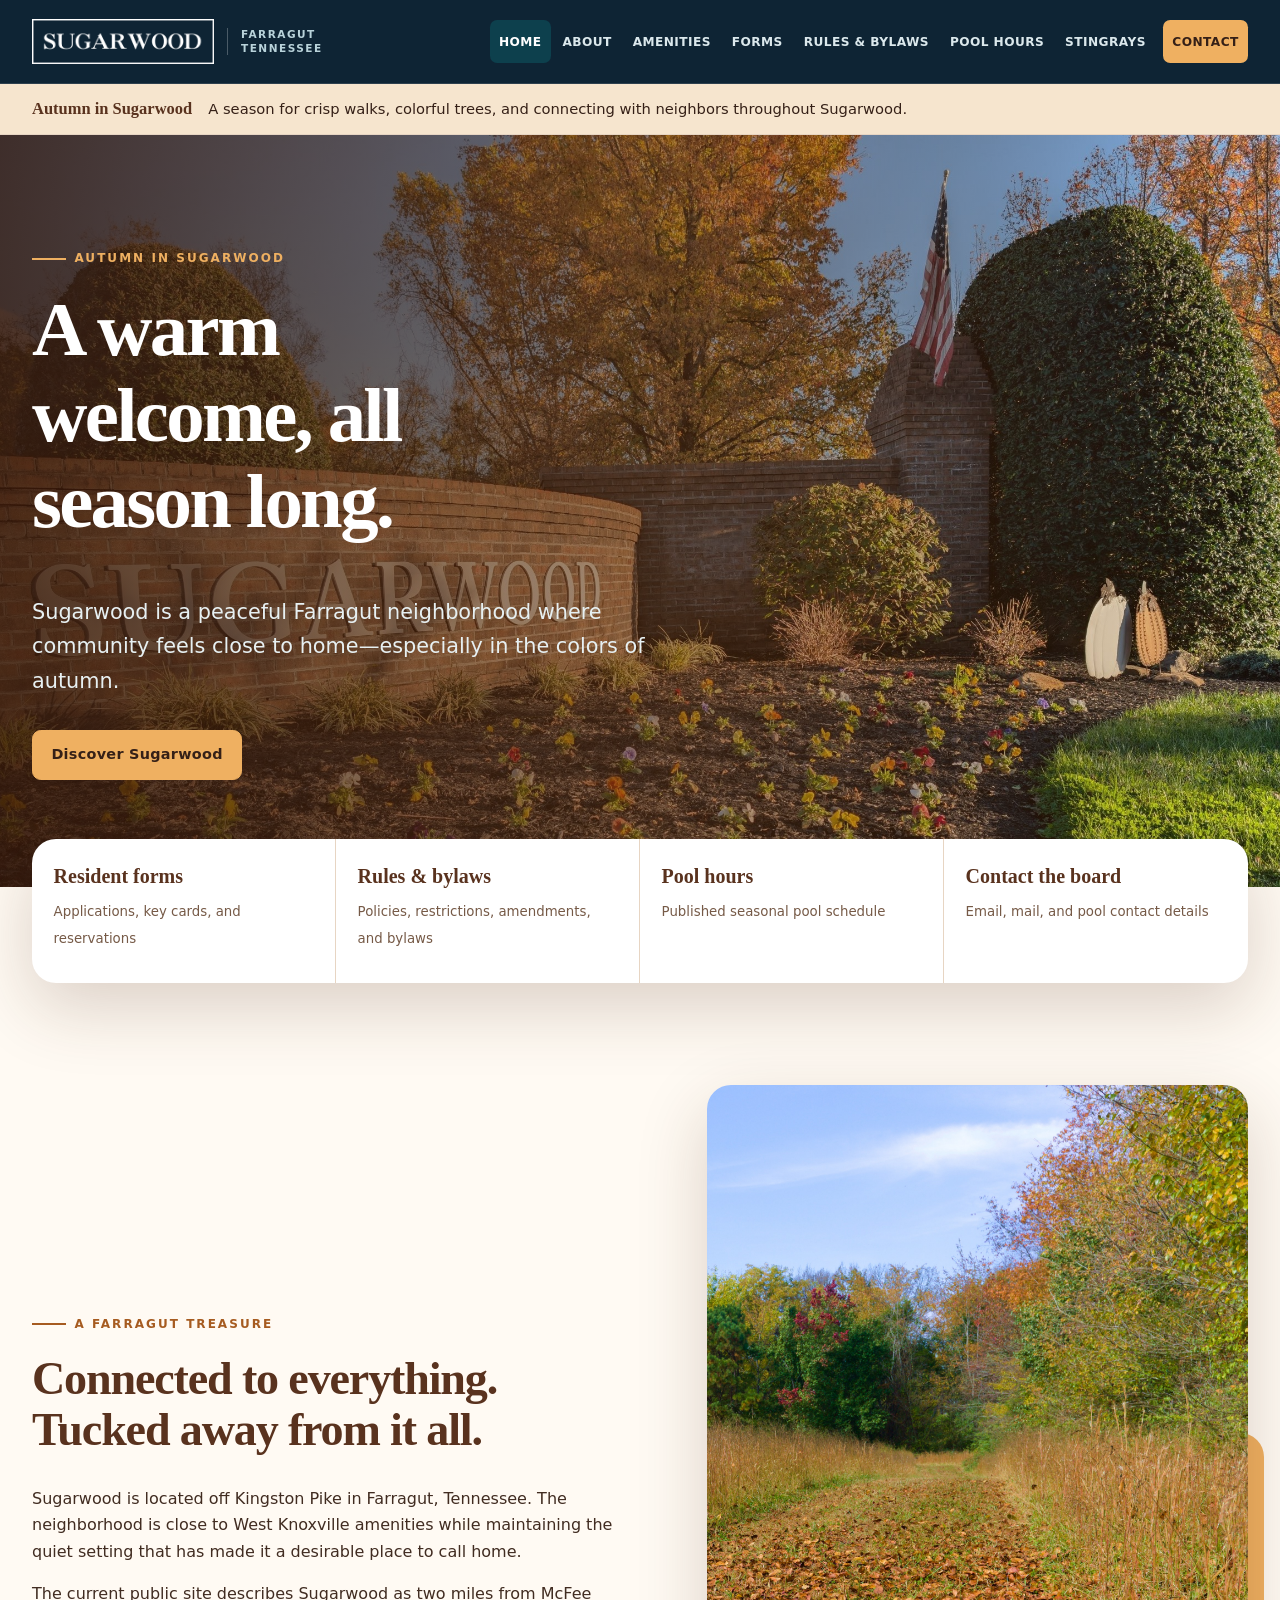
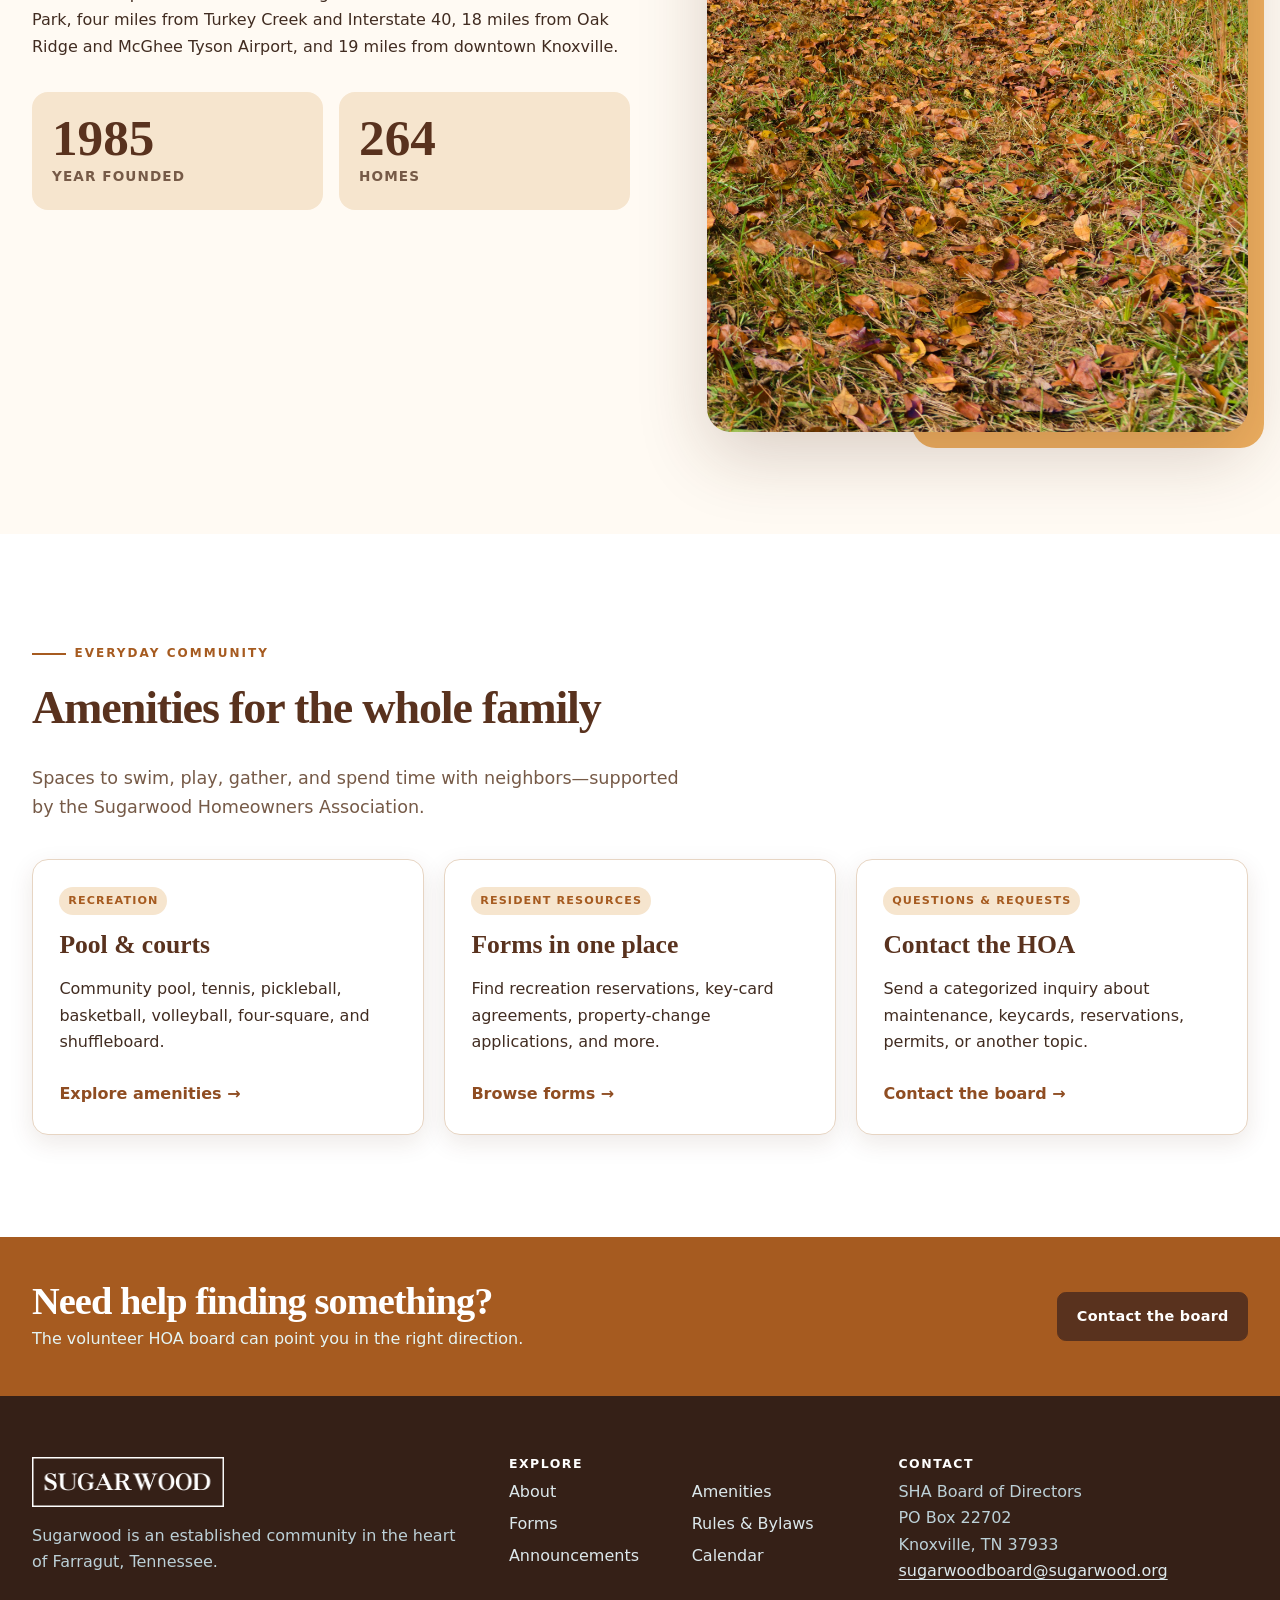
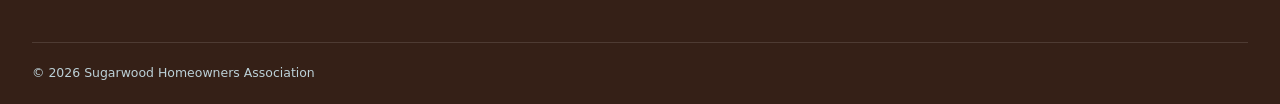
<file: index.html>
<!doctype html>
<html lang="en">
<head>
  <meta charset="utf-8">
  <meta name="viewport" content="width=device-width, initial-scale=1">
  <meta name="description" content="Sugarwood is an established community in Farragut, Tennessee, with recreation amenities and convenient access to West Knoxville.">
  <meta name="theme-color" content="#071d2e">
  <title>Home | Sugarwood at Farragut</title>
  <link rel="icon" href="assets/images/favicon-summer.jpg?v=20260810" type="image/jpeg">
  <link rel="stylesheet" href="assets/css/site.css?v=20261119-1">
</head>
<body>
  
<a class="skip-link" href="#main-content">Skip to main content</a>
<header class="site-header">
  <div class="container header-inner">
    <a class="brand" href="" aria-label="Sugarwood HOA home">
      <img src="assets/images/sw-logo-final.png" width="200" height="50" alt="Sugarwood">
      <span class="brand-location">Farragut<br>Tennessee</span>
    </a>
    <button class="menu-toggle" type="button" aria-label="Open navigation" aria-expanded="false" aria-controls="primary-navigation" data-menu-toggle>
      <span></span><span></span><span></span>
    </button>
    <nav class="site-nav" id="primary-navigation" aria-label="Primary navigation" data-site-nav data-open="false">
      <ul class="nav-list">
        <li><a href="" aria-current="page">Home</a></li>
<li><a href="about/">About</a></li>
<li><a href="amenities/">Amenities</a></li>
<li><a href="forms/">Forms</a></li>
<li><a href="rules/">Rules & Bylaws</a></li>
<li><a href="pool-hours/">Pool Hours</a></li>
<li><a href="sugarwood-stingrays/">Stingrays</a></li>
<li><a class="nav-contact" href="contact/">Contact</a></li>
      </ul>
    </nav>
  </div>
</header>
  <main id="main-content">
    
<section class="hero" style="--hero-image: url('../images/Sugarwood-Pool-e1723392724342.jpg')">
  <div class="container hero-inner">
    <span class="eyebrow">Welcome to Sugarwood</span>
    <h1>Home is found here.</h1>
    <p class="hero-copy">An established neighborhood in the heart of Farragut—close to schools, parks, shopping, and the places East Tennesseans love to explore.</p>
    <div class="button-row">
      <a class="button" href="about/">Discover Sugarwood</a>
    </div>
  </div>
</section>
<section class="quick-links" aria-label="Quick links">
  <div class="container quick-grid">
    <a class="quick-card" href="forms/"><strong>Resident forms</strong><small>Applications, key cards, and reservations</small></a>
    <a class="quick-card" href="rules/"><strong>Rules & bylaws</strong><small>Policies, restrictions, amendments, and bylaws</small></a>
    <a class="quick-card" href="pool-hours/"><strong>Pool hours</strong><small>Published seasonal pool schedule</small></a>
    <a class="quick-card" href="contact/"><strong>Contact the board</strong><small>Email, mail, and pool contact details</small></a>
  </div>
</section>
<section class="section">
  <div class="container split">
    <div>
      <span class="eyebrow">A Farragut treasure</span>
      <h2>Connected to everything. Tucked away from it all.</h2>
      <p>Sugarwood is located off Kingston Pike in Farragut, Tennessee. The neighborhood is close to West Knoxville amenities while maintaining the quiet setting that has made it a desirable place to call home.</p>
      <p>The current public site describes Sugarwood as two miles from McFee Park, four miles from Turkey Creek and Interstate 40, 18 miles from Oak Ridge and McGhee Tyson Airport, and 19 miles from downtown Knoxville.</p>
      <div class="stats" aria-label="Neighborhood facts">
        <div class="stat"><strong>1985</strong><span>Year founded</span></div>
        <div class="stat"><strong>264</strong><span>Homes</span></div>
      </div>
    </div>
    <div class="split-media"><img data-seasonal-home-image src="assets/images/Sugarwood-Pool-e1723392724342.jpg" width="1966" height="3932" alt="Sugarwood community landscape"></div>
  </div>
</section>
<section class="section section-white">
  <div class="container">
    <div class="section-heading">
      <span class="eyebrow">Everyday community</span>
      <h2>Amenities for the whole family</h2>
      <p>Spaces to swim, play, gather, and spend time with neighbors—supported by the Sugarwood Homeowners Association.</p>
    </div>
    <div class="card-grid">
      <a class="card card-link" href="amenities/"><span class="card-kicker">Recreation</span><h3>Pool & courts</h3><p>Community pool, tennis, pickleball, basketball, volleyball, four-square, and shuffleboard.</p><span class="text-link">Explore amenities →</span></a>
      <a class="card card-link" href="forms/"><span class="card-kicker">Resident resources</span><h3>Forms in one place</h3><p>Find recreation reservations, key-card agreements, property-change applications, and more.</p><span class="text-link">Browse forms →</span></a>
      <a class="card card-link" href="contact/"><span class="card-kicker">Questions & requests</span><h3>Contact the HOA</h3><p>Send a categorized inquiry about maintenance, keycards, reservations, permits, or another topic.</p><span class="text-link">Contact the board →</span></a>
    </div>
  </div>
</section>
  </main>
  
<section class="cta-band" aria-labelledby="footer-cta-title">
  <div class="container cta-inner">
    <div>
      <h2 id="footer-cta-title">Need help finding something?</h2>
      <p>The volunteer HOA board can point you in the right direction.</p>
    </div>
    <a class="button button-dark" href="contact/">Contact the board</a>
  </div>
</section>
<footer class="site-footer">
  <div class="container">
    <div class="footer-grid">
      <div class="footer-brand">
        <img src="assets/images/sw-logo-final.png" width="200" height="50" alt="Sugarwood">
        <p>Sugarwood is an established community in the heart of Farragut, Tennessee.</p>
      </div>
      <div>
        <h2>Explore</h2>
        <ul class="footer-links">
          <li><a href="about/">About</a></li>
          <li><a href="amenities/">Amenities</a></li>
          <li><a href="forms/">Forms</a></li>
          <li><a href="rules/">Rules & Bylaws</a></li>
          <li><a href="announcements/">Announcements</a></li>
          <li><a href="calendar/">Calendar</a></li>
        </ul>
      </div>
      <div>
        <h2>Contact</h2>
        <address>
          SHA Board of Directors<br>
          PO Box 22702<br>
          Knoxville, TN 37933
        </address>
        <p><a href="mailto:sugarwoodboard@sugarwood.org">sugarwoodboard@sugarwood.org</a></p>
      </div>
    </div>
    <div class="footer-bottom">
      <p>© 2026 Sugarwood Homeowners Association</p>
    </div>
  </div>
</footer>
  <script src="assets/js/site.js?v=20261119-1"></script>
</body>
</html>
</file>
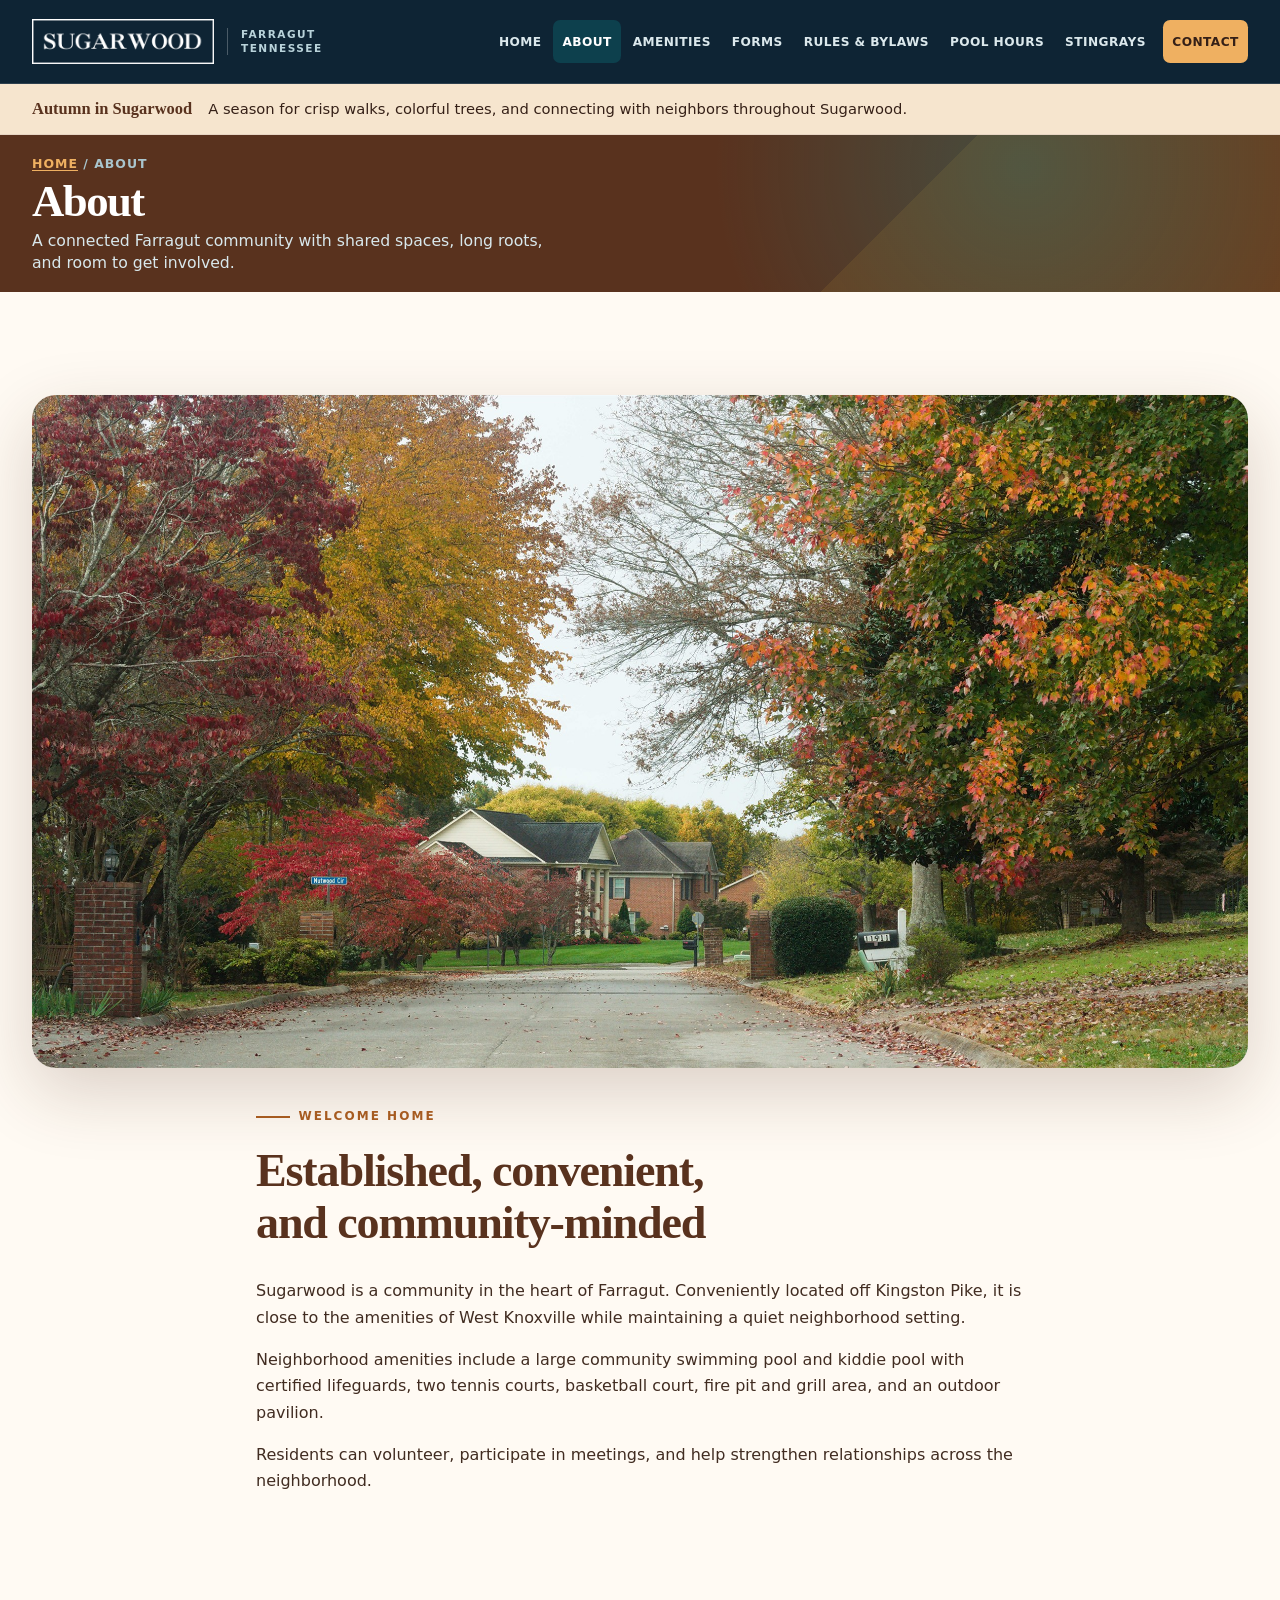
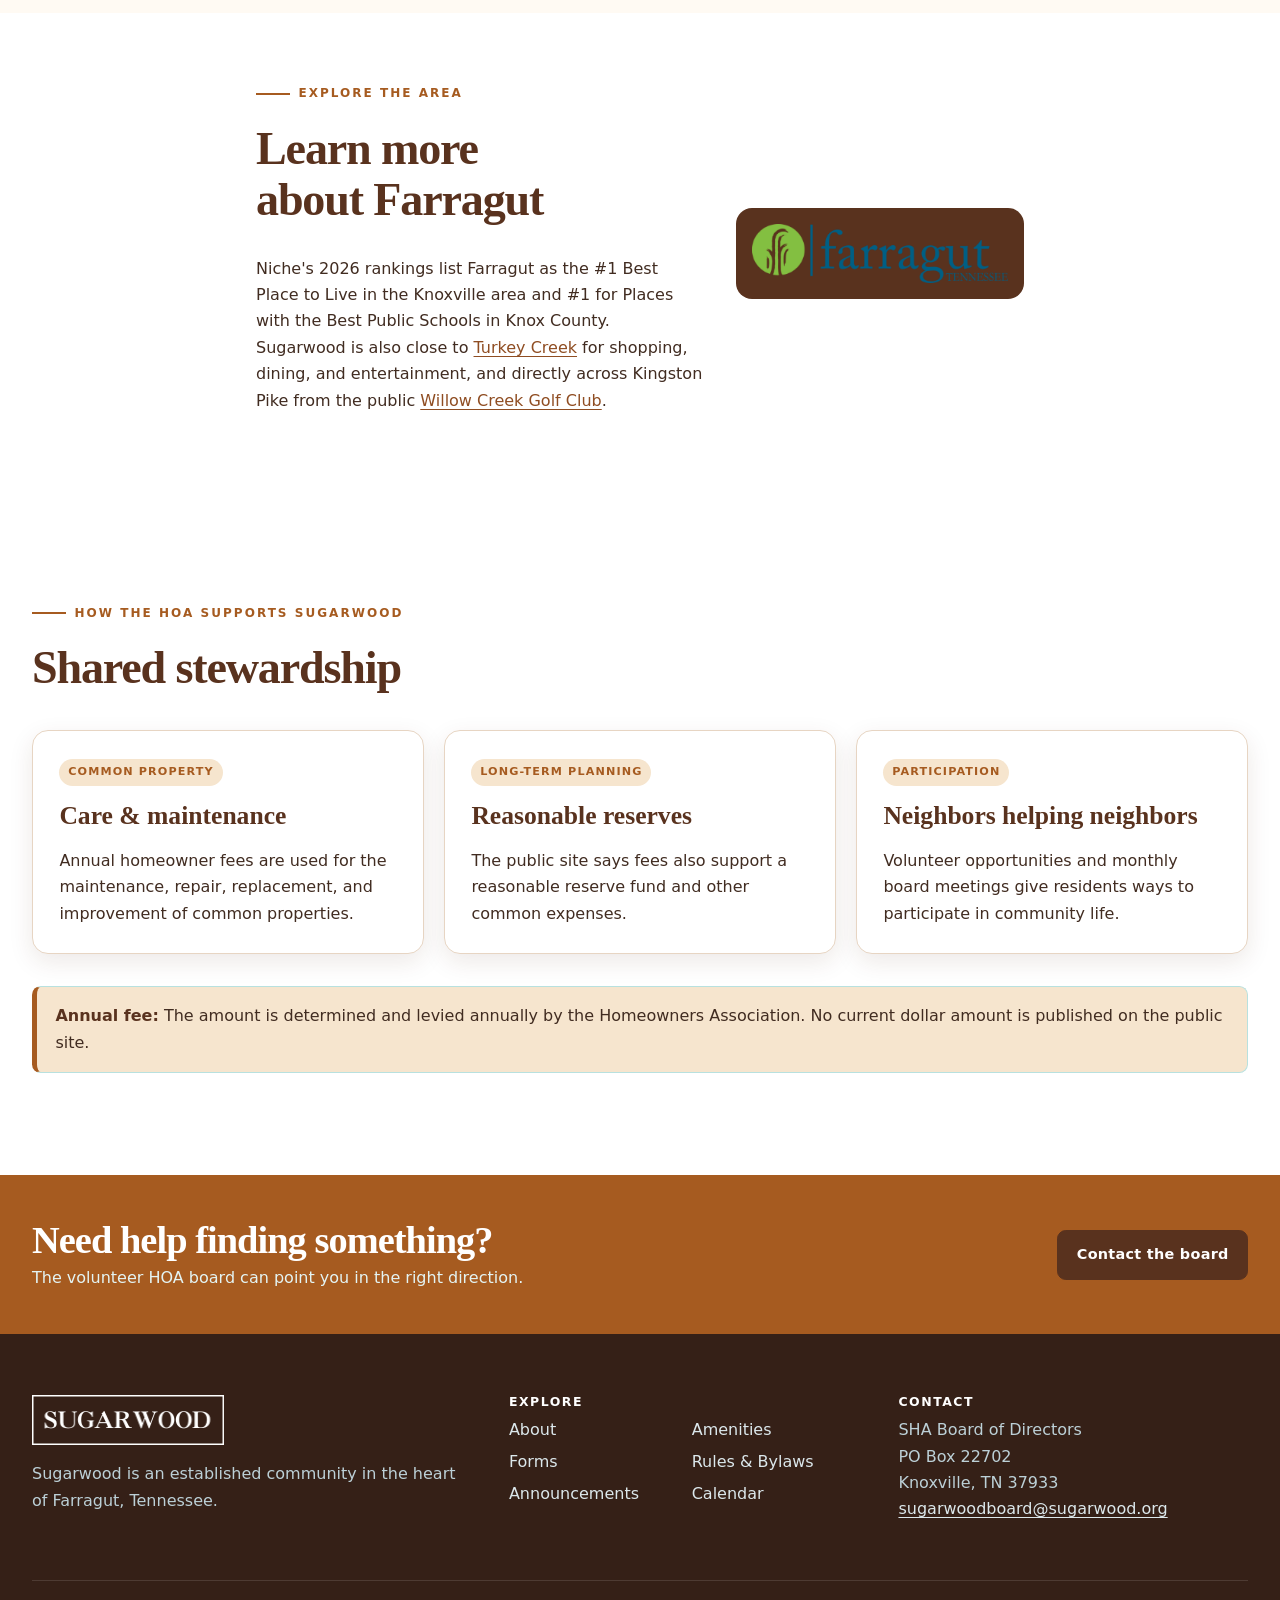
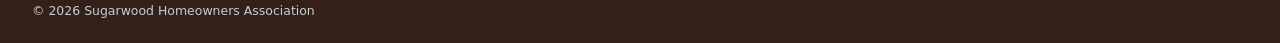
<file: about/index.html>
<!doctype html>
<html lang="en">
<head>
  <meta charset="utf-8">
  <meta name="viewport" content="width=device-width, initial-scale=1">
  <meta name="description" content="Learn about Sugarwood, its Farragut location, neighborhood amenities, and the role of the homeowners association.">
  <meta name="theme-color" content="#071d2e">
  <title>About | Sugarwood at Farragut</title>
  <link rel="icon" href="../assets/images/favicon-summer.jpg?v=20260810" type="image/jpeg">
  <link rel="stylesheet" href="../assets/css/site.css?v=20261119-1">
</head>
<body>
  
<a class="skip-link" href="#main-content">Skip to main content</a>
<header class="site-header">
  <div class="container header-inner">
    <a class="brand" href="../" aria-label="Sugarwood HOA home">
      <img src="../assets/images/sw-logo-final.png" width="200" height="50" alt="Sugarwood">
      <span class="brand-location">Farragut<br>Tennessee</span>
    </a>
    <button class="menu-toggle" type="button" aria-label="Open navigation" aria-expanded="false" aria-controls="primary-navigation" data-menu-toggle>
      <span></span><span></span><span></span>
    </button>
    <nav class="site-nav" id="primary-navigation" aria-label="Primary navigation" data-site-nav data-open="false">
      <ul class="nav-list">
        <li><a href="../">Home</a></li>
<li><a href="../about/" aria-current="page">About</a></li>
<li><a href="../amenities/">Amenities</a></li>
<li><a href="../forms/">Forms</a></li>
<li><a href="../rules/">Rules & Bylaws</a></li>
<li><a href="../pool-hours/">Pool Hours</a></li>
<li><a href="../sugarwood-stingrays/">Stingrays</a></li>
<li><a class="nav-contact" href="../contact/">Contact</a></li>
      </ul>
    </nav>
  </div>
</header>
  <main id="main-content">
    
<section class="page-hero">
  <div class="container">
    <nav class="breadcrumb" aria-label="Breadcrumb"><a href="../">Home</a> / About</nav>
    <h1>About</h1>
    <p class="page-lead">A connected Farragut community with shared spaces, long roots, and room to get involved.</p>
  </div>
</section>
<section class="section">
  <div class="container">
    <div class="wide-photo"><img data-seasonal-about-image src="../assets/images/swentrancecropped.jpg" width="2043" height="635" alt="Landscaped Sugarwood neighborhood entrance"></div>
    <div class="narrow mt-2">
      <span class="eyebrow">Welcome home</span>
      <h2>Established, convenient, and community-minded</h2>
      <p>Sugarwood is a community in the heart of Farragut. Conveniently located off Kingston Pike, it is close to the amenities of West Knoxville while maintaining a quiet neighborhood setting.</p>
      <p>Neighborhood amenities include a large community swimming pool and kiddie pool with certified lifeguards, two tennis courts, basketball court, fire pit and grill area, and an outdoor pavilion.</p>
      <p>Residents can volunteer, participate in meetings, and help strengthen relationships across the neighborhood.</p>
    </div>
  </div>
</section>
<section class="section-sm section-white">
  <div class="narrow farragut-feature">
    <div>
      <span class="eyebrow">Explore the area</span>
      <h2>Learn more about Farragut</h2>
      <p>Niche's 2026 rankings list Farragut as the #1 Best Place to Live in the Knoxville area and #1 for Places with the Best Public Schools in Knox County. Sugarwood is also close to <a href="https://turkeycreek.com/" target="_blank" rel="noopener">Turkey Creek</a> for shopping, dining, and entertainment, and directly across Kingston Pike from the public <a href="https://willowcreekgolf.net/" target="_blank" rel="noopener">Willow Creek Golf Club</a>.</p>
    </div>
    <a class="farragut-feature-mark" href="https://www.townoffarragut.org/" target="_blank" rel="noopener" aria-label="Learn more about Farragut at the Town of Farragut website"><img src="../assets/images/Document.png" alt="Learn more about Farragut"></a>
  </div>
</section>
<section class="section section-white">
  <div class="container">
    <div class="section-heading"><span class="eyebrow">How the HOA supports Sugarwood</span><h2>Shared stewardship</h2></div>
    <div class="card-grid">
      <div class="card"><span class="card-kicker">Common property</span><h3>Care & maintenance</h3><p>Annual homeowner fees are used for the maintenance, repair, replacement, and improvement of common properties.</p></div>
      <div class="card"><span class="card-kicker">Long-term planning</span><h3>Reasonable reserves</h3><p>The public site says fees also support a reasonable reserve fund and other common expenses.</p></div>
      <div class="card"><span class="card-kicker">Participation</span><h3>Neighbors helping neighbors</h3><p>Volunteer opportunities and monthly board meetings give residents ways to participate in community life.</p></div>
    </div>
    <div class="notice notice-info mt-2"><p><strong>Annual fee:</strong> The amount is determined and levied annually by the Homeowners Association. No current dollar amount is published on the public site.</p></div>
  </div>
</section>
  </main>
  
<section class="cta-band" aria-labelledby="footer-cta-title">
  <div class="container cta-inner">
    <div>
      <h2 id="footer-cta-title">Need help finding something?</h2>
      <p>The volunteer HOA board can point you in the right direction.</p>
    </div>
    <a class="button button-dark" href="../contact/">Contact the board</a>
  </div>
</section>
<footer class="site-footer">
  <div class="container">
    <div class="footer-grid">
      <div class="footer-brand">
        <img src="../assets/images/sw-logo-final.png" width="200" height="50" alt="Sugarwood">
        <p>Sugarwood is an established community in the heart of Farragut, Tennessee.</p>
      </div>
      <div>
        <h2>Explore</h2>
        <ul class="footer-links">
          <li><a href="../about/">About</a></li>
          <li><a href="../amenities/">Amenities</a></li>
          <li><a href="../forms/">Forms</a></li>
          <li><a href="../rules/">Rules & Bylaws</a></li>
          <li><a href="../announcements/">Announcements</a></li>
          <li><a href="../calendar/">Calendar</a></li>
        </ul>
      </div>
      <div>
        <h2>Contact</h2>
        <address>
          SHA Board of Directors<br>
          PO Box 22702<br>
          Knoxville, TN 37933
        </address>
        <p><a href="mailto:sugarwoodboard@sugarwood.org">sugarwoodboard@sugarwood.org</a></p>
      </div>
    </div>
    <div class="footer-bottom">
      <p>© 2026 Sugarwood Homeowners Association</p>
    </div>
  </div>
</footer>
  <script src="../assets/js/site.js?v=20261119-1"></script>
</body>
</html>
</file>
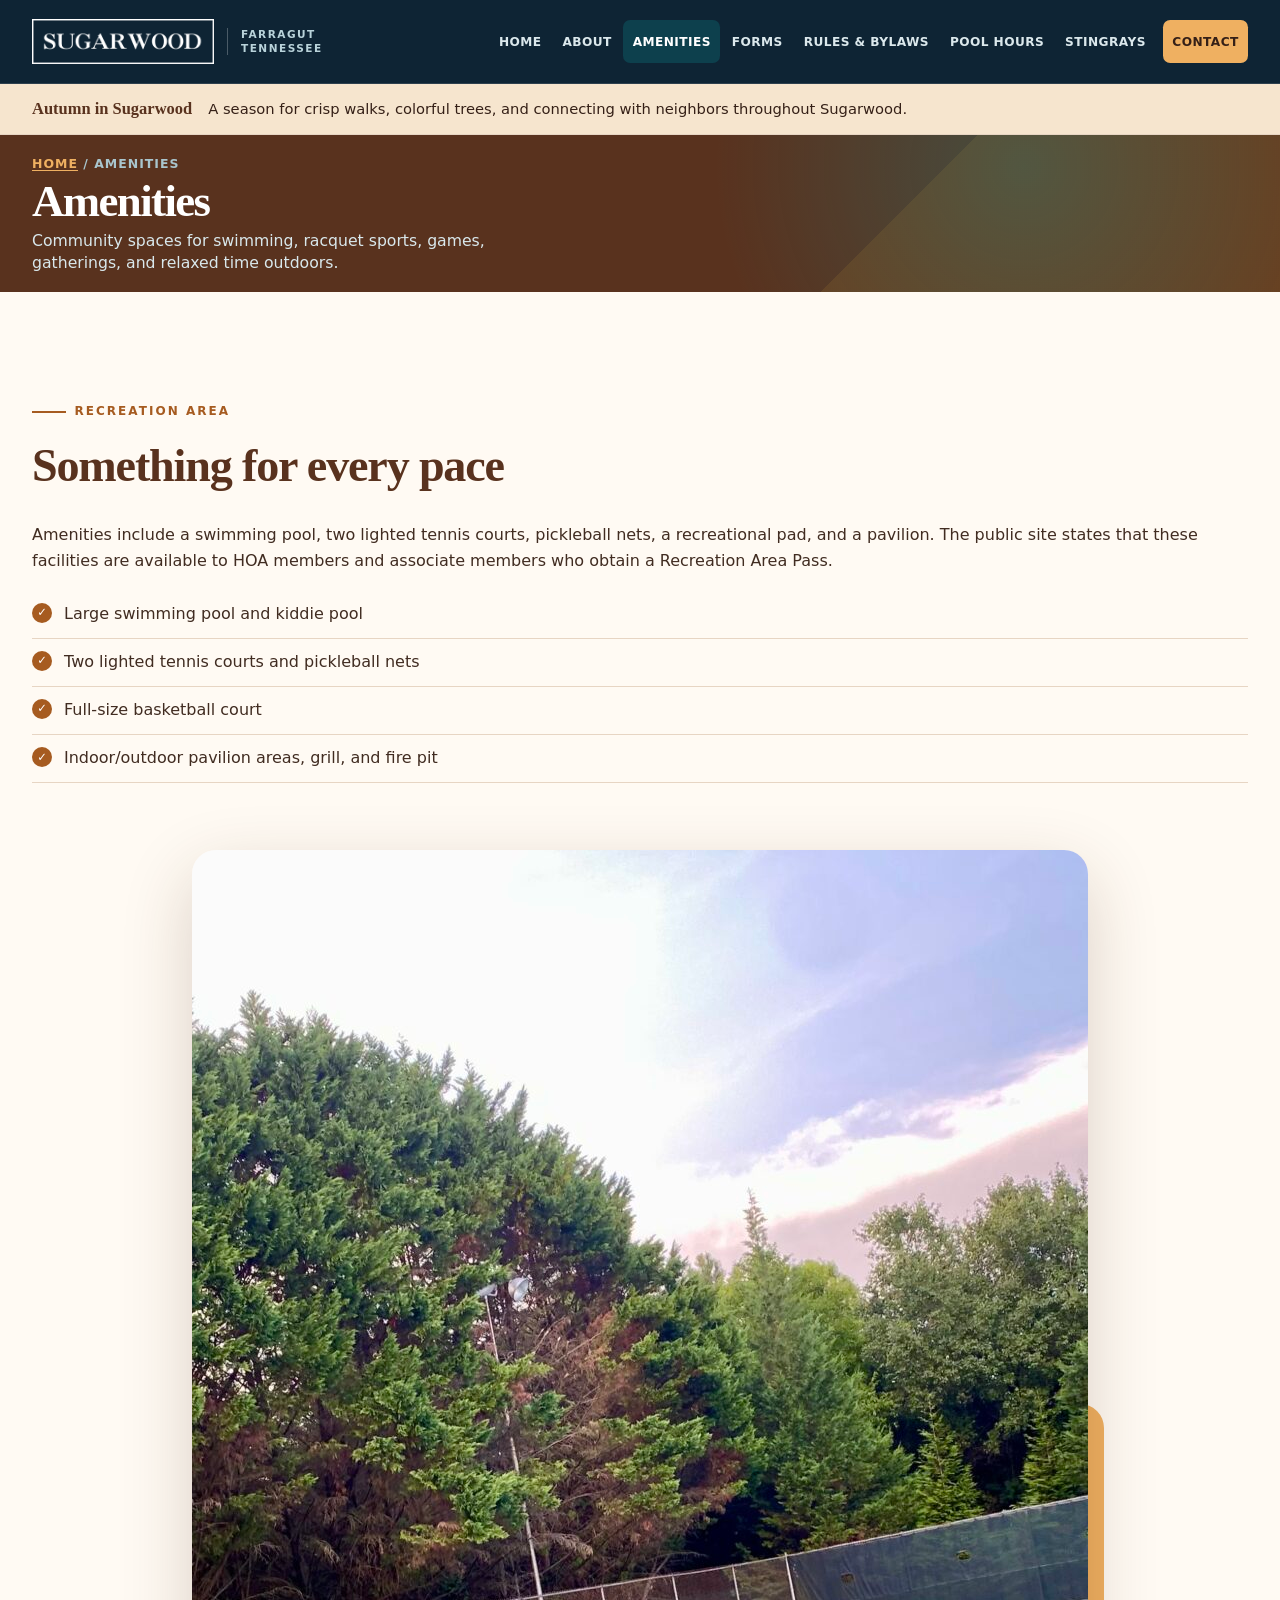
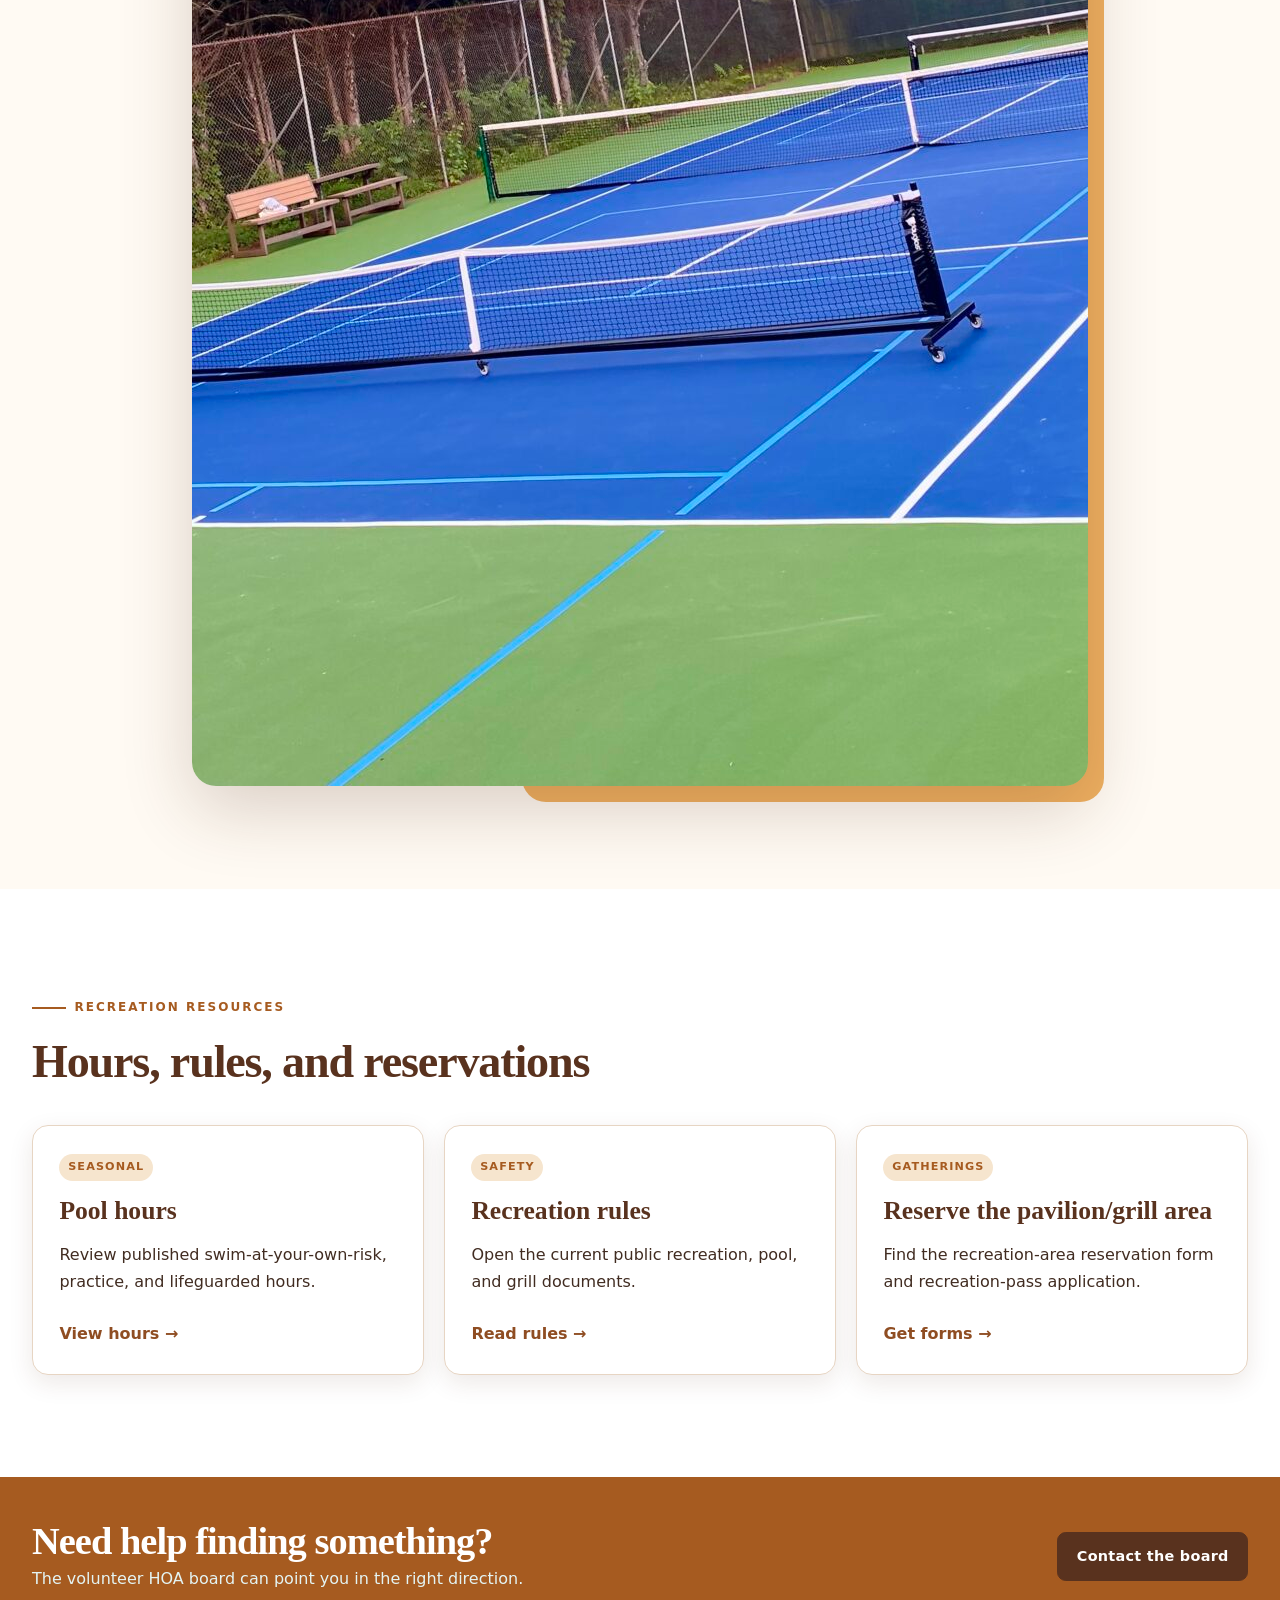
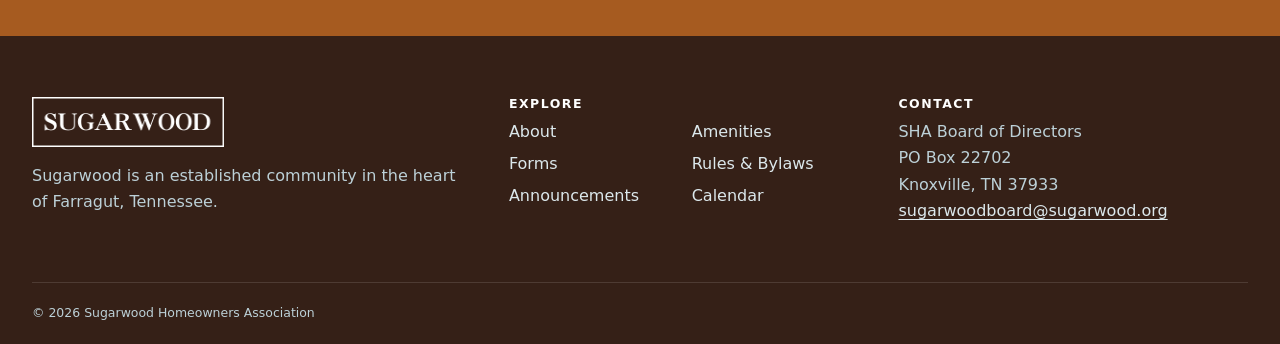
<file: amenities/index.html>
<!doctype html>
<html lang="en">
<head>
  <meta charset="utf-8">
  <meta name="viewport" content="width=device-width, initial-scale=1">
  <meta name="description" content="Explore Sugarwood community amenities, including the pool, courts, recreation pad, pavilion, grill, and fire pit.">
  <meta name="theme-color" content="#071d2e">
  <title>Amenities | Sugarwood at Farragut</title>
  <link rel="icon" href="../assets/images/favicon-summer.jpg?v=20260810" type="image/jpeg">
  <link rel="stylesheet" href="../assets/css/site.css?v=20261119-1">
</head>
<body>
  
<a class="skip-link" href="#main-content">Skip to main content</a>
<header class="site-header">
  <div class="container header-inner">
    <a class="brand" href="../" aria-label="Sugarwood HOA home">
      <img src="../assets/images/sw-logo-final.png" width="200" height="50" alt="Sugarwood">
      <span class="brand-location">Farragut<br>Tennessee</span>
    </a>
    <button class="menu-toggle" type="button" aria-label="Open navigation" aria-expanded="false" aria-controls="primary-navigation" data-menu-toggle>
      <span></span><span></span><span></span>
    </button>
    <nav class="site-nav" id="primary-navigation" aria-label="Primary navigation" data-site-nav data-open="false">
      <ul class="nav-list">
        <li><a href="../">Home</a></li>
<li><a href="../about/">About</a></li>
<li><a href="../amenities/" aria-current="page">Amenities</a></li>
<li><a href="../forms/">Forms</a></li>
<li><a href="../rules/">Rules & Bylaws</a></li>
<li><a href="../pool-hours/">Pool Hours</a></li>
<li><a href="../sugarwood-stingrays/">Stingrays</a></li>
<li><a class="nav-contact" href="../contact/">Contact</a></li>
      </ul>
    </nav>
  </div>
</header>
  <main id="main-content">
    
<section class="page-hero">
  <div class="container">
    <nav class="breadcrumb" aria-label="Breadcrumb"><a href="../">Home</a> / Amenities</nav>
    <h1>Amenities</h1>
    <p class="page-lead">Community spaces for swimming, racquet sports, games, gatherings, and relaxed time outdoors.</p>
  </div>
</section>
<section class="section">
  <div class="container amenities-layout">
    <div>
      <span class="eyebrow">Recreation area</span>
      <h2>Something for every pace</h2>
      <p>Amenities include a swimming pool, two lighted tennis courts, pickleball nets, a recreational pad, and a pavilion. The public site states that these facilities are available to HOA members and associate members who obtain a Recreation Area Pass.</p>
      <ul class="check-list">
        <li>Large swimming pool and kiddie pool</li>
        <li>Two lighted tennis courts and pickleball nets</li>
        <li>Full-size basketball court</li>
        <li>Indoor/outdoor pavilion areas, grill, and fire pit</li>
      </ul>
    </div>
    <div class="split-media amenities-media"><img src="../assets/images/IMG_0596-2048x1536.jpg" width="2048" height="1536" alt="Sugarwood recreation amenities"></div>
  </div>
</section>
<section class="section section-white">
  <div class="container">
    <div class="section-heading"><span class="eyebrow">Recreation resources</span><h2>Hours, rules, and reservations</h2></div>
    <div class="card-grid">
      <a class="card card-link" href="../pool-hours/"><span class="card-kicker">Seasonal</span><h3>Pool hours</h3><p>Review published swim-at-your-own-risk, practice, and lifeguarded hours.</p><span class="text-link">View hours →</span></a>
      <a class="card card-link" href="../rules/"><span class="card-kicker">Safety</span><h3>Recreation rules</h3><p>Open the current public recreation, pool, and grill documents.</p><span class="text-link">Read rules →</span></a>
      <a class="card card-link" href="../forms/"><span class="card-kicker">Gatherings</span><h3>Reserve the pavilion/grill area</h3><p>Find the recreation-area reservation form and recreation-pass application.</p><span class="text-link">Get forms →</span></a>
    </div>
  </div>
</section>
  </main>
  
<section class="cta-band" aria-labelledby="footer-cta-title">
  <div class="container cta-inner">
    <div>
      <h2 id="footer-cta-title">Need help finding something?</h2>
      <p>The volunteer HOA board can point you in the right direction.</p>
    </div>
    <a class="button button-dark" href="../contact/">Contact the board</a>
  </div>
</section>
<footer class="site-footer">
  <div class="container">
    <div class="footer-grid">
      <div class="footer-brand">
        <img src="../assets/images/sw-logo-final.png" width="200" height="50" alt="Sugarwood">
        <p>Sugarwood is an established community in the heart of Farragut, Tennessee.</p>
      </div>
      <div>
        <h2>Explore</h2>
        <ul class="footer-links">
          <li><a href="../about/">About</a></li>
          <li><a href="../amenities/">Amenities</a></li>
          <li><a href="../forms/">Forms</a></li>
          <li><a href="../rules/">Rules & Bylaws</a></li>
          <li><a href="../announcements/">Announcements</a></li>
          <li><a href="../calendar/">Calendar</a></li>
        </ul>
      </div>
      <div>
        <h2>Contact</h2>
        <address>
          SHA Board of Directors<br>
          PO Box 22702<br>
          Knoxville, TN 37933
        </address>
        <p><a href="mailto:sugarwoodboard@sugarwood.org">sugarwoodboard@sugarwood.org</a></p>
      </div>
    </div>
    <div class="footer-bottom">
      <p>© 2026 Sugarwood Homeowners Association</p>
    </div>
  </div>
</footer>
  <script src="../assets/js/site.js?v=20261119-1"></script>
</body>
</html>
</file>
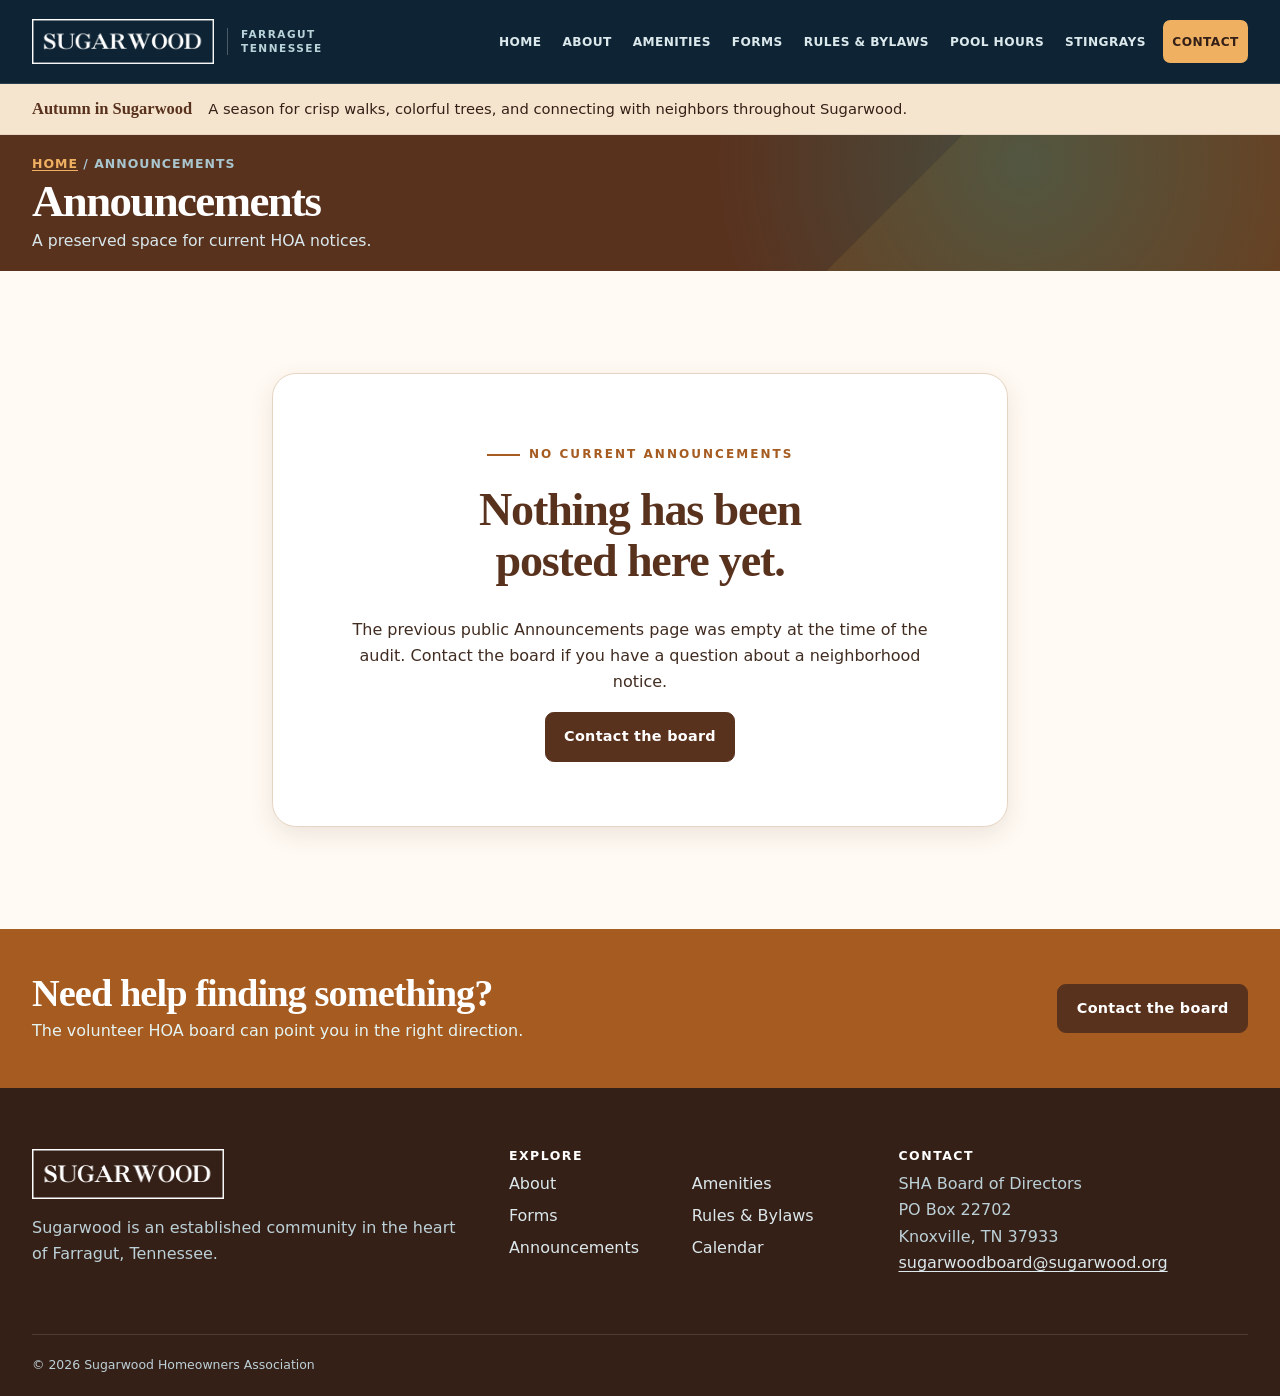
<file: announcements/index.html>
<!doctype html>
<html lang="en">
<head>
  <meta charset="utf-8">
  <meta name="viewport" content="width=device-width, initial-scale=1">
  <meta name="description" content="Current Sugarwood HOA announcements and neighborhood notices.">
  <meta name="theme-color" content="#071d2e">
  <title>Announcements | Sugarwood at Farragut</title>
  <link rel="icon" href="../assets/images/favicon-summer.jpg?v=20260810" type="image/jpeg">
  <link rel="stylesheet" href="../assets/css/site.css?v=20261119-1">
</head>
<body>
  
<a class="skip-link" href="#main-content">Skip to main content</a>
<header class="site-header">
  <div class="container header-inner">
    <a class="brand" href="../" aria-label="Sugarwood HOA home">
      <img src="../assets/images/sw-logo-final.png" width="200" height="50" alt="Sugarwood">
      <span class="brand-location">Farragut<br>Tennessee</span>
    </a>
    <button class="menu-toggle" type="button" aria-label="Open navigation" aria-expanded="false" aria-controls="primary-navigation" data-menu-toggle>
      <span></span><span></span><span></span>
    </button>
    <nav class="site-nav" id="primary-navigation" aria-label="Primary navigation" data-site-nav data-open="false">
      <ul class="nav-list">
        <li><a href="../">Home</a></li>
<li><a href="../about/">About</a></li>
<li><a href="../amenities/">Amenities</a></li>
<li><a href="../forms/">Forms</a></li>
<li><a href="../rules/">Rules & Bylaws</a></li>
<li><a href="../pool-hours/">Pool Hours</a></li>
<li><a href="../sugarwood-stingrays/">Stingrays</a></li>
<li><a class="nav-contact" href="../contact/">Contact</a></li>
      </ul>
    </nav>
  </div>
</header>
  <main id="main-content">
    
<section class="page-hero">
  <div class="container">
    <nav class="breadcrumb" aria-label="Breadcrumb"><a href="../">Home</a> / Announcements</nav>
    <h1>Announcements</h1>
    <p class="page-lead">A preserved space for current HOA notices.</p>
  </div>
</section>
<section class="section"><div class="container"><div class="empty-state"><span class="eyebrow">No current announcements</span><h2>Nothing has been posted here yet.</h2><p>The previous public Announcements page was empty at the time of the audit. Contact the board if you have a question about a neighborhood notice.</p><a class="button button-dark" href="../contact/">Contact the board</a></div></div></section>
  </main>
  
<section class="cta-band" aria-labelledby="footer-cta-title">
  <div class="container cta-inner">
    <div>
      <h2 id="footer-cta-title">Need help finding something?</h2>
      <p>The volunteer HOA board can point you in the right direction.</p>
    </div>
    <a class="button button-dark" href="../contact/">Contact the board</a>
  </div>
</section>
<footer class="site-footer">
  <div class="container">
    <div class="footer-grid">
      <div class="footer-brand">
        <img src="../assets/images/sw-logo-final.png" width="200" height="50" alt="Sugarwood">
        <p>Sugarwood is an established community in the heart of Farragut, Tennessee.</p>
      </div>
      <div>
        <h2>Explore</h2>
        <ul class="footer-links">
          <li><a href="../about/">About</a></li>
          <li><a href="../amenities/">Amenities</a></li>
          <li><a href="../forms/">Forms</a></li>
          <li><a href="../rules/">Rules & Bylaws</a></li>
          <li><a href="../announcements/">Announcements</a></li>
          <li><a href="../calendar/">Calendar</a></li>
        </ul>
      </div>
      <div>
        <h2>Contact</h2>
        <address>
          SHA Board of Directors<br>
          PO Box 22702<br>
          Knoxville, TN 37933
        </address>
        <p><a href="mailto:sugarwoodboard@sugarwood.org">sugarwoodboard@sugarwood.org</a></p>
      </div>
    </div>
    <div class="footer-bottom">
      <p>© 2026 Sugarwood Homeowners Association</p>
    </div>
  </div>
</footer>
  <script src="../assets/js/site.js?v=20261119-1"></script>
</body>
</html>
</file>
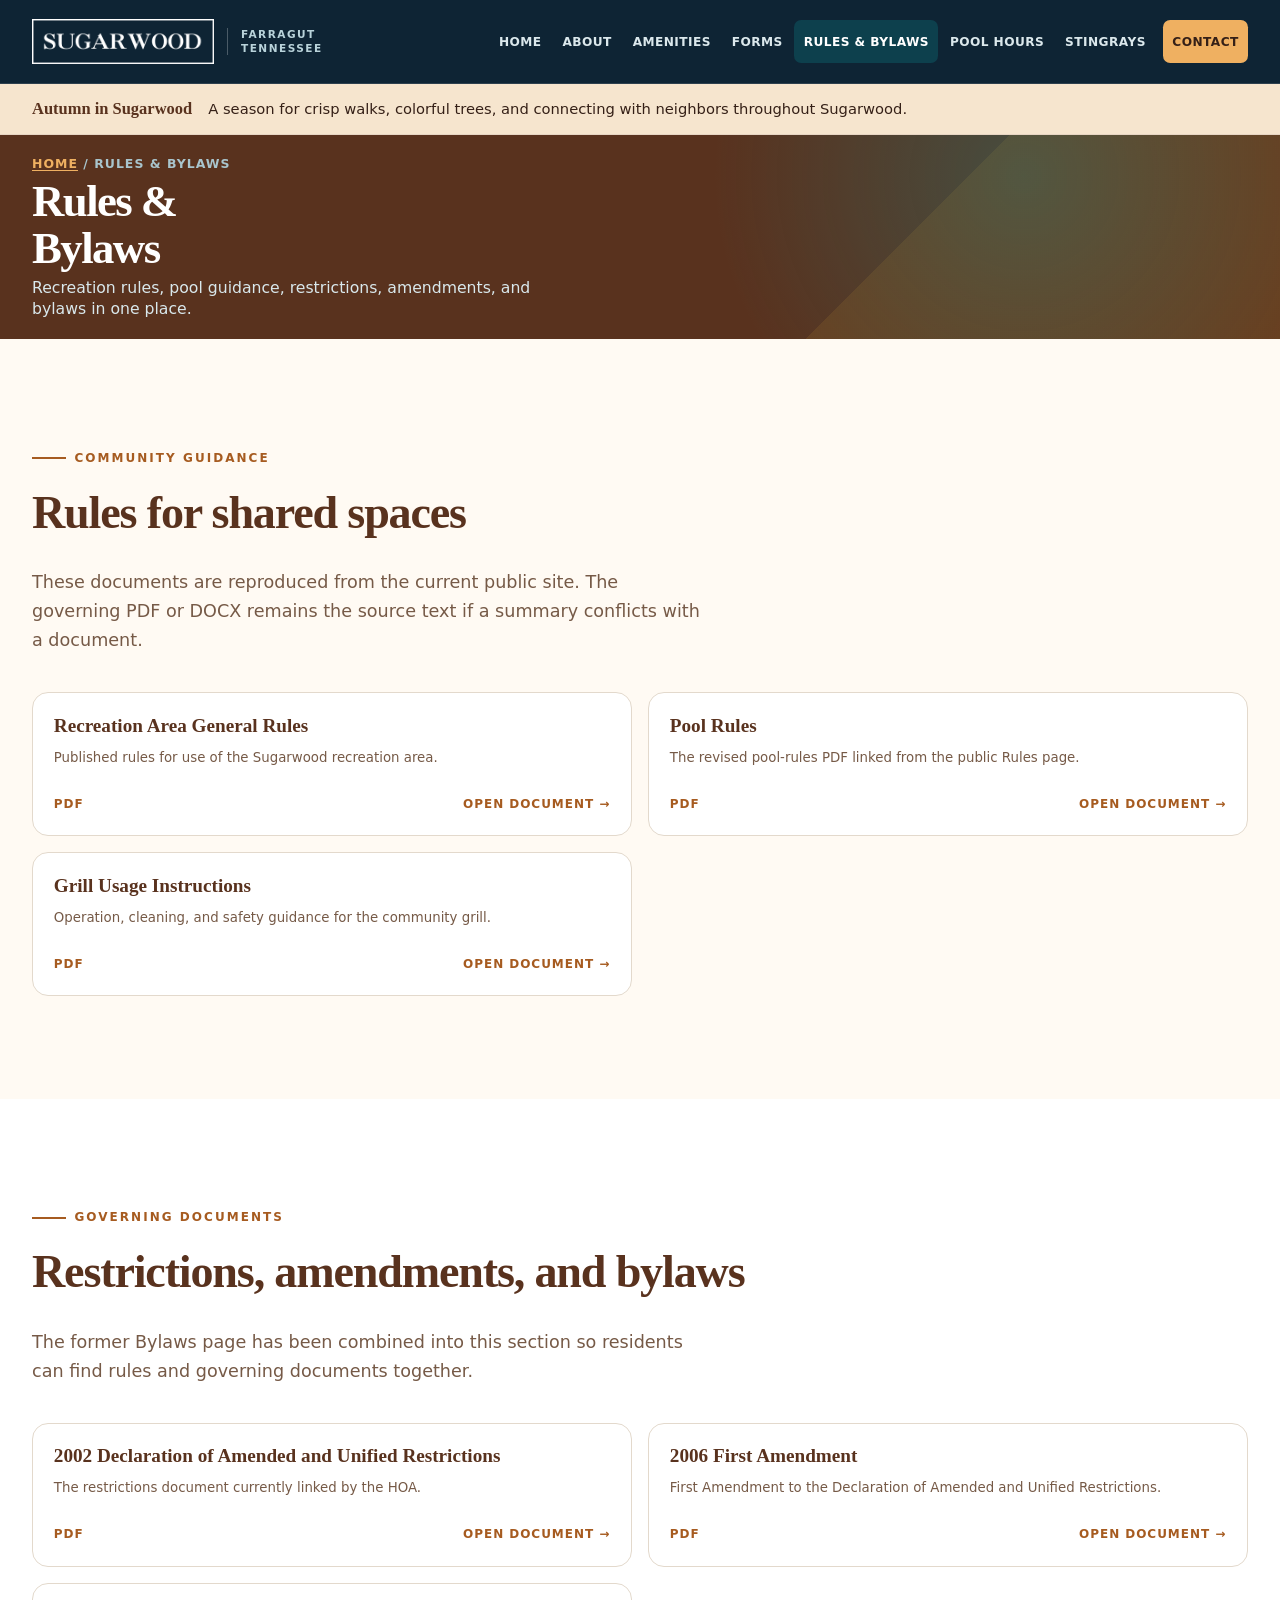
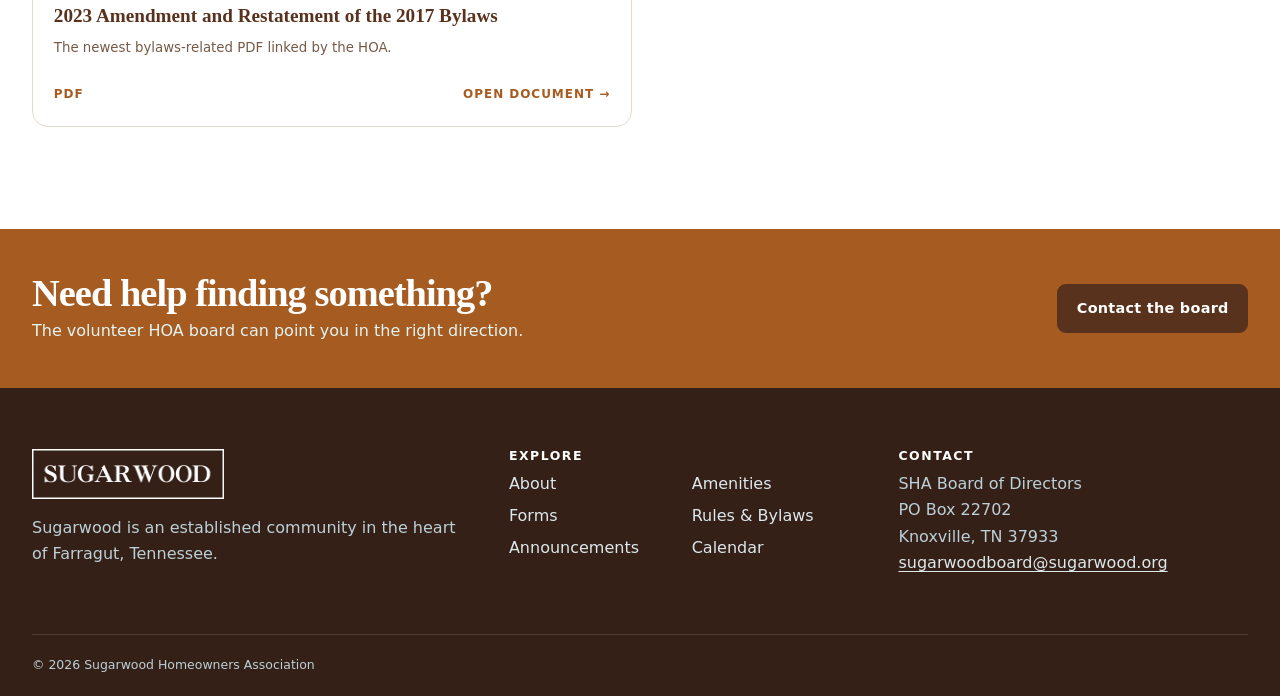
<file: bylaws/index.html>
<!doctype html>
<html lang="en">
<head>
  <meta charset="utf-8">
  <meta name="viewport" content="width=device-width, initial-scale=1">
  <meta name="robots" content="noindex">
  <meta http-equiv="refresh" content="0; url=../rules/#governing-documents">
  <title>Rules &amp; Bylaws | Sugarwood at Farragut</title>
  <link rel="stylesheet" href="../assets/css/site.css?v=20261119-1">
</head>
<body class="redirect-page">
  <main class="redirect-card">
    <span class="eyebrow">Page moved</span>
    <h1 style="font-size:clamp(2rem,6vw,3.6rem)">Rules &amp; Bylaws</h1>
    <p>The bylaws have been combined with the Rules page.</p>
    <a class="button button-dark" href="../rules/#governing-documents">Continue</a>
  </main>
</body>
</html>
</file>
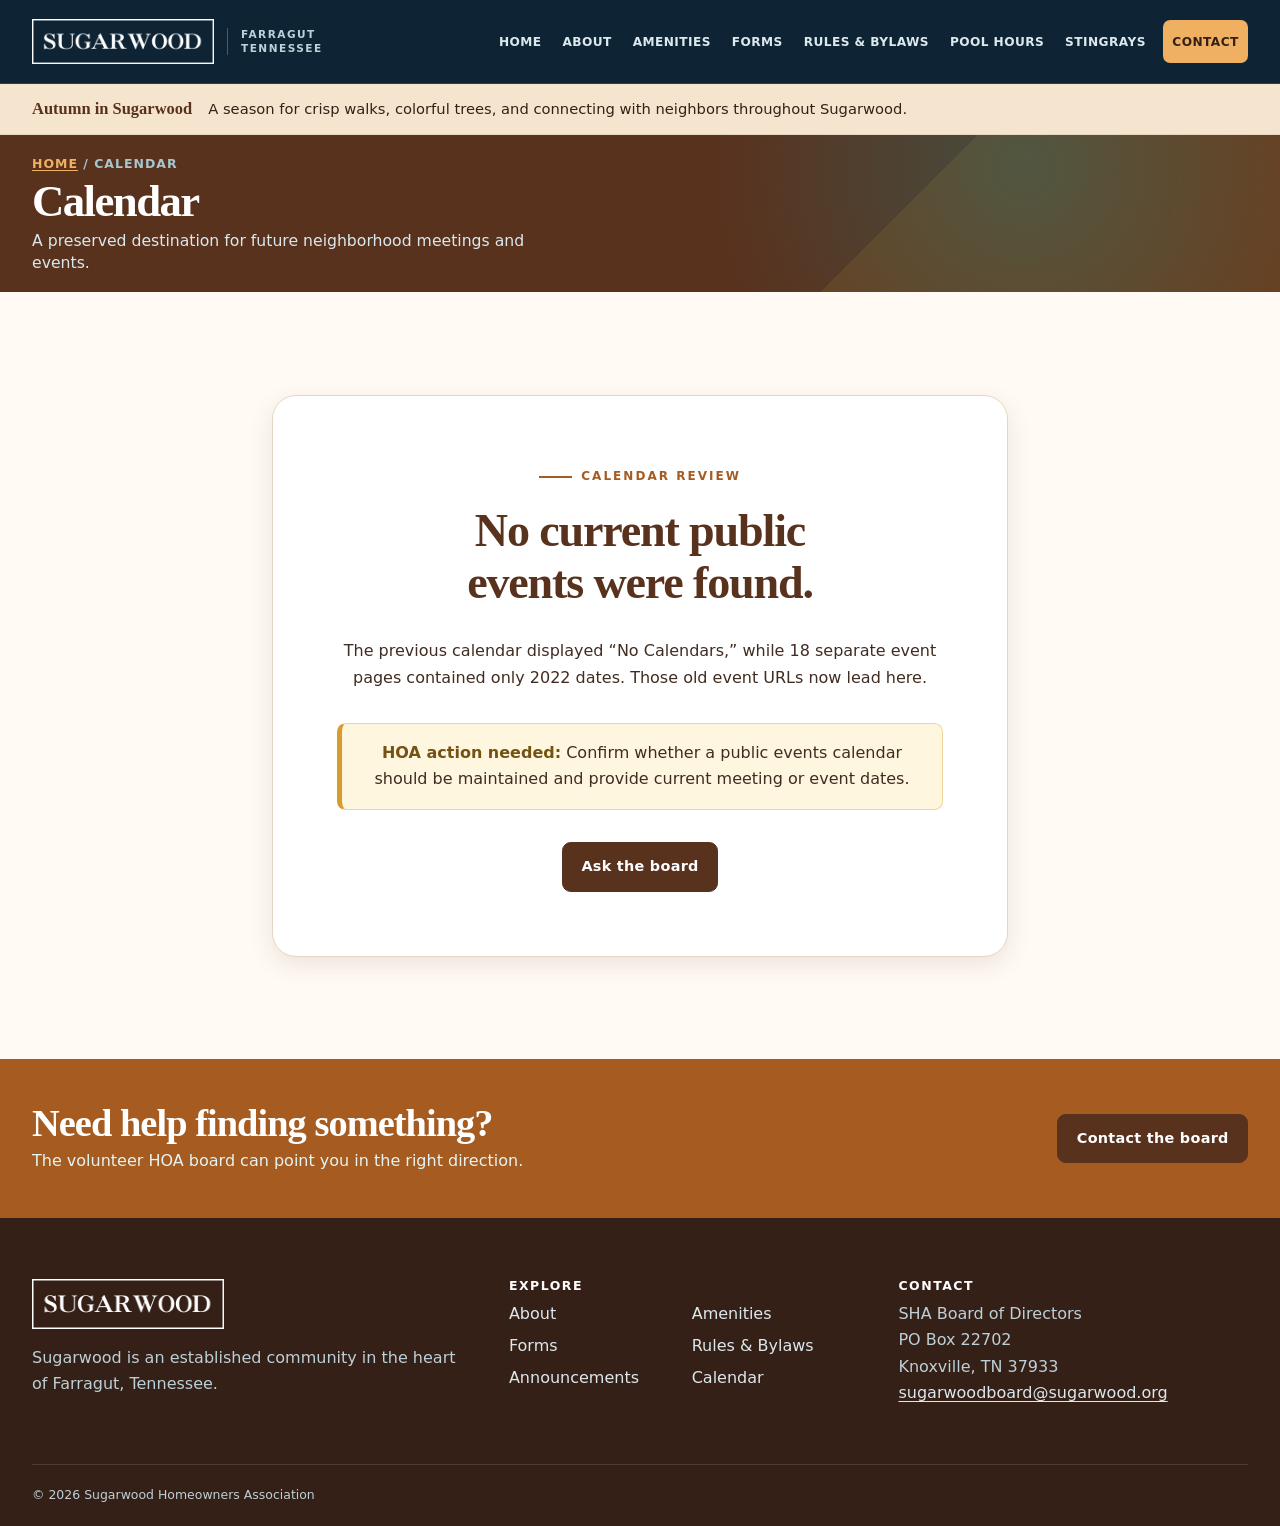
<file: calendar/index.html>
<!doctype html>
<html lang="en">
<head>
  <meta charset="utf-8">
  <meta name="viewport" content="width=device-width, initial-scale=1">
  <meta name="description" content="Sugarwood HOA calendar and neighborhood event information.">
  <meta name="theme-color" content="#071d2e">
  <title>Calendar | Sugarwood at Farragut</title>
  <link rel="icon" href="../assets/images/favicon-summer.jpg?v=20260810" type="image/jpeg">
  <link rel="stylesheet" href="../assets/css/site.css?v=20261119-1">
</head>
<body>
  
<a class="skip-link" href="#main-content">Skip to main content</a>
<header class="site-header">
  <div class="container header-inner">
    <a class="brand" href="../" aria-label="Sugarwood HOA home">
      <img src="../assets/images/sw-logo-final.png" width="200" height="50" alt="Sugarwood">
      <span class="brand-location">Farragut<br>Tennessee</span>
    </a>
    <button class="menu-toggle" type="button" aria-label="Open navigation" aria-expanded="false" aria-controls="primary-navigation" data-menu-toggle>
      <span></span><span></span><span></span>
    </button>
    <nav class="site-nav" id="primary-navigation" aria-label="Primary navigation" data-site-nav data-open="false">
      <ul class="nav-list">
        <li><a href="../">Home</a></li>
<li><a href="../about/">About</a></li>
<li><a href="../amenities/">Amenities</a></li>
<li><a href="../forms/">Forms</a></li>
<li><a href="../rules/">Rules & Bylaws</a></li>
<li><a href="../pool-hours/">Pool Hours</a></li>
<li><a href="../sugarwood-stingrays/">Stingrays</a></li>
<li><a class="nav-contact" href="../contact/">Contact</a></li>
      </ul>
    </nav>
  </div>
</header>
  <main id="main-content">
    
<section class="page-hero">
  <div class="container">
    <nav class="breadcrumb" aria-label="Breadcrumb"><a href="../">Home</a> / Calendar</nav>
    <h1>Calendar</h1>
    <p class="page-lead">A preserved destination for future neighborhood meetings and events.</p>
  </div>
</section>
<section class="section"><div class="container"><div class="empty-state"><span class="eyebrow">Calendar review</span><h2>No current public events were found.</h2><p>The previous calendar displayed “No Calendars,” while 18 separate event pages contained only 2022 dates. Those old event URLs now lead here.</p><div class="notice mt-2"><p><strong>HOA action needed:</strong> Confirm whether a public events calendar should be maintained and provide current meeting or event dates.</p></div><div class="button-row mt-2" style="justify-content:center"><a class="button button-dark" href="../contact/">Ask the board</a></div></div></div></section>
  </main>
  
<section class="cta-band" aria-labelledby="footer-cta-title">
  <div class="container cta-inner">
    <div>
      <h2 id="footer-cta-title">Need help finding something?</h2>
      <p>The volunteer HOA board can point you in the right direction.</p>
    </div>
    <a class="button button-dark" href="../contact/">Contact the board</a>
  </div>
</section>
<footer class="site-footer">
  <div class="container">
    <div class="footer-grid">
      <div class="footer-brand">
        <img src="../assets/images/sw-logo-final.png" width="200" height="50" alt="Sugarwood">
        <p>Sugarwood is an established community in the heart of Farragut, Tennessee.</p>
      </div>
      <div>
        <h2>Explore</h2>
        <ul class="footer-links">
          <li><a href="../about/">About</a></li>
          <li><a href="../amenities/">Amenities</a></li>
          <li><a href="../forms/">Forms</a></li>
          <li><a href="../rules/">Rules & Bylaws</a></li>
          <li><a href="../announcements/">Announcements</a></li>
          <li><a href="../calendar/">Calendar</a></li>
        </ul>
      </div>
      <div>
        <h2>Contact</h2>
        <address>
          SHA Board of Directors<br>
          PO Box 22702<br>
          Knoxville, TN 37933
        </address>
        <p><a href="mailto:sugarwoodboard@sugarwood.org">sugarwoodboard@sugarwood.org</a></p>
      </div>
    </div>
    <div class="footer-bottom">
      <p>© 2026 Sugarwood Homeowners Association</p>
    </div>
  </div>
</footer>
  <script src="../assets/js/site.js?v=20261119-1"></script>
</body>
</html>
</file>
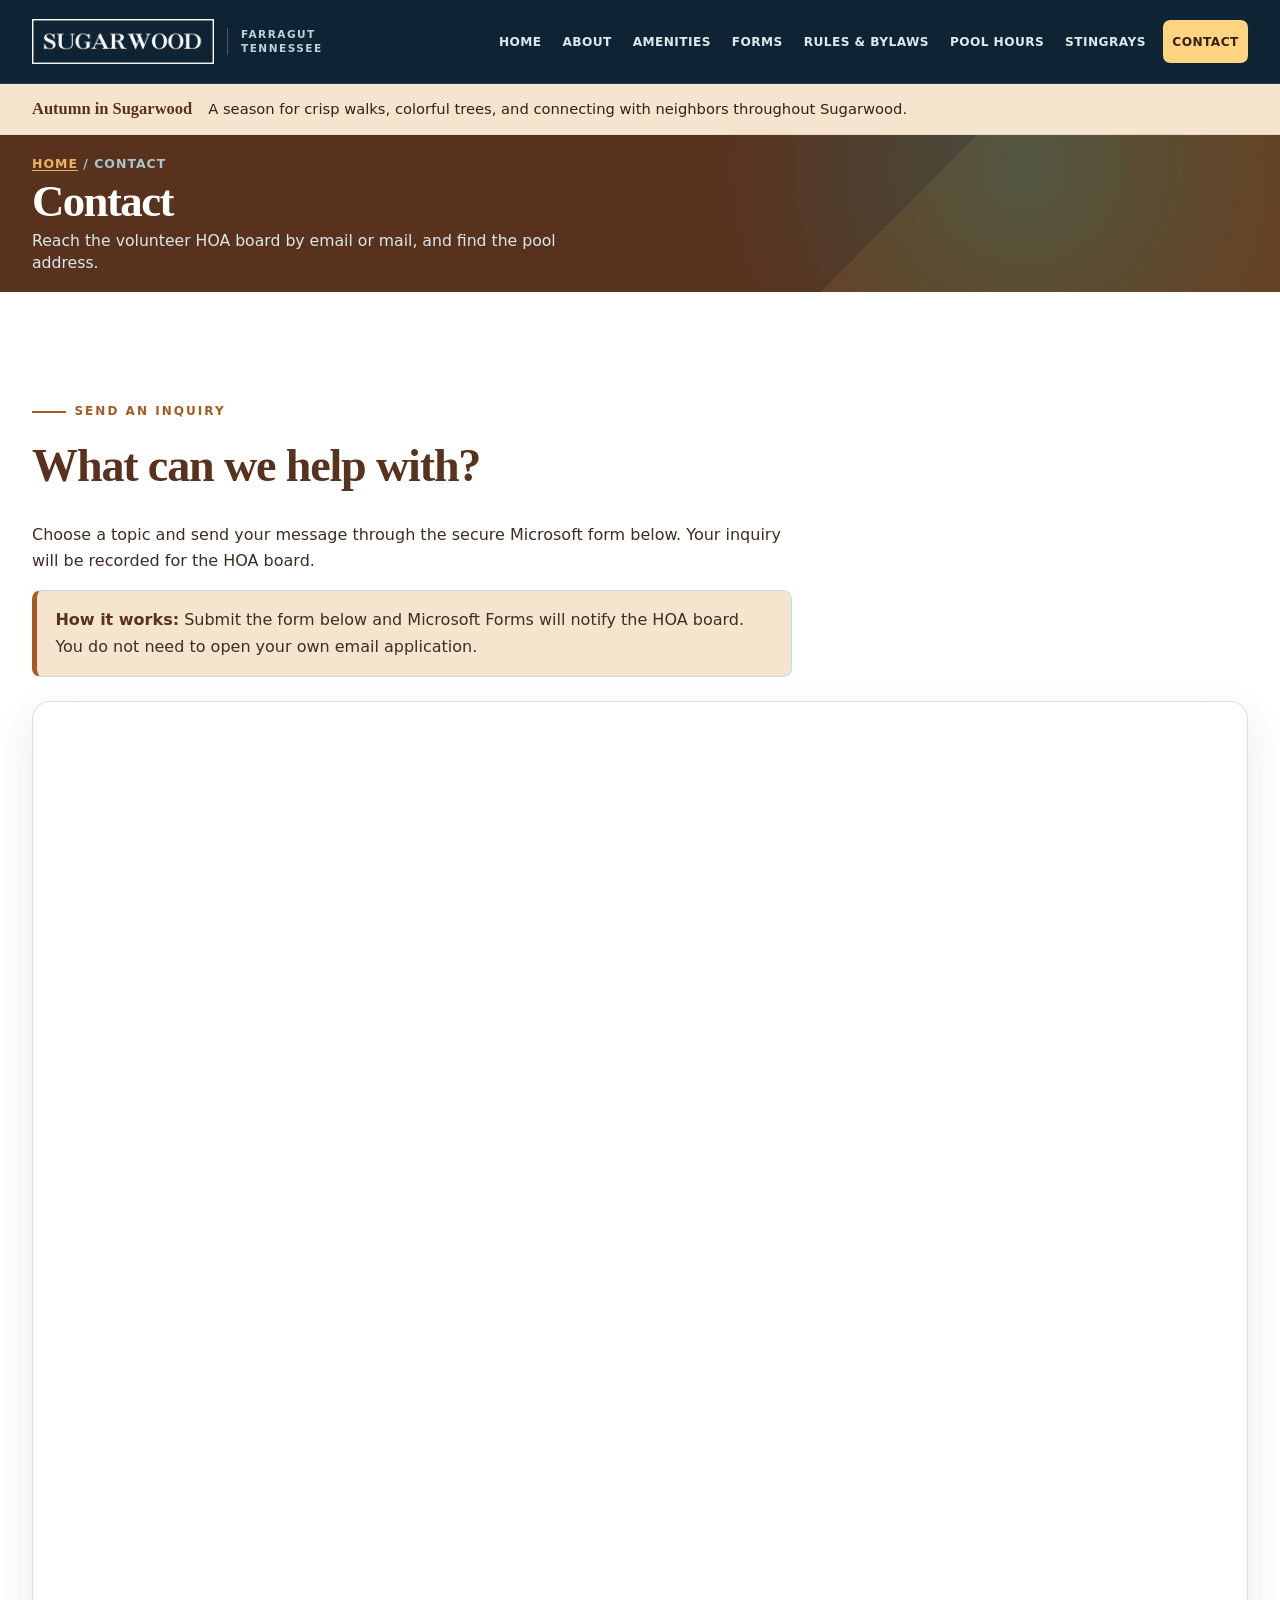
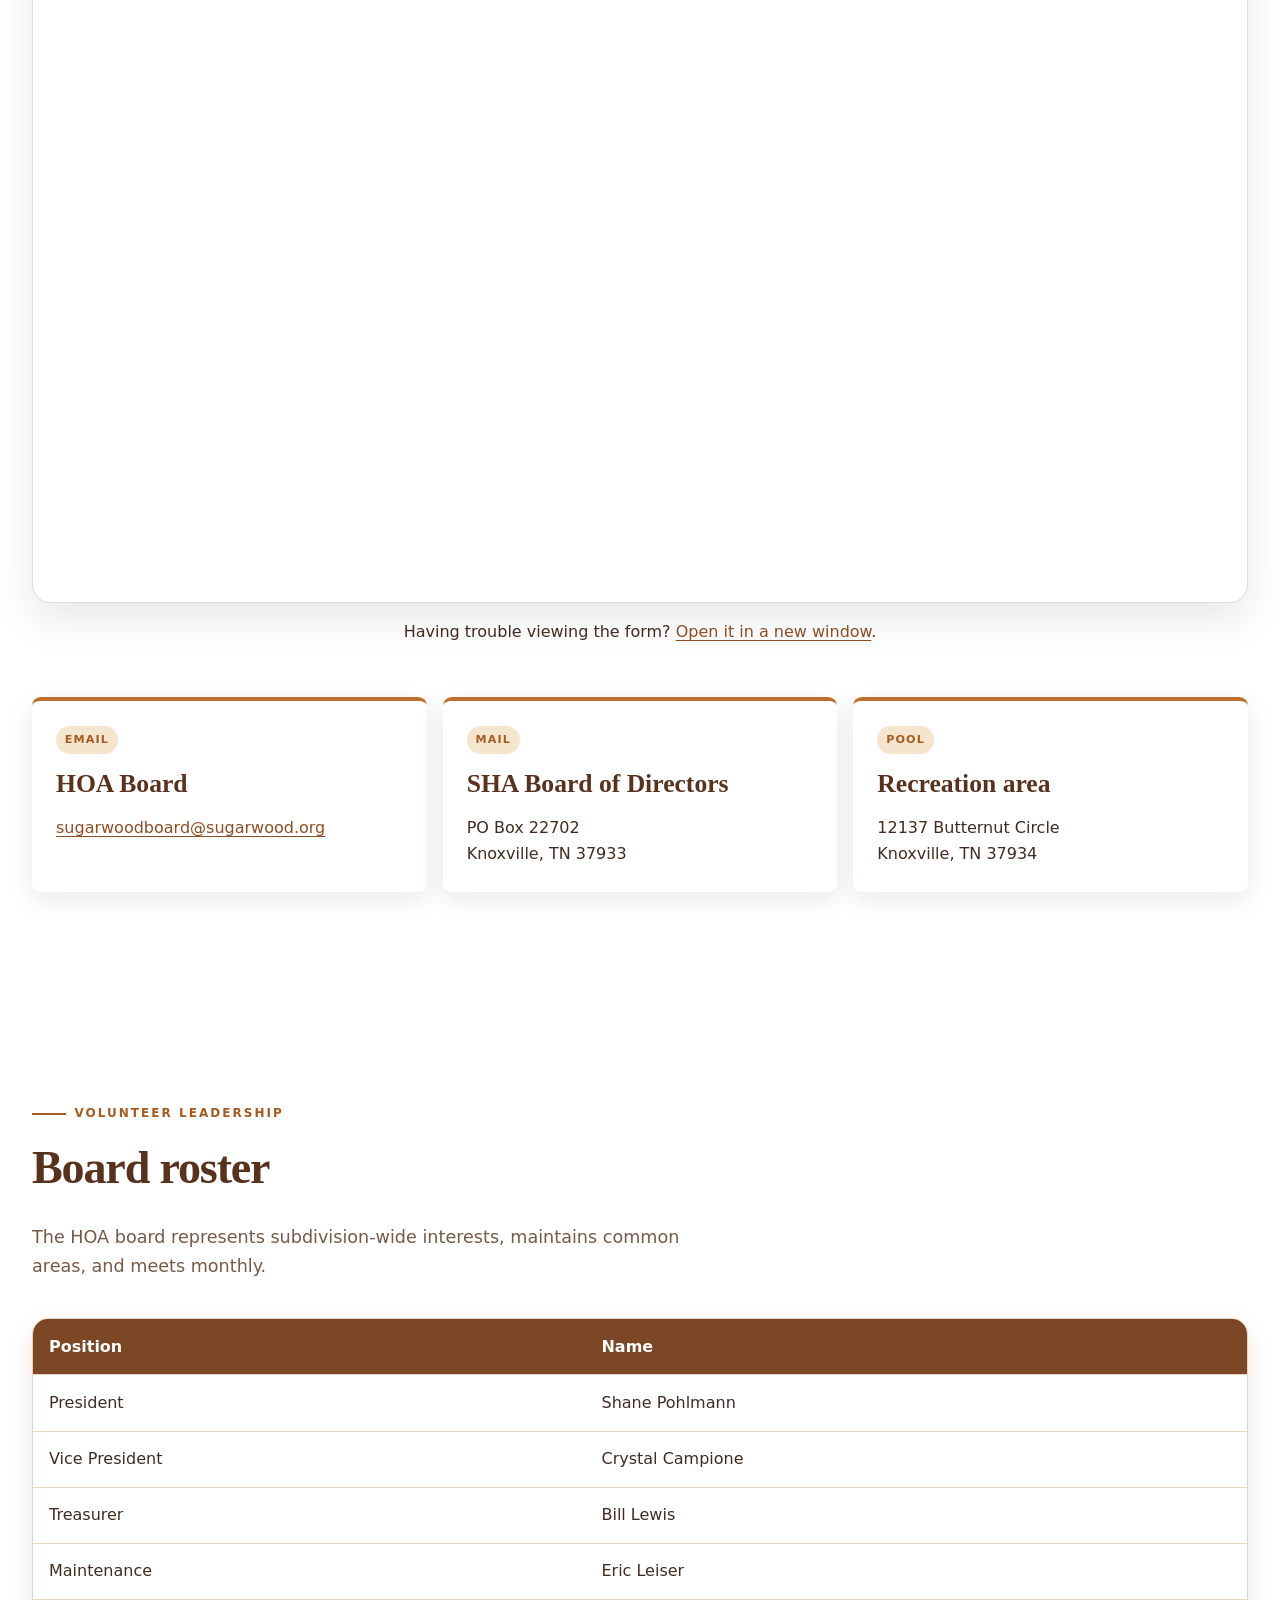
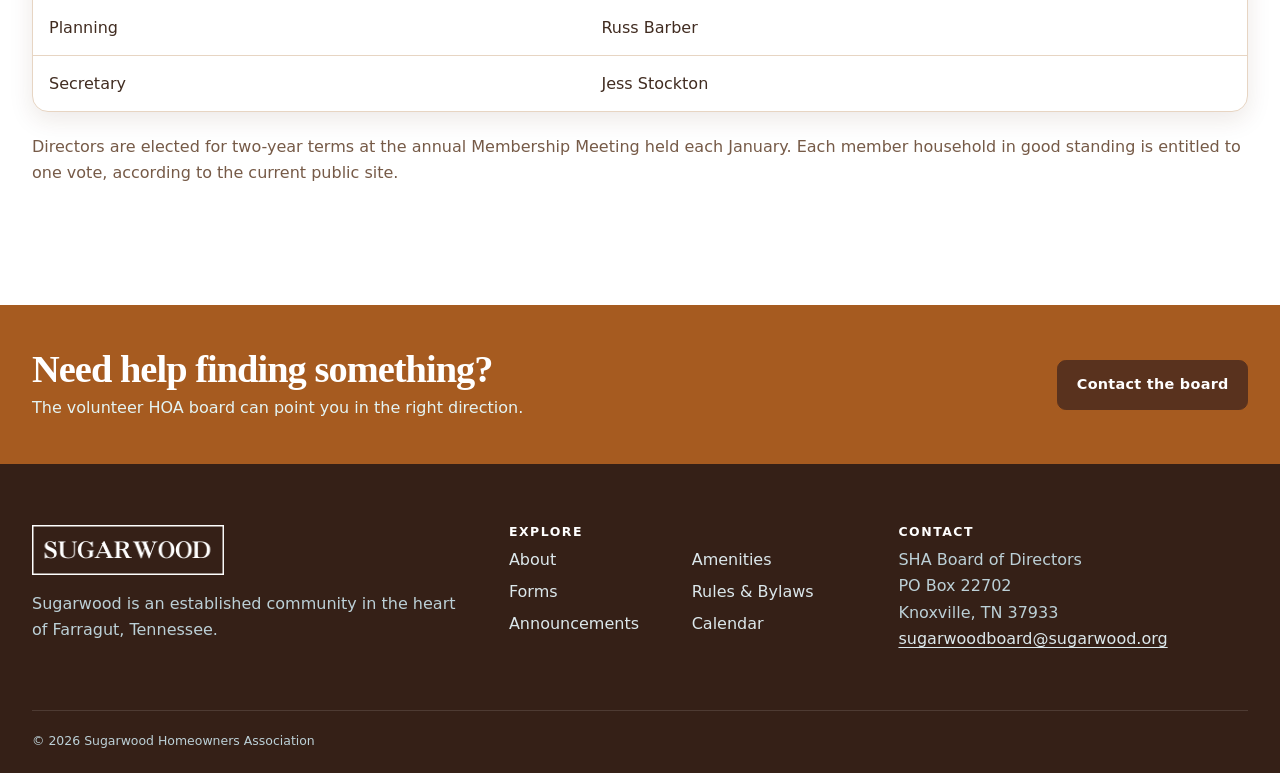
<file: contact/index.html>
<!doctype html>
<html lang="en">
<head>
  <meta charset="utf-8">
  <meta name="viewport" content="width=device-width, initial-scale=1">
  <meta name="description" content="Contact the Sugarwood HOA board and find the published mailing, pool, and board information.">
  <meta name="theme-color" content="#071d2e">
  <title>Contact | Sugarwood at Farragut</title>
  <link rel="icon" href="../assets/images/favicon-summer.jpg?v=20260810" type="image/jpeg">
  <link rel="stylesheet" href="../assets/css/site.css?v=20261119-1">
</head>
<body>
  
<a class="skip-link" href="#main-content">Skip to main content</a>
<header class="site-header">
  <div class="container header-inner">
    <a class="brand" href="../" aria-label="Sugarwood HOA home">
      <img src="../assets/images/sw-logo-final.png" width="200" height="50" alt="Sugarwood">
      <span class="brand-location">Farragut<br>Tennessee</span>
    </a>
    <button class="menu-toggle" type="button" aria-label="Open navigation" aria-expanded="false" aria-controls="primary-navigation" data-menu-toggle>
      <span></span><span></span><span></span>
    </button>
    <nav class="site-nav" id="primary-navigation" aria-label="Primary navigation" data-site-nav data-open="false">
      <ul class="nav-list">
        <li><a href="../">Home</a></li>
<li><a href="../about/">About</a></li>
<li><a href="../amenities/">Amenities</a></li>
<li><a href="../forms/">Forms</a></li>
<li><a href="../rules/">Rules & Bylaws</a></li>
<li><a href="../pool-hours/">Pool Hours</a></li>
<li><a href="../sugarwood-stingrays/">Stingrays</a></li>
<li><a class="nav-contact" href="../contact/" aria-current="page">Contact</a></li>
      </ul>
    </nav>
  </div>
</header>
  <main id="main-content">
    
<section class="page-hero">
  <div class="container">
    <nav class="breadcrumb" aria-label="Breadcrumb"><a href="../">Home</a> / Contact</nav>
    <h1>Contact</h1>
    <p class="page-lead">Reach the volunteer HOA board by email or mail, and find the pool address.</p>
  </div>
</section>
<section class="section section-white">
  <div class="container contact-form-layout">
    <div class="contact-form-intro">
      <span class="eyebrow">Send an inquiry</span>
      <h2>What can we help with?</h2>
      <p>Choose a topic and send your message through the secure Microsoft form below. Your inquiry will be recorded for the HOA board.</p>
      <div class="notice notice-info"><p><strong>How it works:</strong> Submit the form below and Microsoft Forms will notify the HOA board. You do not need to open your own email application.</p></div>
    </div>
    <div class="contact-form-embed">
      <iframe title="Sugarwood HOA Contact Form" src="https://forms.cloud.microsoft/Pages/ResponsePage.aspx?id=IiPm6On4lkm0Z_Uqu4JiW7DIwbyqonVInYNZdrJa4S5UMUNDWkZQS0dCTU5PVFdSMU5CNlJSU0JKSS4u&amp;embed=true" loading="eager" allowfullscreen></iframe>
    </div>
    <p class="contact-form-fallback">Having trouble viewing the form? <a href="https://forms.cloud.microsoft/Pages/ResponsePage.aspx?id=IiPm6On4lkm0Z_Uqu4JiW7DIwbyqonVInYNZdrJa4S5UMUNDWkZQS0dCTU5PVFdSMU5CNlJSU0JKSS4u" target="_blank" rel="noopener">Open it in a new window</a>.</p>
    <div class="contact-grid contact-grid-after-form">
      <div class="contact-card"><span class="card-kicker">Email</span><h3>HOA Board</h3><p><a href="mailto:sugarwoodboard@sugarwood.org">sugarwoodboard@sugarwood.org</a></p></div>
      <div class="contact-card"><span class="card-kicker">Mail</span><h3>SHA Board of Directors</h3><address>PO Box 22702<br>Knoxville, TN 37933</address></div>
      <div class="contact-card"><span class="card-kicker">Pool</span><h3>Recreation area</h3><address>12137 Butternut Circle<br>Knoxville, TN 37934</address></div>
    </div>
  </div>
</section>
<section class="section section-white">
  <div class="container content-stack">
    <div class="section-heading"><span class="eyebrow">Volunteer leadership</span><h2>Board roster</h2><p>The HOA board represents subdivision-wide interests, maintains common areas, and meets monthly.</p></div>
    <div class="board-table-wrap">
      <table class="board-table">
        <thead><tr><th scope="col">Position</th><th scope="col">Name</th></tr></thead>
        <tbody><tr><td>President</td><td>Shane Pohlmann</td></tr><tr><td>Vice President</td><td>Crystal Campione</td></tr><tr><td>Treasurer</td><td>Bill Lewis</td></tr><tr><td>Maintenance</td><td>Eric Leiser</td></tr><tr><td>Planning</td><td>Russ Barber</td></tr><tr><td>Secretary</td><td>Jess Stockton</td></tr></tbody>
      </table>
    </div>
    <p class="muted">Directors are elected for two-year terms at the annual Membership Meeting held each January. Each member household in good standing is entitled to one vote, according to the current public site.</p>
  </div>
</section>
  </main>
  
<section class="cta-band" aria-labelledby="footer-cta-title">
  <div class="container cta-inner">
    <div>
      <h2 id="footer-cta-title">Need help finding something?</h2>
      <p>The volunteer HOA board can point you in the right direction.</p>
    </div>
    <a class="button button-dark" href="../contact/">Contact the board</a>
  </div>
</section>
<footer class="site-footer">
  <div class="container">
    <div class="footer-grid">
      <div class="footer-brand">
        <img src="../assets/images/sw-logo-final.png" width="200" height="50" alt="Sugarwood">
        <p>Sugarwood is an established community in the heart of Farragut, Tennessee.</p>
      </div>
      <div>
        <h2>Explore</h2>
        <ul class="footer-links">
          <li><a href="../about/">About</a></li>
          <li><a href="../amenities/">Amenities</a></li>
          <li><a href="../forms/">Forms</a></li>
          <li><a href="../rules/">Rules & Bylaws</a></li>
          <li><a href="../announcements/">Announcements</a></li>
          <li><a href="../calendar/">Calendar</a></li>
        </ul>
      </div>
      <div>
        <h2>Contact</h2>
        <address>
          SHA Board of Directors<br>
          PO Box 22702<br>
          Knoxville, TN 37933
        </address>
        <p><a href="mailto:sugarwoodboard@sugarwood.org">sugarwoodboard@sugarwood.org</a></p>
      </div>
    </div>
    <div class="footer-bottom">
      <p>© 2026 Sugarwood Homeowners Association</p>
    </div>
  </div>
</footer>
  <script src="../assets/js/site.js?v=20261119-1"></script>
</body>
</html>
</file>
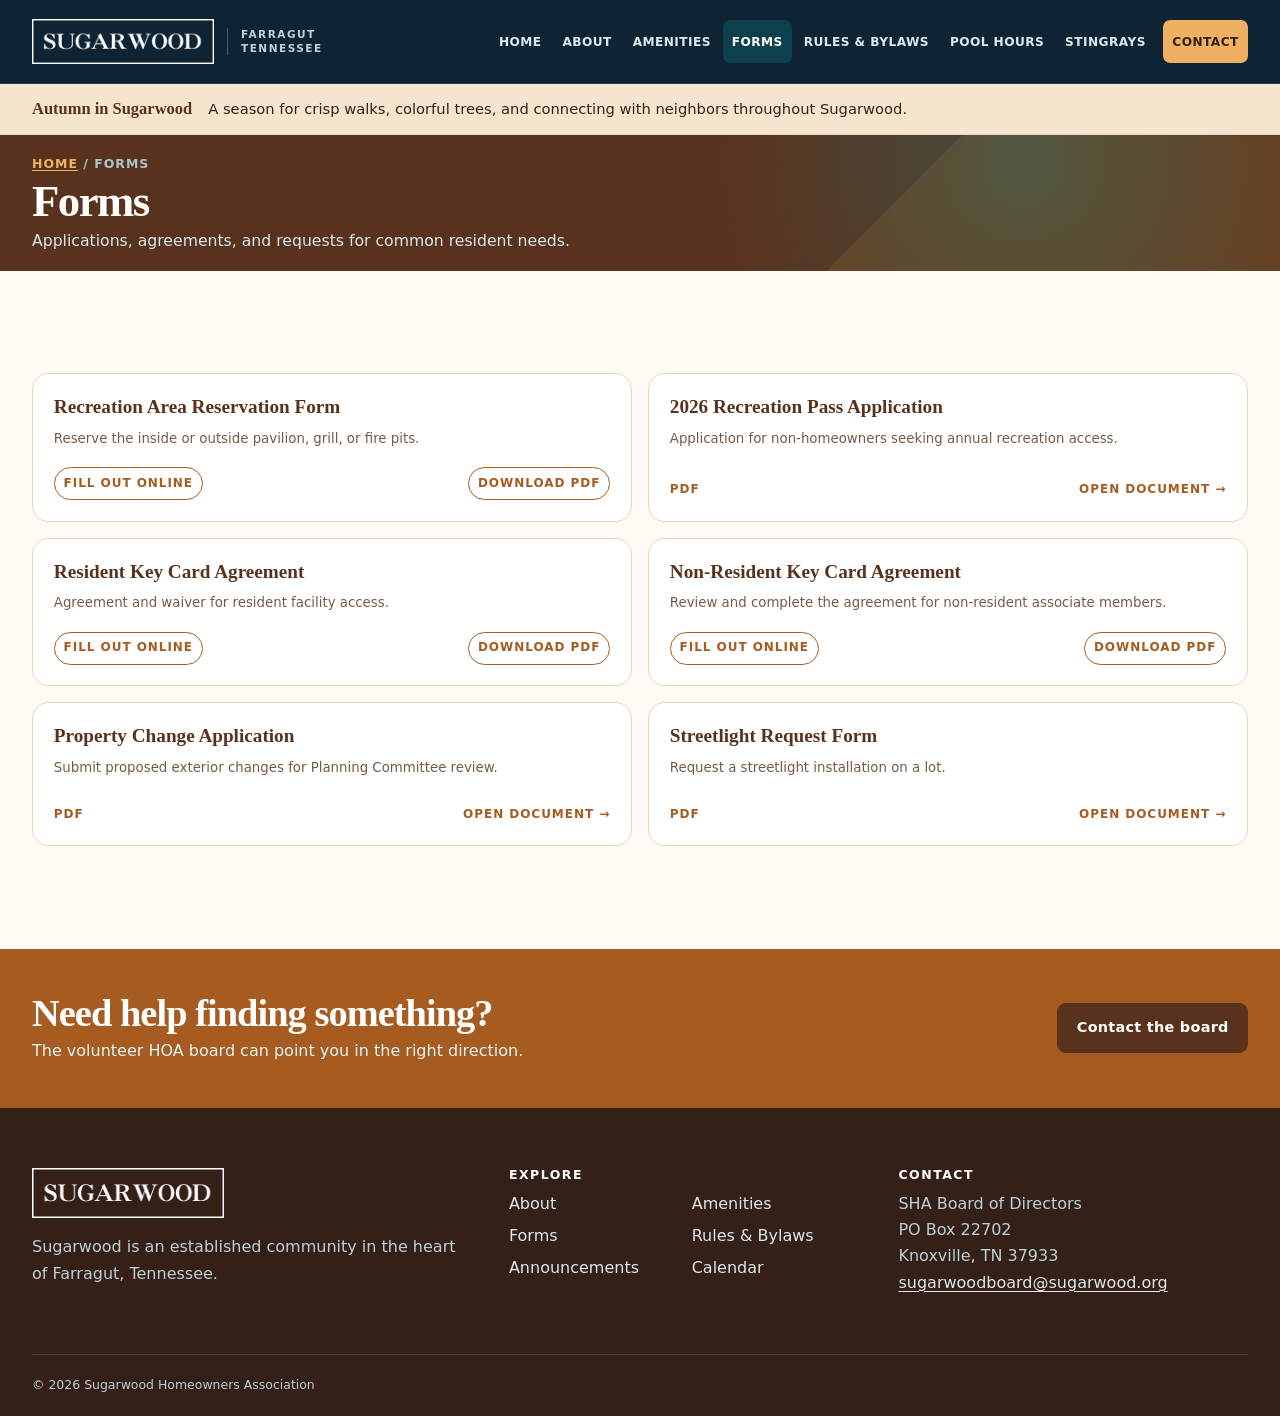
<file: forms/index.html>
<!doctype html>
<html lang="en">
<head>
  <meta charset="utf-8">
  <meta name="viewport" content="width=device-width, initial-scale=1">
  <meta name="description" content="Download Sugarwood HOA recreation, key card, property change, and streetlight forms.">
  <meta name="theme-color" content="#071d2e">
  <title>Forms | Sugarwood at Farragut</title>
  <link rel="icon" href="../assets/images/favicon-summer.jpg?v=20260810" type="image/jpeg">
  <link rel="stylesheet" href="../assets/css/site.css?v=20261119-1">
</head>
<body>
  
<a class="skip-link" href="#main-content">Skip to main content</a>
<header class="site-header">
  <div class="container header-inner">
    <a class="brand" href="../" aria-label="Sugarwood HOA home">
      <img src="../assets/images/sw-logo-final.png" width="200" height="50" alt="Sugarwood">
      <span class="brand-location">Farragut<br>Tennessee</span>
    </a>
    <button class="menu-toggle" type="button" aria-label="Open navigation" aria-expanded="false" aria-controls="primary-navigation" data-menu-toggle>
      <span></span><span></span><span></span>
    </button>
    <nav class="site-nav" id="primary-navigation" aria-label="Primary navigation" data-site-nav data-open="false">
      <ul class="nav-list">
        <li><a href="../">Home</a></li>
<li><a href="../about/">About</a></li>
<li><a href="../amenities/">Amenities</a></li>
<li><a href="../forms/" aria-current="page">Forms</a></li>
<li><a href="../rules/">Rules & Bylaws</a></li>
<li><a href="../pool-hours/">Pool Hours</a></li>
<li><a href="../sugarwood-stingrays/">Stingrays</a></li>
<li><a class="nav-contact" href="../contact/">Contact</a></li>
      </ul>
    </nav>
  </div>
</header>
  <main id="main-content">
    
<section class="page-hero">
  <div class="container">
    <nav class="breadcrumb" aria-label="Breadcrumb"><a href="../">Home</a> / Forms</nav>
    <h1>Forms</h1>
    <p class="page-lead">Applications, agreements, and requests for common resident needs.</p>
  </div>
</section>
<section class="section">
  <div class="container">
    <div class="document-grid"><div class="document-card document-card--actions">
  <span><strong>Recreation Area Reservation Form</strong><small>Reserve the inside or outside pavilion, grill, or fire pits.</small></span>
  <span class="document-meta document-meta--links"><a href="../recreation-reservation/">Fill Out Online</a><a href="../assets/documents/SHA-Recreation-Area-Reservation-Form_-April-2024.pdf">Download PDF</a></span>
</div>
<a class="document-card" href="../assets/documents/AssocApp2026_585-1.pdf">
  <span><strong>2026 Recreation Pass Application</strong><small>Application for non-homeowners seeking annual recreation access.</small></span>
  <span class="document-meta"><span>PDF</span><span>Open document →</span></span>
</a>
<div class="document-card document-card--actions">
  <span><strong>Resident Key Card Agreement</strong><small>Agreement and waiver for resident facility access.</small></span>
  <span class="document-meta document-meta--links"><a href="../resident-key-card-agreement/">Fill Out Online</a><a href="../assets/documents/2019-Key-Card-Waiver.pdf">Download PDF</a></span>
</div>
<div class="document-card document-card--actions">
  <span><strong>Non-Resident Key Card Agreement</strong><small>Review and complete the agreement for non-resident associate members.</small></span>
  <span class="document-meta document-meta--links"><a href="../key-card-agreement/">Fill Out Online</a><a href="../assets/documents/KeyCardAgreementSugarwoodNonResidentAssociateMemberForm.pdf">Download PDF</a></span>
</div>
<a class="document-card" href="../assets/documents/Sugarwood-Residential-Property-Change-Plan-Application_fillable-PDF-rev.062623.pdf">
  <span><strong>Property Change Application</strong><small>Submit proposed exterior changes for Planning Committee review.</small></span>
  <span class="document-meta"><span>PDF</span><span>Open document →</span></span>
</a>
<a class="document-card" href="../assets/documents/Sugarwood-Streetlight-Request-Form.pdf">
  <span><strong>Streetlight Request Form</strong><small>Request a streetlight installation on a lot.</small></span>
  <span class="document-meta"><span>PDF</span><span>Open document →</span></span>
</a></div>
  </div>
</section>
  </main>
  
<section class="cta-band" aria-labelledby="footer-cta-title">
  <div class="container cta-inner">
    <div>
      <h2 id="footer-cta-title">Need help finding something?</h2>
      <p>The volunteer HOA board can point you in the right direction.</p>
    </div>
    <a class="button button-dark" href="../contact/">Contact the board</a>
  </div>
</section>
<footer class="site-footer">
  <div class="container">
    <div class="footer-grid">
      <div class="footer-brand">
        <img src="../assets/images/sw-logo-final.png" width="200" height="50" alt="Sugarwood">
        <p>Sugarwood is an established community in the heart of Farragut, Tennessee.</p>
      </div>
      <div>
        <h2>Explore</h2>
        <ul class="footer-links">
          <li><a href="../about/">About</a></li>
          <li><a href="../amenities/">Amenities</a></li>
          <li><a href="../forms/">Forms</a></li>
          <li><a href="../rules/">Rules & Bylaws</a></li>
          <li><a href="../announcements/">Announcements</a></li>
          <li><a href="../calendar/">Calendar</a></li>
        </ul>
      </div>
      <div>
        <h2>Contact</h2>
        <address>
          SHA Board of Directors<br>
          PO Box 22702<br>
          Knoxville, TN 37933
        </address>
        <p><a href="mailto:sugarwoodboard@sugarwood.org">sugarwoodboard@sugarwood.org</a></p>
      </div>
    </div>
    <div class="footer-bottom">
      <p>© 2026 Sugarwood Homeowners Association</p>
    </div>
  </div>
</footer>
  <script src="../assets/js/site.js?v=20261119-1"></script>
</body>
</html>
</file>
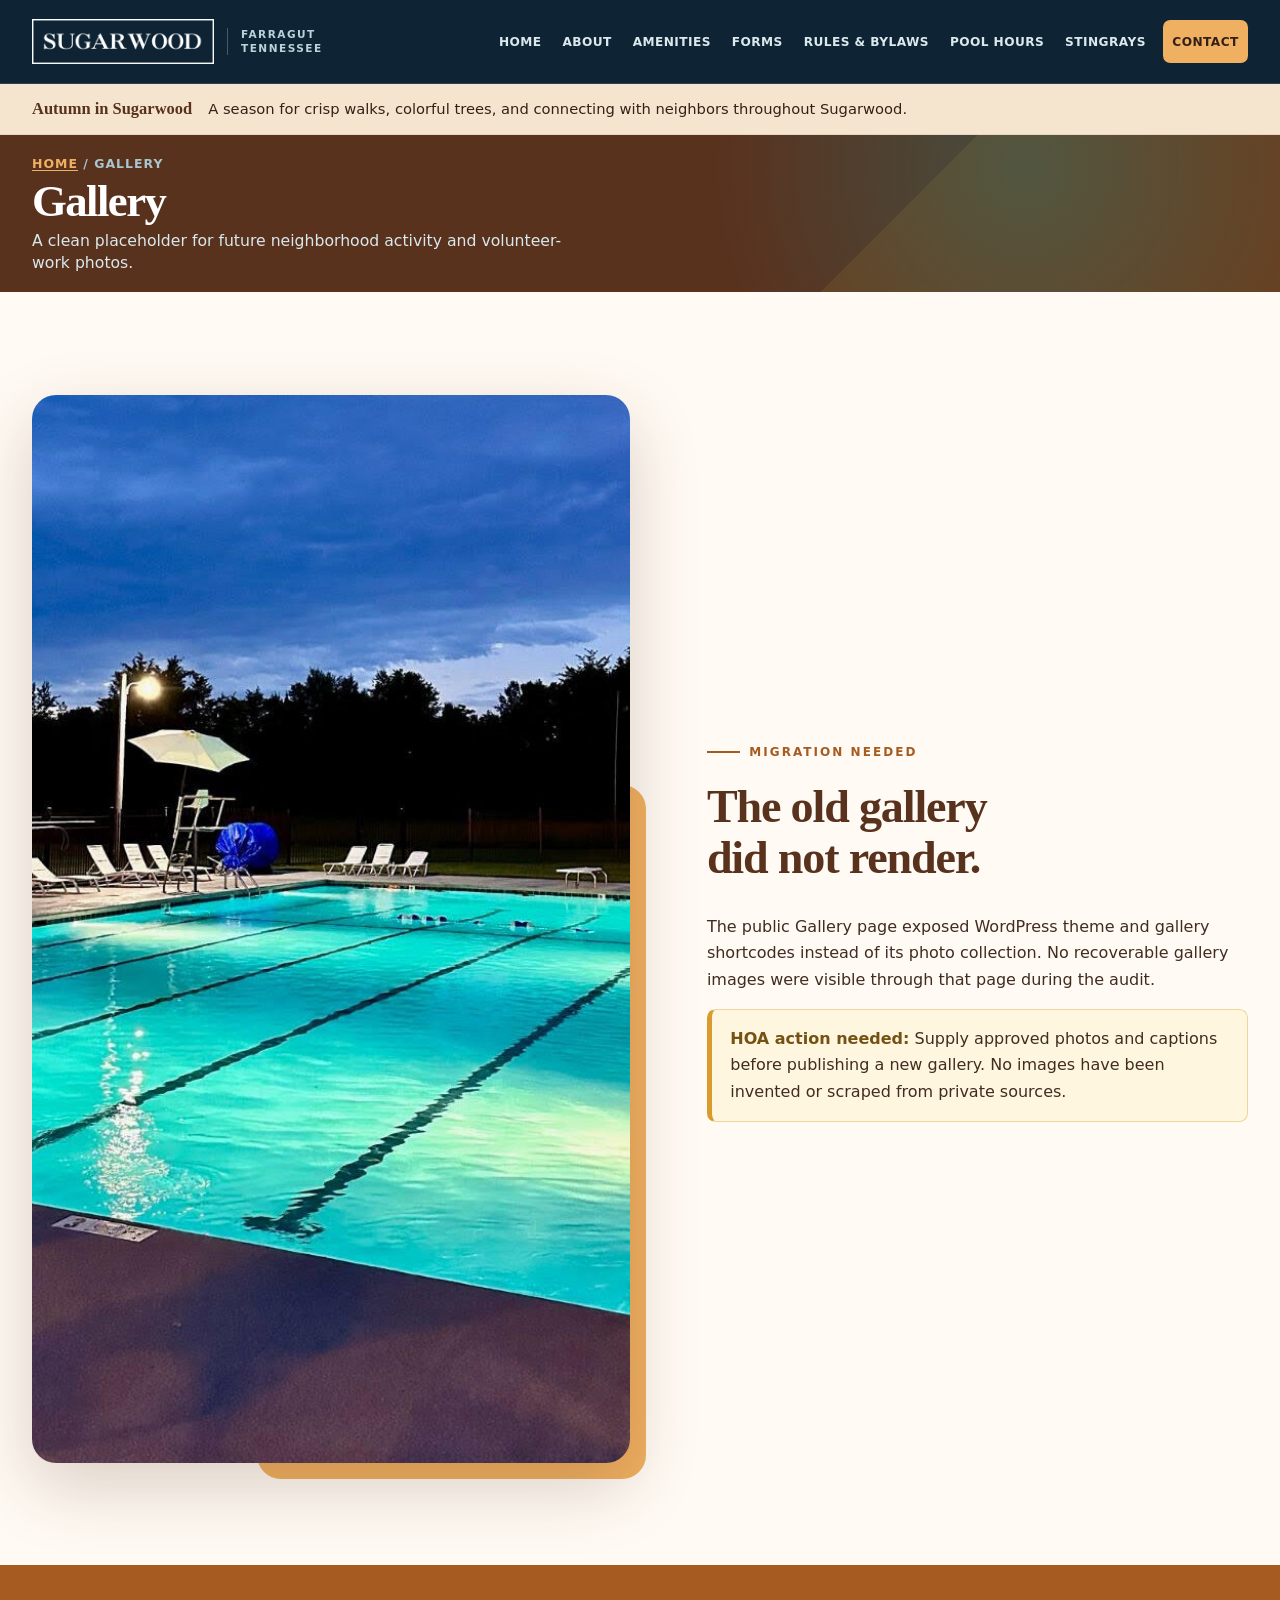
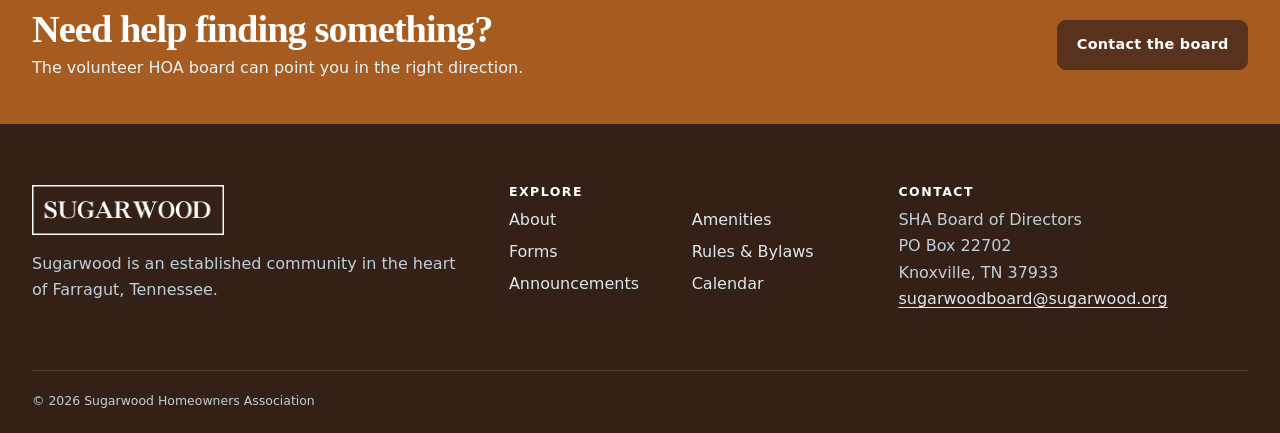
<file: gallery/index.html>
<!doctype html>
<html lang="en">
<head>
  <meta charset="utf-8">
  <meta name="viewport" content="width=device-width, initial-scale=1">
  <meta name="description" content="Sugarwood community gallery placeholder pending HOA-approved photos and captions.">
  <meta name="theme-color" content="#071d2e">
  <title>Gallery | Sugarwood at Farragut</title>
  <link rel="icon" href="../assets/images/favicon-summer.jpg?v=20260810" type="image/jpeg">
  <link rel="stylesheet" href="../assets/css/site.css?v=20261119-1">
</head>
<body>
  
<a class="skip-link" href="#main-content">Skip to main content</a>
<header class="site-header">
  <div class="container header-inner">
    <a class="brand" href="../" aria-label="Sugarwood HOA home">
      <img src="../assets/images/sw-logo-final.png" width="200" height="50" alt="Sugarwood">
      <span class="brand-location">Farragut<br>Tennessee</span>
    </a>
    <button class="menu-toggle" type="button" aria-label="Open navigation" aria-expanded="false" aria-controls="primary-navigation" data-menu-toggle>
      <span></span><span></span><span></span>
    </button>
    <nav class="site-nav" id="primary-navigation" aria-label="Primary navigation" data-site-nav data-open="false">
      <ul class="nav-list">
        <li><a href="../">Home</a></li>
<li><a href="../about/">About</a></li>
<li><a href="../amenities/">Amenities</a></li>
<li><a href="../forms/">Forms</a></li>
<li><a href="../rules/">Rules & Bylaws</a></li>
<li><a href="../pool-hours/">Pool Hours</a></li>
<li><a href="../sugarwood-stingrays/">Stingrays</a></li>
<li><a class="nav-contact" href="../contact/">Contact</a></li>
      </ul>
    </nav>
  </div>
</header>
  <main id="main-content">
    
<section class="page-hero">
  <div class="container">
    <nav class="breadcrumb" aria-label="Breadcrumb"><a href="../">Home</a> / Gallery</nav>
    <h1>Gallery</h1>
    <p class="page-lead">A clean placeholder for future neighborhood activity and volunteer-work photos.</p>
  </div>
</section>
<section class="section"><div class="container split"><div class="split-media"><img src="../assets/images/Sugarwood-Pool-e1723392724342.jpg" width="1200" height="1068" alt="Sugarwood pool at dusk"></div><div><span class="eyebrow">Migration needed</span><h2>The old gallery did not render.</h2><p>The public Gallery page exposed WordPress theme and gallery shortcodes instead of its photo collection. No recoverable gallery images were visible through that page during the audit.</p><div class="notice"><p><strong>HOA action needed:</strong> Supply approved photos and captions before publishing a new gallery. No images have been invented or scraped from private sources.</p></div></div></div></section>
  </main>
  
<section class="cta-band" aria-labelledby="footer-cta-title">
  <div class="container cta-inner">
    <div>
      <h2 id="footer-cta-title">Need help finding something?</h2>
      <p>The volunteer HOA board can point you in the right direction.</p>
    </div>
    <a class="button button-dark" href="../contact/">Contact the board</a>
  </div>
</section>
<footer class="site-footer">
  <div class="container">
    <div class="footer-grid">
      <div class="footer-brand">
        <img src="../assets/images/sw-logo-final.png" width="200" height="50" alt="Sugarwood">
        <p>Sugarwood is an established community in the heart of Farragut, Tennessee.</p>
      </div>
      <div>
        <h2>Explore</h2>
        <ul class="footer-links">
          <li><a href="../about/">About</a></li>
          <li><a href="../amenities/">Amenities</a></li>
          <li><a href="../forms/">Forms</a></li>
          <li><a href="../rules/">Rules & Bylaws</a></li>
          <li><a href="../announcements/">Announcements</a></li>
          <li><a href="../calendar/">Calendar</a></li>
        </ul>
      </div>
      <div>
        <h2>Contact</h2>
        <address>
          SHA Board of Directors<br>
          PO Box 22702<br>
          Knoxville, TN 37933
        </address>
        <p><a href="mailto:sugarwoodboard@sugarwood.org">sugarwoodboard@sugarwood.org</a></p>
      </div>
    </div>
    <div class="footer-bottom">
      <p>© 2026 Sugarwood Homeowners Association</p>
    </div>
  </div>
</footer>
  <script src="../assets/js/site.js?v=20261119-1"></script>
</body>
</html>
</file>
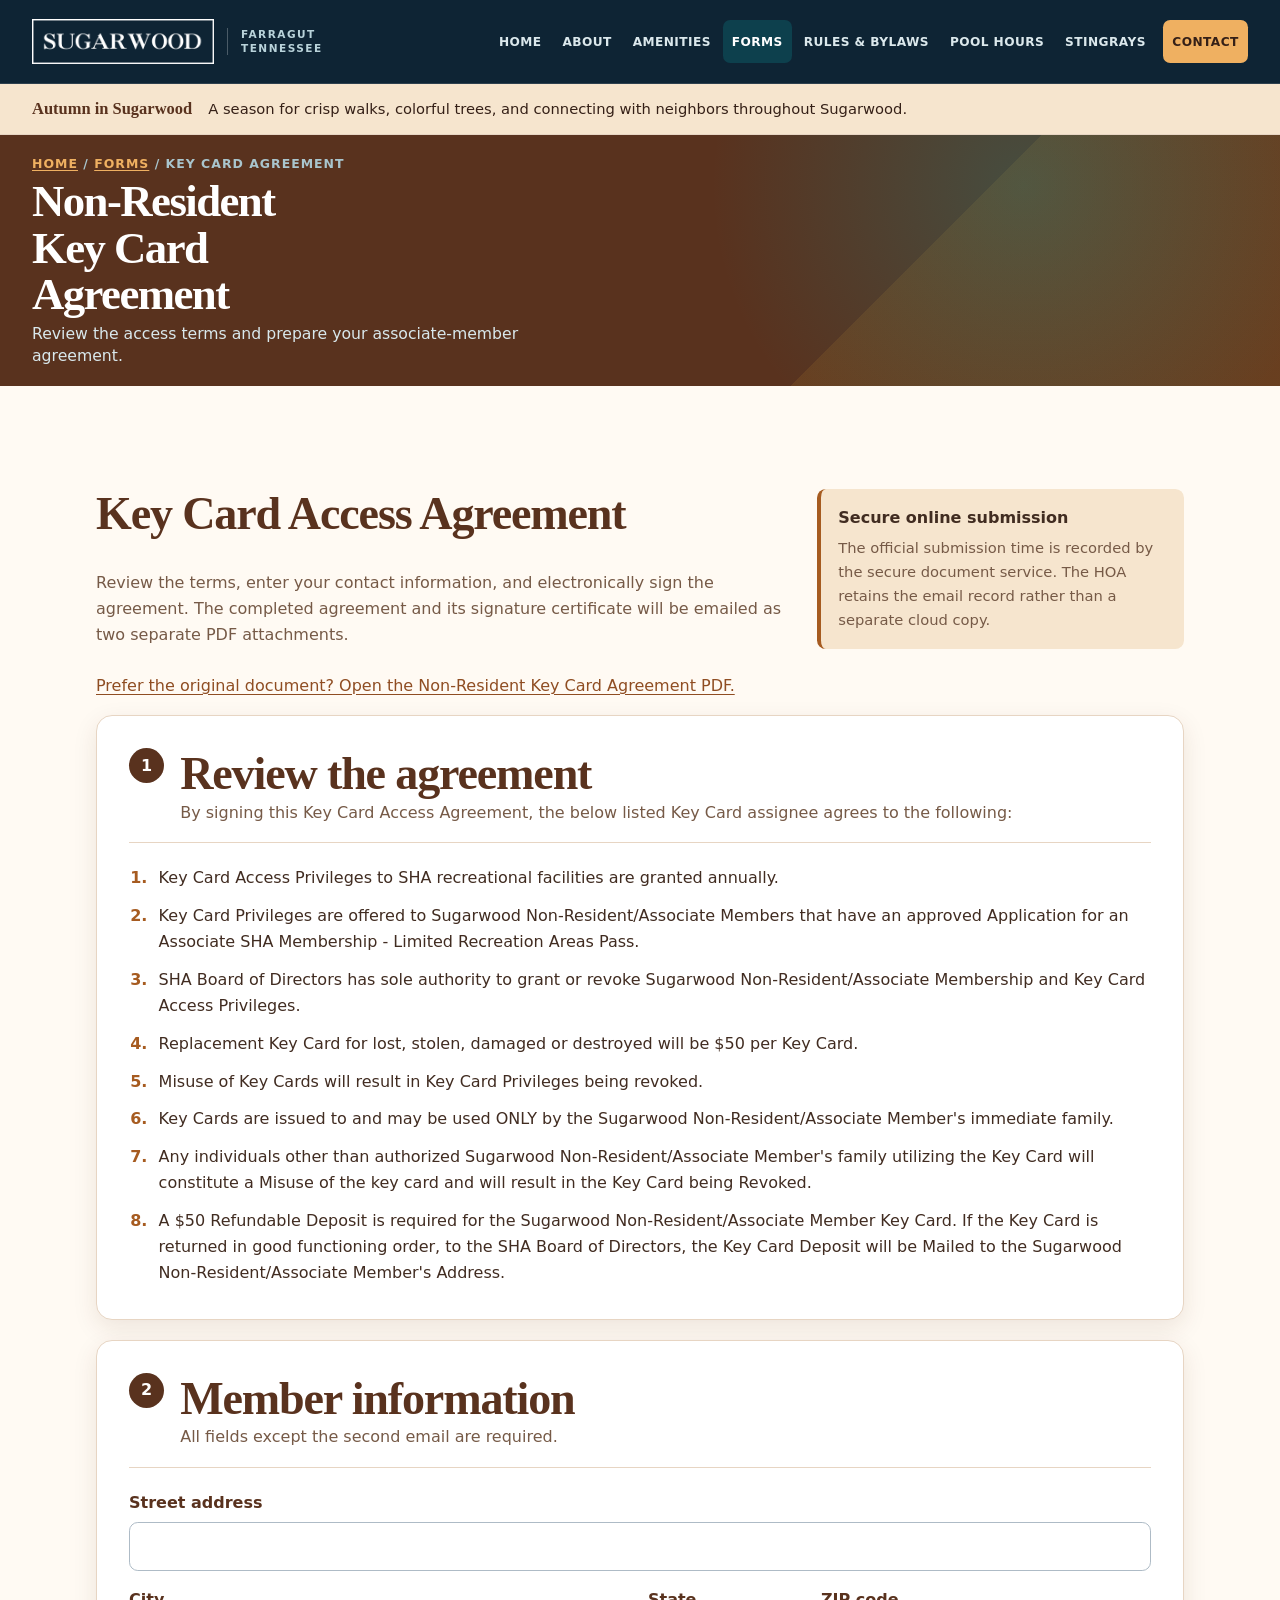
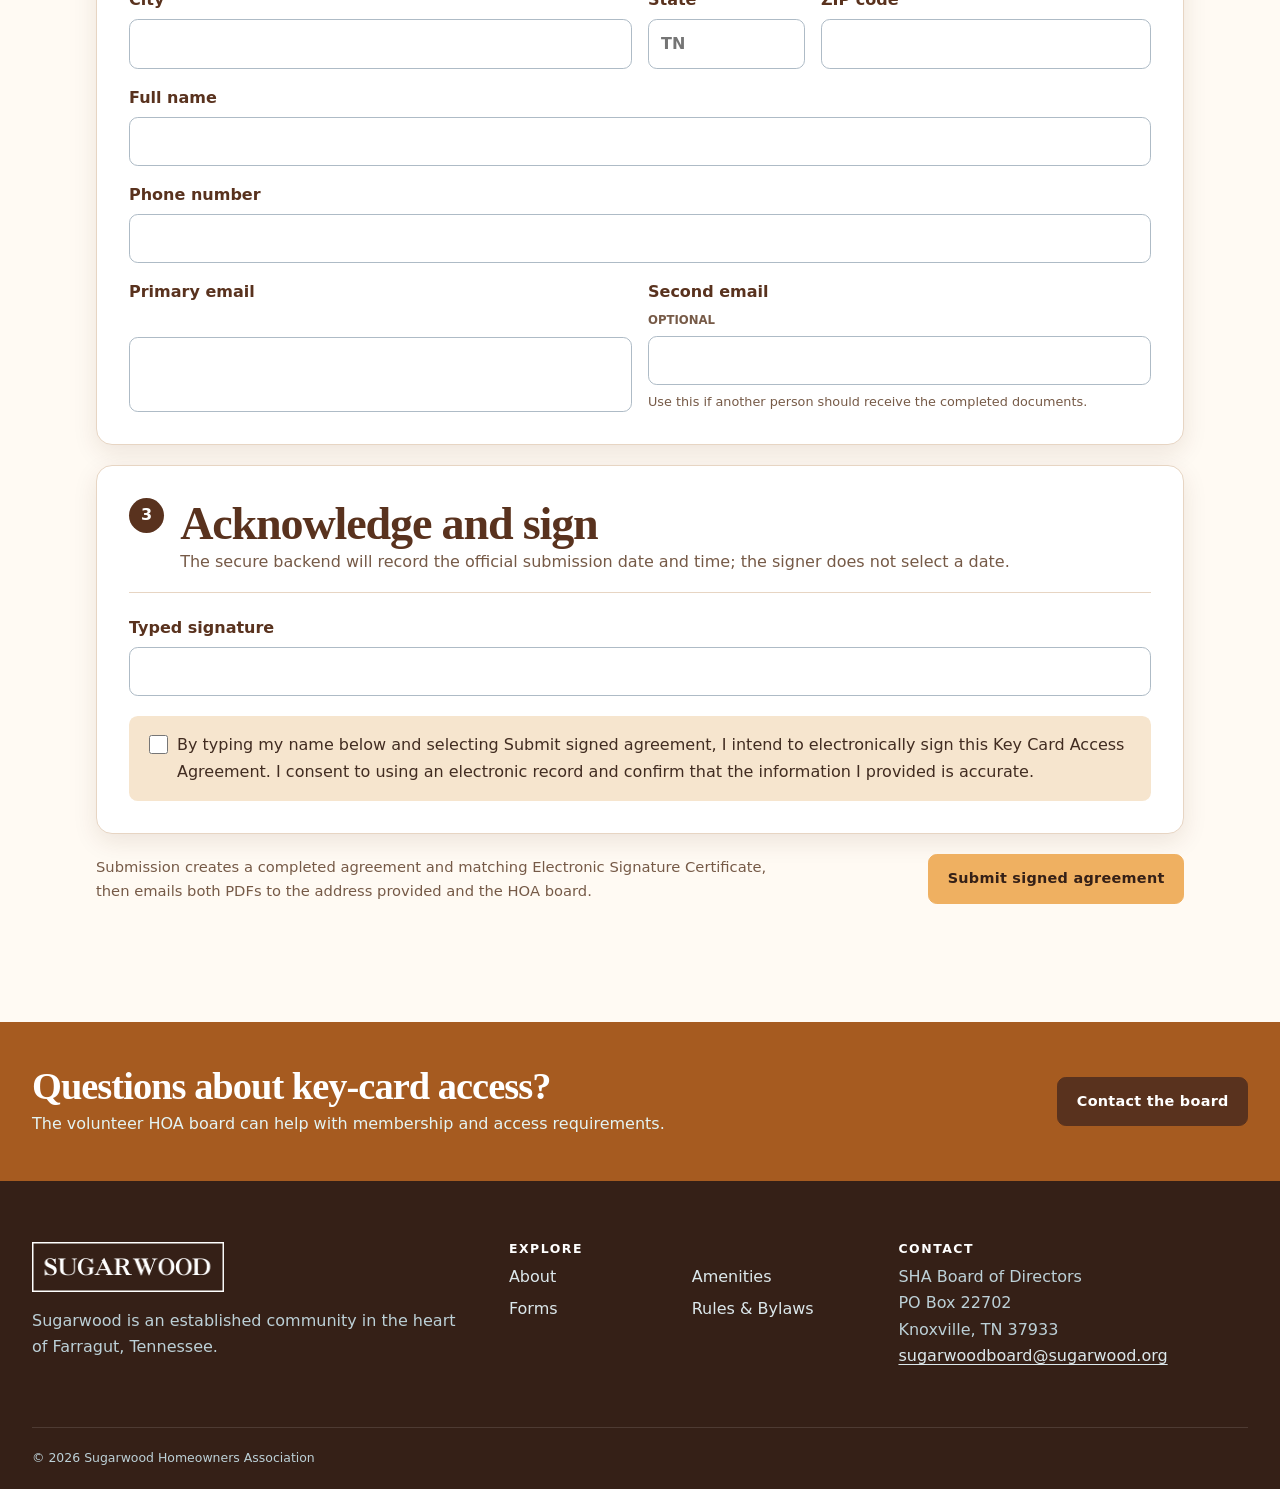
<file: key-card-agreement/index.html>
<!doctype html>
<html lang="en">
<head>
  <meta charset="utf-8">
  <meta name="viewport" content="width=device-width, initial-scale=1">
  <meta name="description" content="Review and complete the Sugarwood non-resident associate member Key Card Access Agreement.">
  <meta name="theme-color" content="#071d2e">
  <title>Non-Resident Key Card Agreement | Sugarwood at Farragut</title>
  <link rel="icon" href="../assets/images/favicon-summer.jpg?v=20260810" type="image/jpeg">
  <link rel="stylesheet" href="../assets/css/site.css?v=20261119-1">
  <link rel="stylesheet" href="styles.css">
</head>
<body>
<a class="skip-link" href="#main-content">Skip to main content</a>
<header class="site-header"><div class="container header-inner">
  <a class="brand" href="../" aria-label="Sugarwood HOA home"><img src="../assets/images/sw-logo-final.png" width="200" height="50" alt="Sugarwood"><span class="brand-location">Farragut<br>Tennessee</span></a>
  <button class="menu-toggle" type="button" aria-label="Open navigation" aria-expanded="false" aria-controls="primary-navigation" data-menu-toggle><span></span><span></span><span></span></button>
  <nav class="site-nav" id="primary-navigation" aria-label="Primary navigation" data-site-nav data-open="false"><ul class="nav-list"><li><a href="../">Home</a></li><li><a href="../about/">About</a></li><li><a href="../amenities/">Amenities</a></li><li><a href="../forms/" aria-current="page">Forms</a></li><li><a href="../rules/">Rules &amp; Bylaws</a></li><li><a href="../pool-hours/">Pool Hours</a></li><li><a href="../sugarwood-stingrays/">Stingrays</a></li><li><a class="nav-contact" href="../contact/">Contact</a></li></ul></nav>
</div></header>

<main id="main-content">
  <section class="page-hero"><div class="container">
    <nav class="breadcrumb" aria-label="Breadcrumb"><a href="../">Home</a> / <a href="../forms/">Forms</a> / Key Card Agreement</nav>
    <h1>Non-Resident Key Card Agreement</h1>
    <p class="page-lead">Review the access terms and prepare your associate-member agreement.</p>
  </div></section>

  <section class="section"><div class="keycard-wrap">
    <div class="keycard-intro">
      <div>
        <h2>Key Card Access Agreement</h2>
        <p>Review the terms, enter your contact information, and electronically sign the agreement. The completed agreement and its signature certificate will be emailed as two separate PDF attachments.</p>
      </div>
      <aside class="keycard-note">
        <strong>Secure online submission</strong>
        <span>The official submission time is recorded by the secure document service. The HOA retains the email record rather than a separate cloud copy.</span>
      </aside>
    </div>

    <p><a href="../assets/documents/KeyCardAgreementSugarwoodNonResidentAssociateMemberForm.pdf">Prefer the original document? Open the Non-Resident Key Card Agreement PDF.</a></p>

    <form id="agreement-form" novalidate>
      <section class="keycard-card" aria-labelledby="agreement-heading">
        <div class="keycard-heading"><span class="keycard-step">1</span><div><h2 id="agreement-heading">Review the agreement</h2><p>By signing this Key Card Access Agreement, the below listed Key Card assignee agrees to the following:</p></div></div>
        <ol class="keycard-terms">
          <li>Key Card Access Privileges to SHA recreational facilities are granted annually.</li>
          <li>Key Card Privileges are offered to Sugarwood Non-Resident/Associate Members that have an approved Application for an Associate SHA Membership - Limited Recreation Areas Pass.</li>
          <li>SHA Board of Directors has sole authority to grant or revoke Sugarwood Non-Resident/Associate Membership and Key Card Access Privileges.</li>
          <li>Replacement Key Card for lost, stolen, damaged or destroyed will be $50 per Key Card.</li>
          <li>Misuse of Key Cards will result in Key Card Privileges being revoked.</li>
          <li>Key Cards are issued to and may be used ONLY by the Sugarwood Non-Resident/Associate Member's immediate family.</li>
          <li>Any individuals other than authorized Sugarwood Non-Resident/Associate Member's family utilizing the Key Card will constitute a Misuse of the key card and will result in the Key Card being Revoked.</li>
          <li>A $50 Refundable Deposit is required for the Sugarwood Non-Resident/Associate Member Key Card. If the Key Card is returned in good functioning order, to the SHA Board of Directors, the Key Card Deposit will be Mailed to the Sugarwood Non-Resident/Associate Member's Address.</li>
        </ol>
      </section>

      <section class="keycard-card" aria-labelledby="details-heading">
        <div class="keycard-heading"><span class="keycard-step">2</span><div><h2 id="details-heading">Member information</h2><p>All fields except the second email are required.</p></div></div>
        <div class="keycard-fields">
          <label class="keycard-field keycard-field--wide">Street address<input name="street" autocomplete="street-address" maxlength="160" required></label>
          <label class="keycard-field keycard-field--city">City<input name="city" autocomplete="address-level2" maxlength="80" required></label>
          <label class="keycard-field keycard-field--state">State<input name="state" autocomplete="address-level1" maxlength="2" pattern="[A-Za-z]{2}" placeholder="TN" required></label>
          <label class="keycard-field keycard-field--zip">ZIP code<input name="zip" autocomplete="postal-code" inputmode="numeric" maxlength="10" pattern="\d{5}(-\d{4})?" required></label>
          <label class="keycard-field keycard-field--wide">Full name<input name="fullName" autocomplete="name" maxlength="160" required></label>
          <label class="keycard-field keycard-field--wide">Phone number<input name="phone" type="tel" autocomplete="tel" maxlength="40" required></label>
          <label class="keycard-field">Primary email<input name="email" type="email" autocomplete="email" maxlength="160" required></label>
          <label class="keycard-field">Second email <span class="keycard-optional">Optional</span><input name="email2" type="email" maxlength="160" aria-describedby="email2-help"><small id="email2-help">Use this if another person should receive the completed documents.</small></label>
        </div>
      </section>

      <section class="keycard-card" aria-labelledby="sign-heading">
        <div class="keycard-heading"><span class="keycard-step">3</span><div><h2 id="sign-heading">Acknowledge and sign</h2><p>The secure backend will record the official submission date and time; the signer does not select a date.</p></div></div>
        <div class="keycard-fields"><label class="keycard-field keycard-field--wide">Typed signature<input name="signature" autocomplete="name" maxlength="160" required></label></div>
        <label class="keycard-acknowledgment"><input name="acknowledged" type="checkbox" required><span>By typing my name below and selecting Submit signed agreement, I intend to electronically sign this Key Card Access Agreement. I consent to using an electronic record and confirm that the information I provided is accurate.</span></label>
      </section>

      <div id="agreement-status" class="keycard-status" role="status" aria-live="polite"></div>
      <div class="keycard-actions"><p>Submission creates a completed agreement and matching Electronic Signature Certificate, then emails both PDFs to the address provided and the HOA board.</p><button id="agreement-submit" class="button" type="submit">Submit signed agreement</button></div>
    </form>
  </div></section>
</main>

<section class="cta-band" aria-labelledby="footer-cta-title"><div class="container cta-inner"><div><h2 id="footer-cta-title">Questions about key-card access?</h2><p>The volunteer HOA board can help with membership and access requirements.</p></div><a class="button button-dark" href="../contact/">Contact the board</a></div></section>
<footer class="site-footer"><div class="container"><div class="footer-grid"><div class="footer-brand"><img src="../assets/images/sw-logo-final.png" width="200" height="50" alt="Sugarwood"><p>Sugarwood is an established community in the heart of Farragut, Tennessee.</p></div><div><h2>Explore</h2><ul class="footer-links"><li><a href="../about/">About</a></li><li><a href="../amenities/">Amenities</a></li><li><a href="../forms/">Forms</a></li><li><a href="../rules/">Rules &amp; Bylaws</a></li></ul></div><div><h2>Contact</h2><address>SHA Board of Directors<br>PO Box 22702<br>Knoxville, TN 37933</address><p><a href="mailto:sugarwoodboard@sugarwood.org">sugarwoodboard@sugarwood.org</a></p></div></div><div class="footer-bottom"><p>© 2026 Sugarwood Homeowners Association</p></div></div></footer>
<script src="../assets/js/site.js?v=20261119-1"></script>
<script src="config.js"></script>
<script src="app.js"></script>
</body>
</html>
</file>
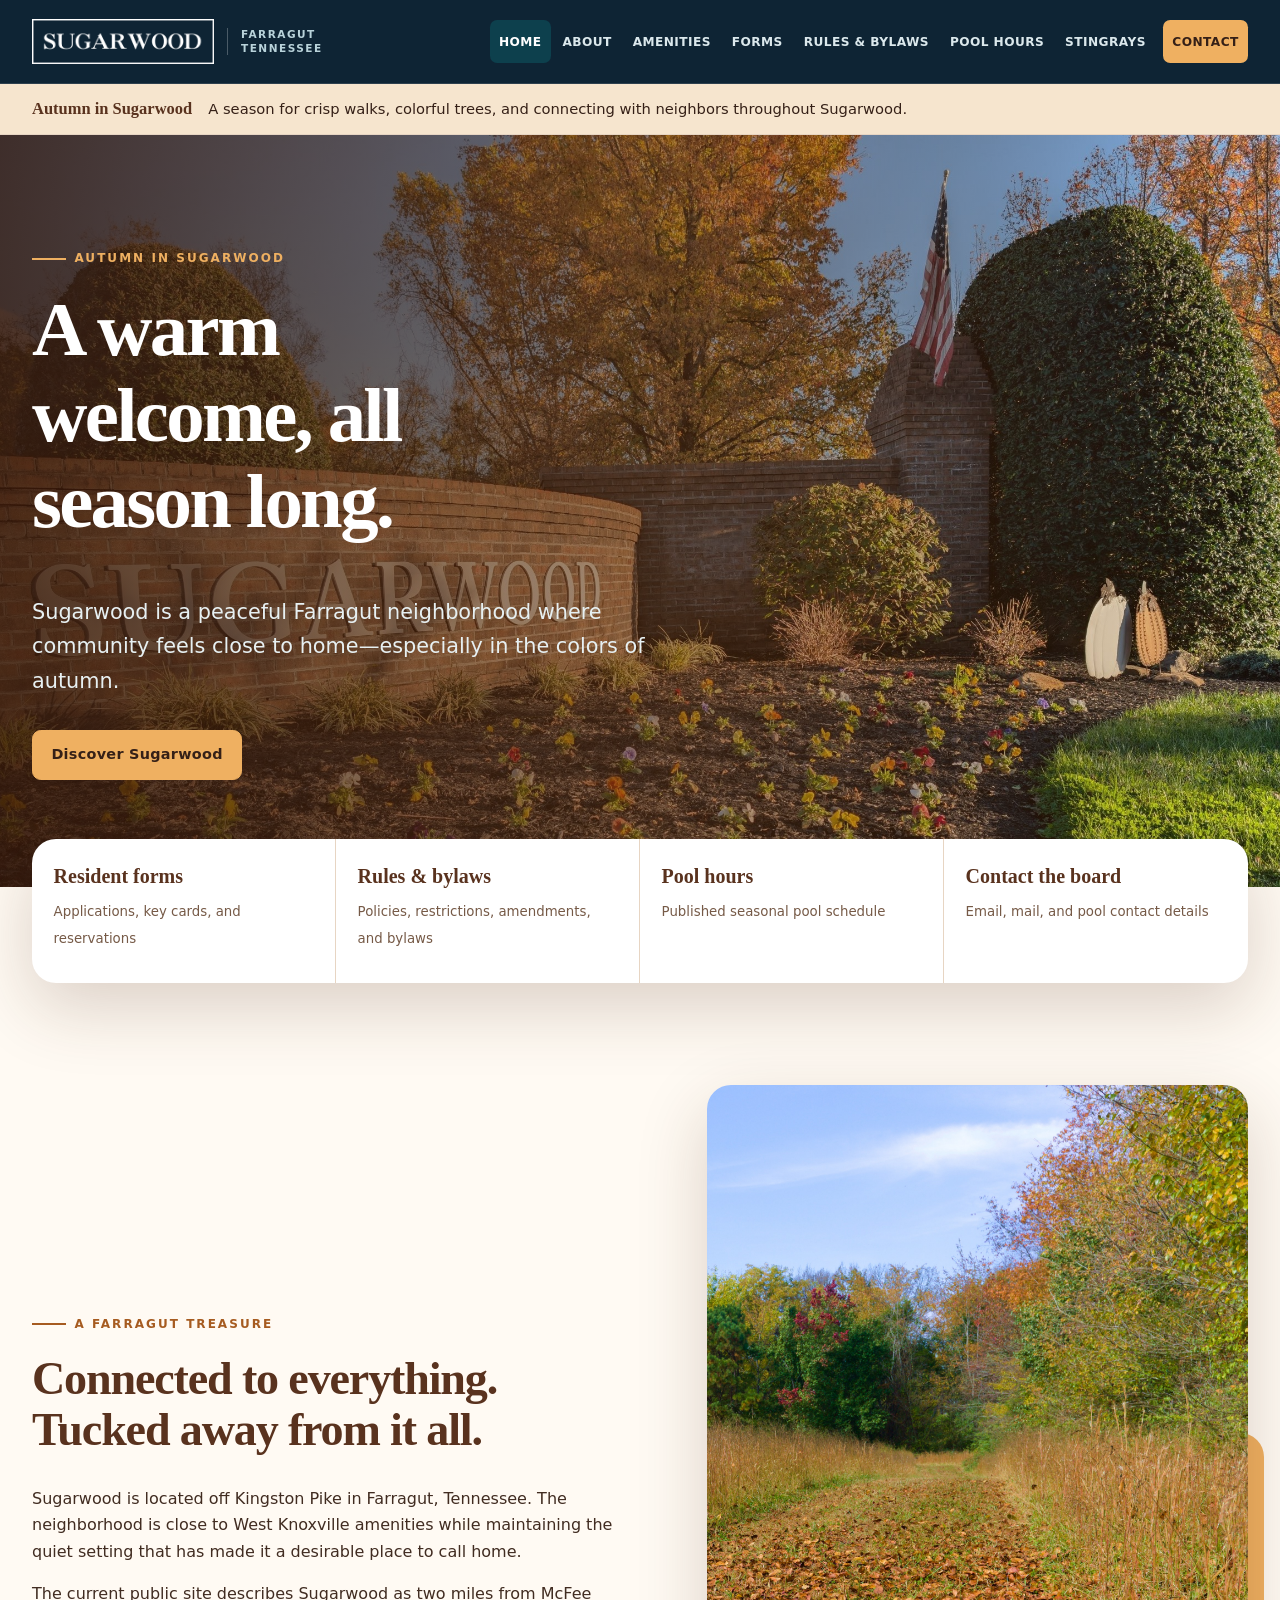
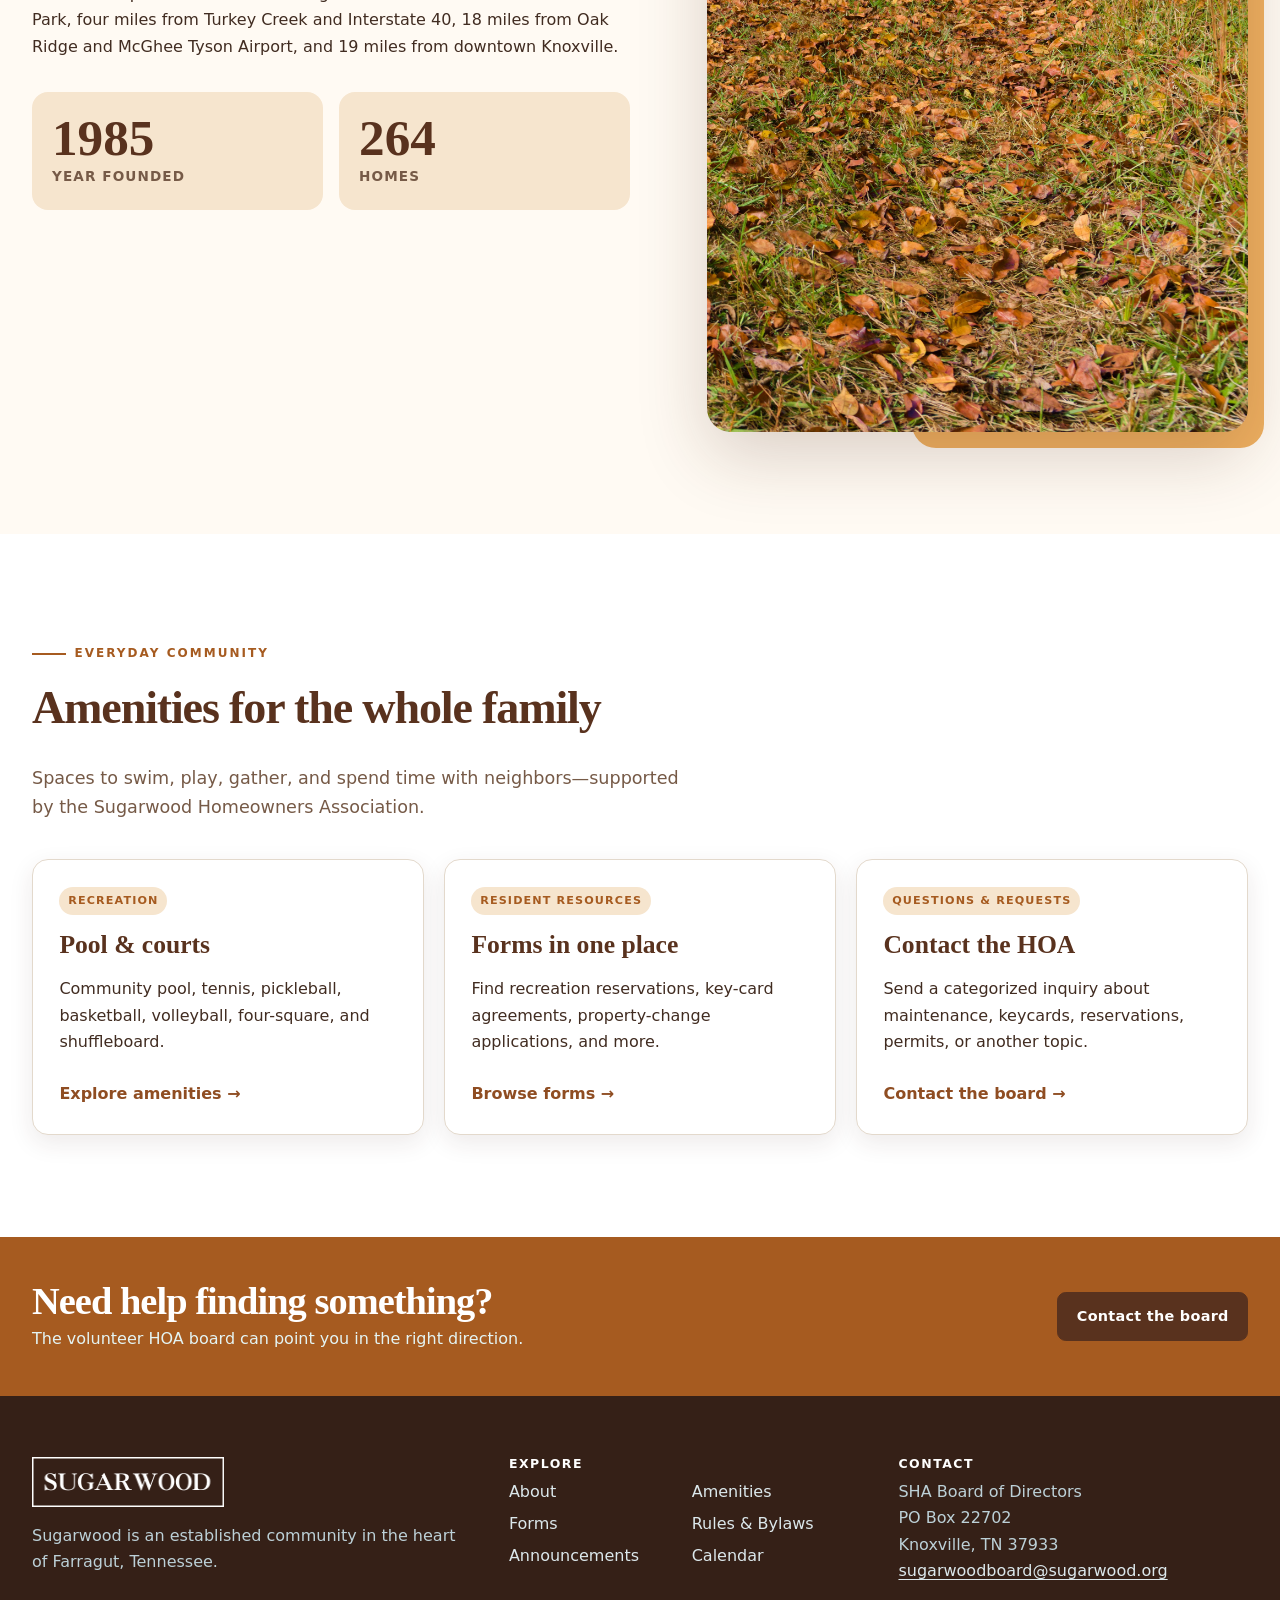
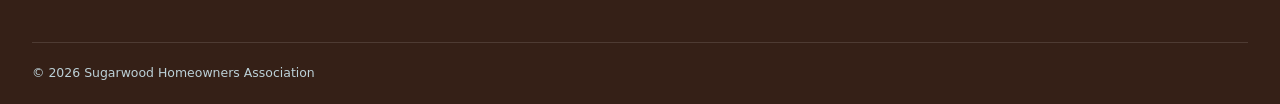
<file: maintenance/index.html>
<!doctype html>
<html lang="en">
<head>
  <meta charset="utf-8">
  <meta name="viewport" content="width=device-width, initial-scale=1">
  <meta name="robots" content="noindex">
  <meta http-equiv="refresh" content="0; url=../">
  <title>Maintenance | Sugarwood at Farragut</title>
  <link rel="stylesheet" href="../assets/css/site.css?v=20261119-1">
</head>
<body class="redirect-page">
  <main class="redirect-card">
    <span class="eyebrow">Page moved</span>
    <h1 style="font-size:clamp(2rem,6vw,3.6rem)">Maintenance</h1>
    <p>This old maintenance notice is no longer current.</p>
    <a class="button button-dark" href="../">Continue</a>
  </main>
</body>
</html>
</file>
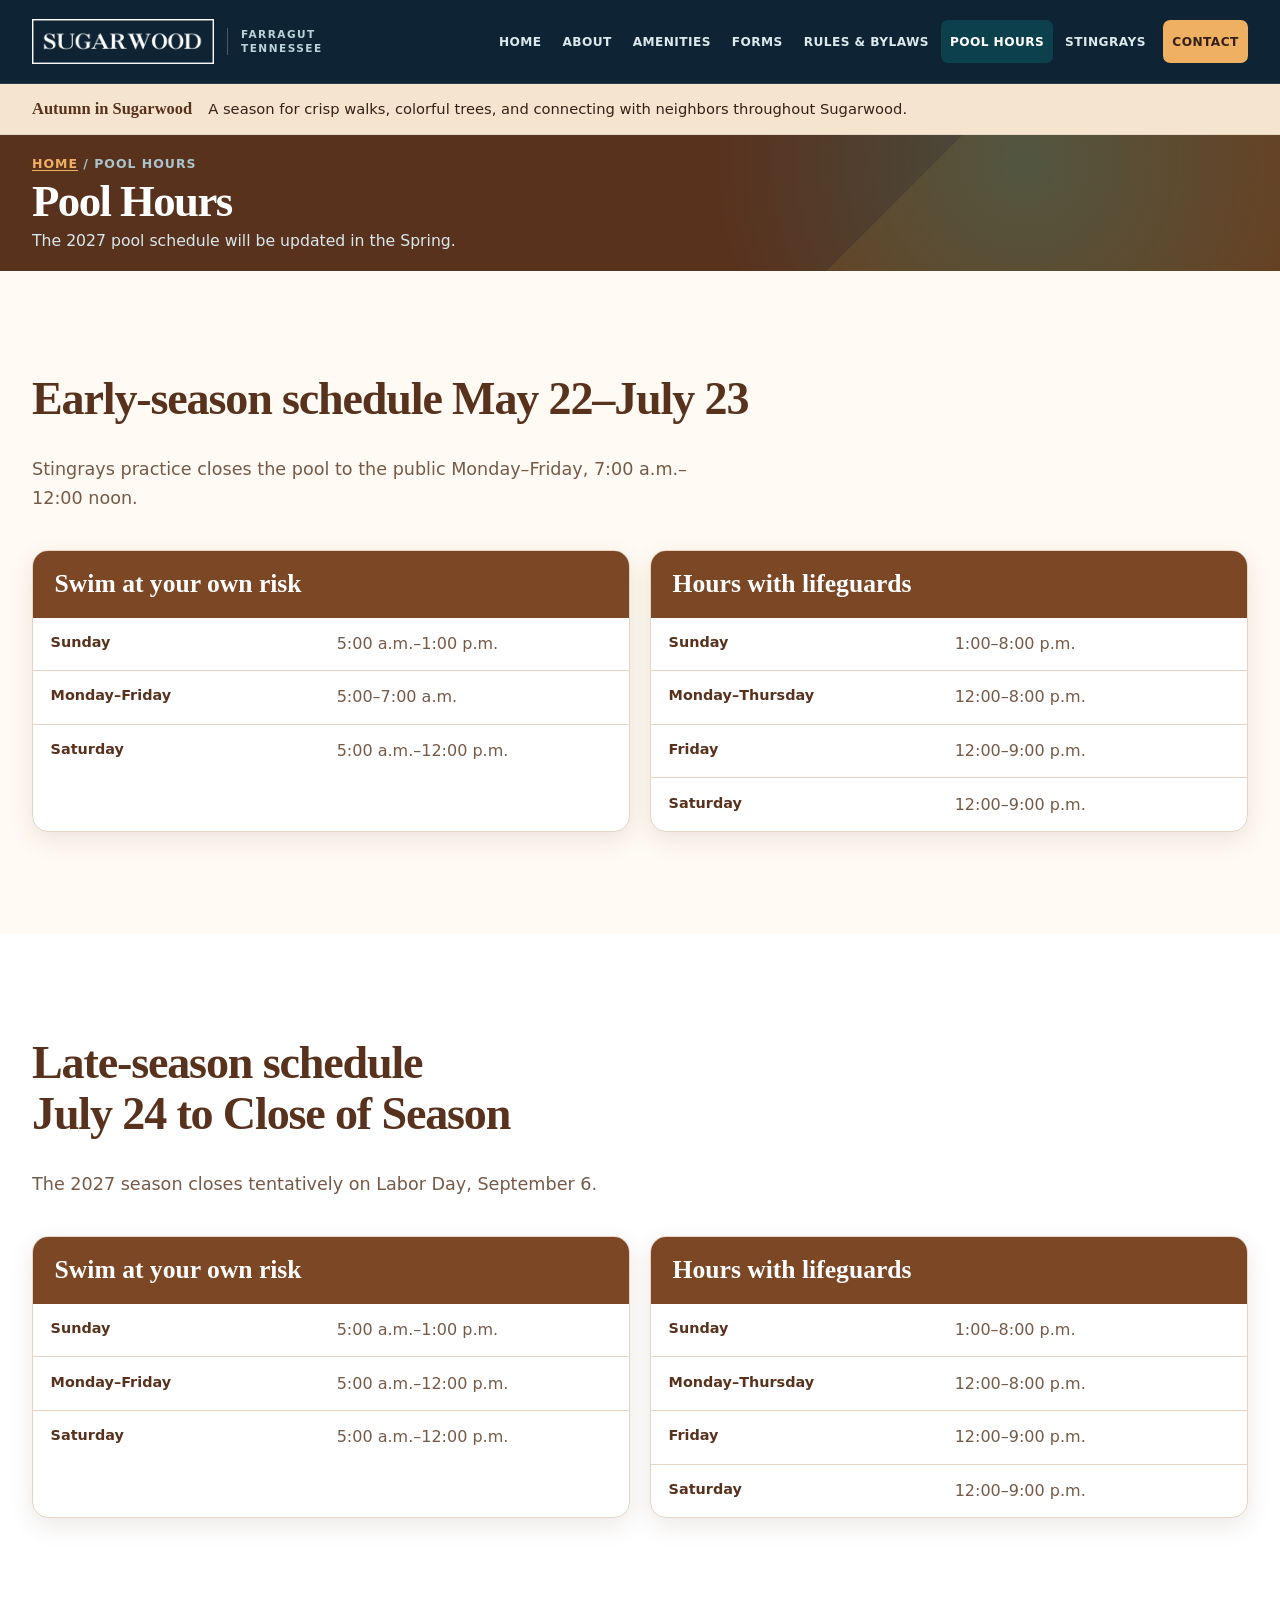
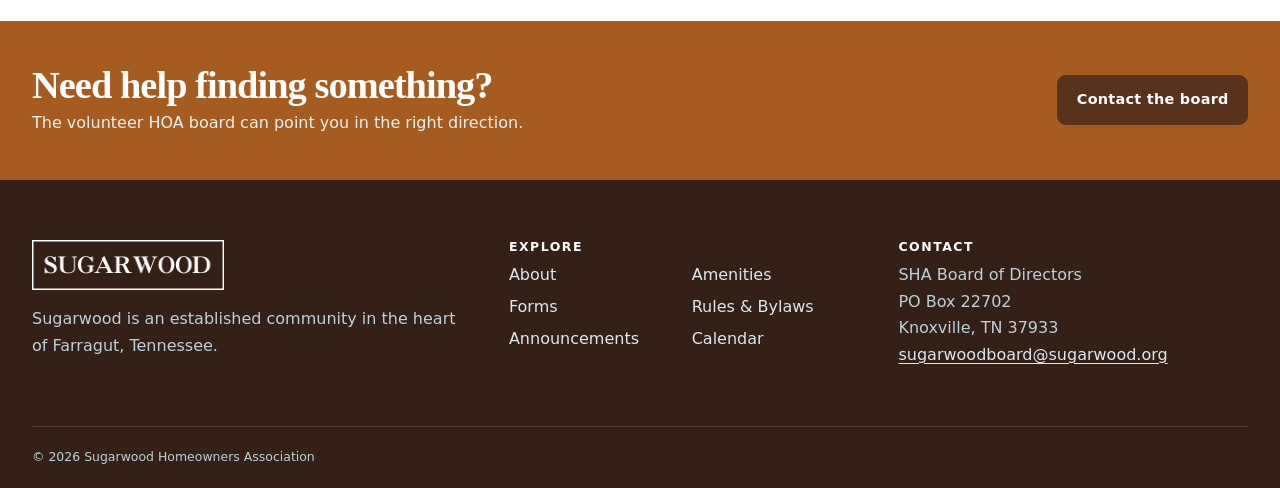
<file: pool-hours/index.html>
<!doctype html>
<html lang="en">
<head>
  <meta charset="utf-8">
  <meta name="viewport" content="width=device-width, initial-scale=1">
  <meta name="description" content="View Sugarwood HOA&#x27;s 2026 pool hours, Stingrays practice closure, and lifeguarded schedule.">
  <meta name="theme-color" content="#071d2e">
  <title>Pool Hours | Sugarwood at Farragut</title>
  <link rel="icon" href="../assets/images/favicon-summer.jpg?v=20260810" type="image/jpeg">
  <link rel="stylesheet" href="../assets/css/site.css?v=20261119-1">
</head>
<body>
  
<a class="skip-link" href="#main-content">Skip to main content</a>
<header class="site-header">
  <div class="container header-inner">
    <a class="brand" href="../" aria-label="Sugarwood HOA home">
      <img src="../assets/images/sw-logo-final.png" width="200" height="50" alt="Sugarwood">
      <span class="brand-location">Farragut<br>Tennessee</span>
    </a>
    <button class="menu-toggle" type="button" aria-label="Open navigation" aria-expanded="false" aria-controls="primary-navigation" data-menu-toggle>
      <span></span><span></span><span></span>
    </button>
    <nav class="site-nav" id="primary-navigation" aria-label="Primary navigation" data-site-nav data-open="false">
      <ul class="nav-list">
        <li><a href="../">Home</a></li>
<li><a href="../about/">About</a></li>
<li><a href="../amenities/">Amenities</a></li>
<li><a href="../forms/">Forms</a></li>
<li><a href="../rules/">Rules & Bylaws</a></li>
<li><a href="../pool-hours/" aria-current="page">Pool Hours</a></li>
<li><a href="../sugarwood-stingrays/">Stingrays</a></li>
<li><a class="nav-contact" href="../contact/">Contact</a></li>
      </ul>
    </nav>
  </div>
</header>
  <main id="main-content">
    
<section class="page-hero">
  <div class="container">
    <nav class="breadcrumb" aria-label="Breadcrumb"><a href="../">Home</a> / Pool Hours</nav>
    <h1>Pool Hours</h1>
    <p class="page-lead">The 2027 pool schedule will be updated in the Spring.</p>
  </div>
</section>
<section class="section">
  <div class="container content-stack">
    <div class="section-heading"><h2>Early-season schedule <span class="schedule-date">May 22–July 23</span></h2><p>Stingrays practice closes the pool to the public Monday–Friday, 7:00 a.m.–12:00 noon.</p></div>
    <div class="schedule-grid">
      <div class="schedule-card"><h3>Swim at your own risk</h3><table><tbody><tr><th scope="row">Sunday</th><td>5:00 a.m.–1:00 p.m.</td></tr><tr><th scope="row">Monday–Friday</th><td>5:00–7:00 a.m.</td></tr><tr><th scope="row">Saturday</th><td>5:00 a.m.–12:00 p.m.</td></tr></tbody></table></div>
      <div class="schedule-card"><h3>Hours with lifeguards</h3><table><tbody><tr><th scope="row">Sunday</th><td>1:00–8:00 p.m.</td></tr><tr><th scope="row">Monday–Thursday</th><td>12:00–8:00 p.m.</td></tr><tr><th scope="row">Friday</th><td>12:00–9:00 p.m.</td></tr><tr><th scope="row">Saturday</th><td>12:00–9:00 p.m.</td></tr></tbody></table></div>
    </div>
  </div>
</section>
<section class="section section-white">
  <div class="container content-stack">
    <div class="section-heading"><h2>Late-season schedule <span class="schedule-date">July 24 to Close of Season</span></h2><p>The 2027 season closes tentatively on Labor Day, September 6.</p></div>
    <div class="schedule-grid">
      <div class="schedule-card"><h3>Swim at your own risk</h3><table><tbody><tr><th scope="row">Sunday</th><td>5:00 a.m.–1:00 p.m.</td></tr><tr><th scope="row">Monday–Friday</th><td>5:00 a.m.–12:00 p.m.</td></tr><tr><th scope="row">Saturday</th><td>5:00 a.m.–12:00 p.m.</td></tr></tbody></table></div>
      <div class="schedule-card"><h3>Hours with lifeguards</h3><table><tbody><tr><th scope="row">Sunday</th><td>1:00–8:00 p.m.</td></tr><tr><th scope="row">Monday–Thursday</th><td>12:00–8:00 p.m.</td></tr><tr><th scope="row">Friday</th><td>12:00–9:00 p.m.</td></tr><tr><th scope="row">Saturday</th><td>12:00–9:00 p.m.</td></tr></tbody></table></div>
    </div>
  </div>
</section>
  </main>
  
<section class="cta-band" aria-labelledby="footer-cta-title">
  <div class="container cta-inner">
    <div>
      <h2 id="footer-cta-title">Need help finding something?</h2>
      <p>The volunteer HOA board can point you in the right direction.</p>
    </div>
    <a class="button button-dark" href="../contact/">Contact the board</a>
  </div>
</section>
<footer class="site-footer">
  <div class="container">
    <div class="footer-grid">
      <div class="footer-brand">
        <img src="../assets/images/sw-logo-final.png" width="200" height="50" alt="Sugarwood">
        <p>Sugarwood is an established community in the heart of Farragut, Tennessee.</p>
      </div>
      <div>
        <h2>Explore</h2>
        <ul class="footer-links">
          <li><a href="../about/">About</a></li>
          <li><a href="../amenities/">Amenities</a></li>
          <li><a href="../forms/">Forms</a></li>
          <li><a href="../rules/">Rules & Bylaws</a></li>
          <li><a href="../announcements/">Announcements</a></li>
          <li><a href="../calendar/">Calendar</a></li>
        </ul>
      </div>
      <div>
        <h2>Contact</h2>
        <address>
          SHA Board of Directors<br>
          PO Box 22702<br>
          Knoxville, TN 37933
        </address>
        <p><a href="mailto:sugarwoodboard@sugarwood.org">sugarwoodboard@sugarwood.org</a></p>
      </div>
    </div>
    <div class="footer-bottom">
      <p>© 2026 Sugarwood Homeowners Association</p>
    </div>
  </div>
</footer>
  <script src="../assets/js/site.js?v=20261119-1"></script>
</body>
</html>
</file>
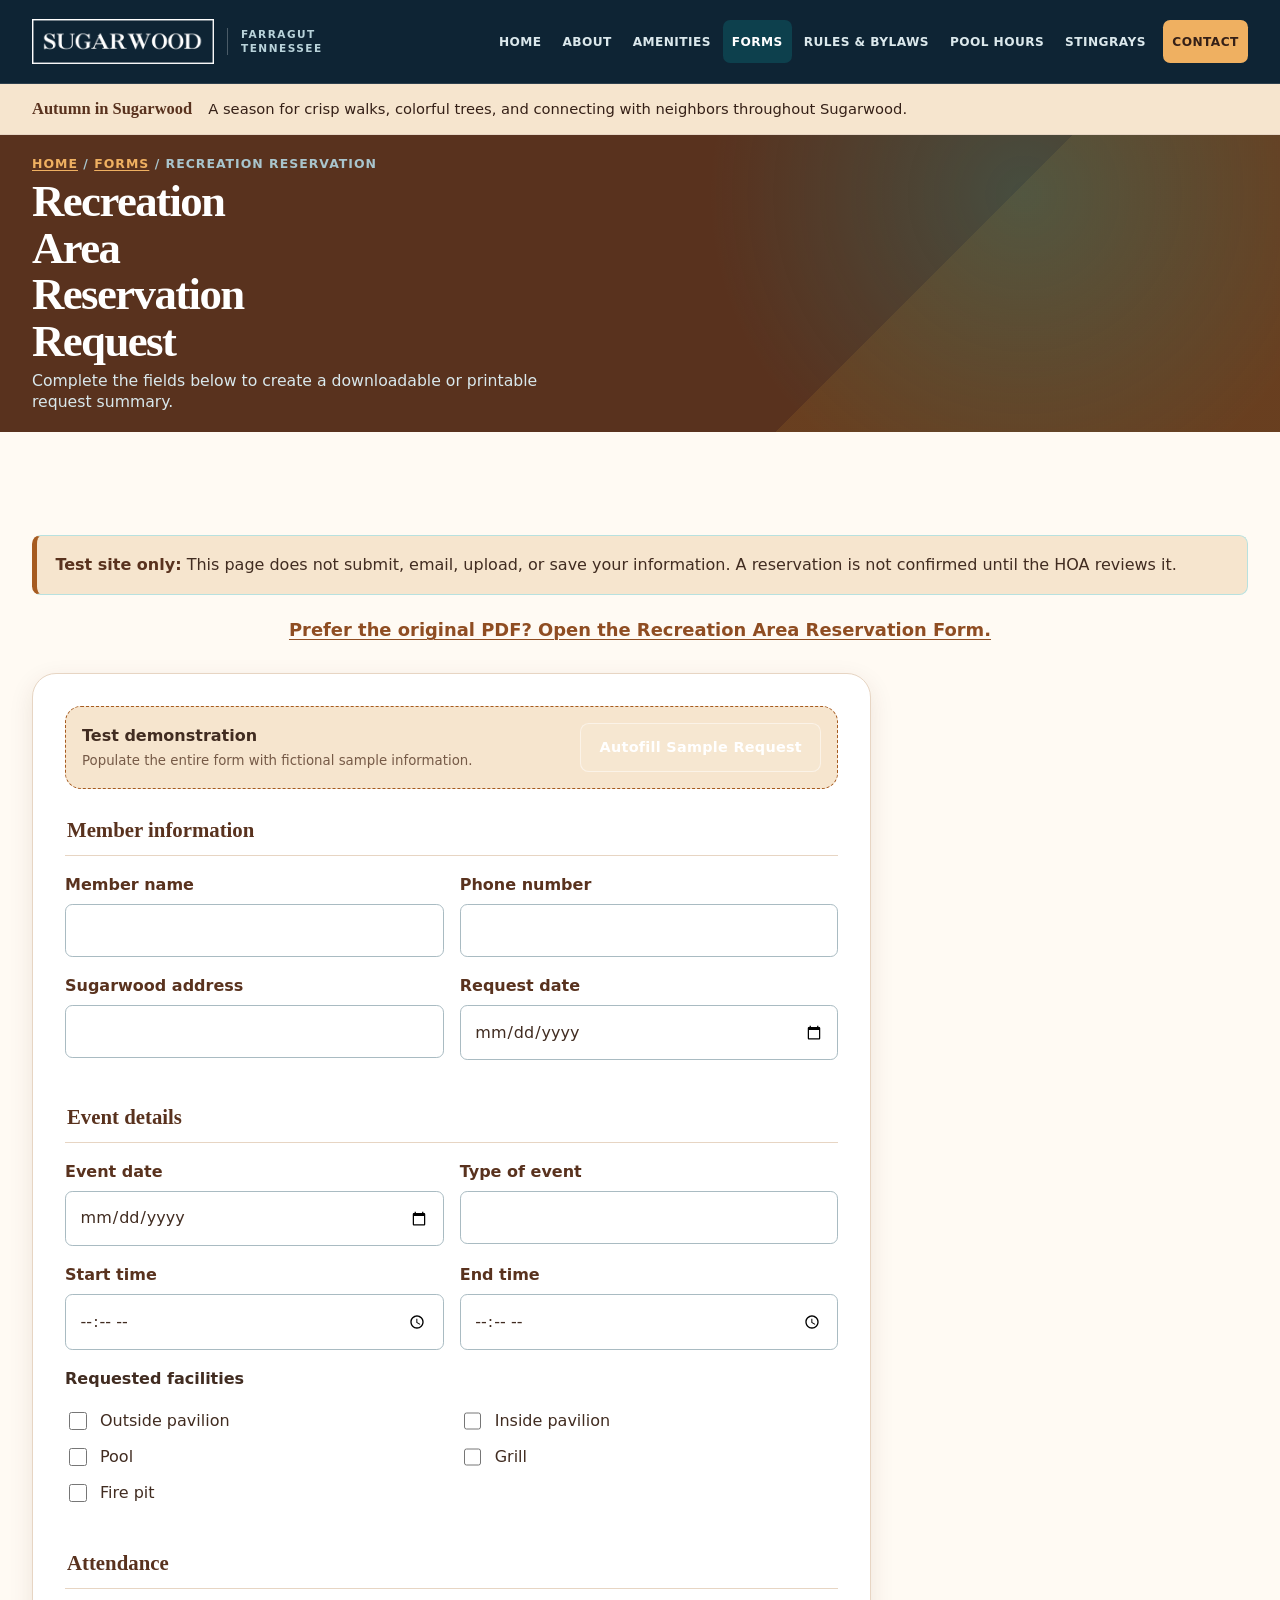
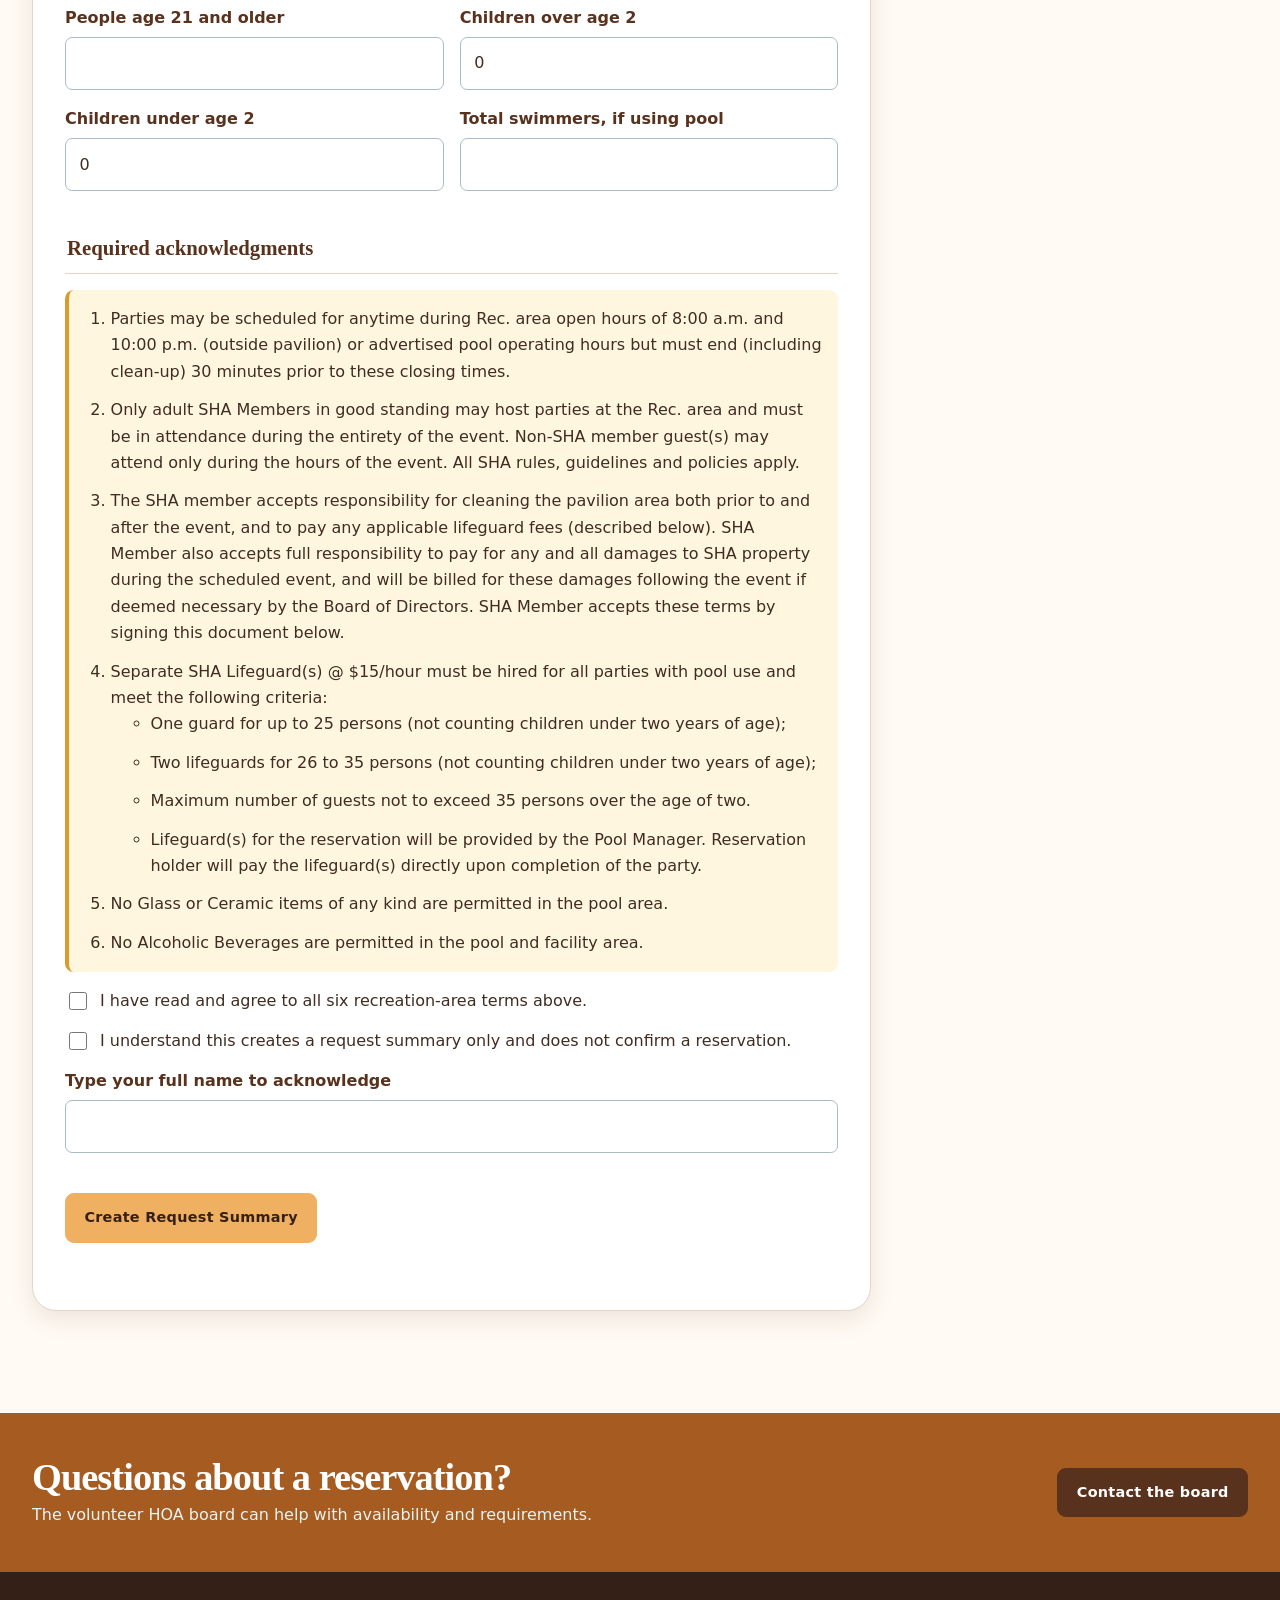
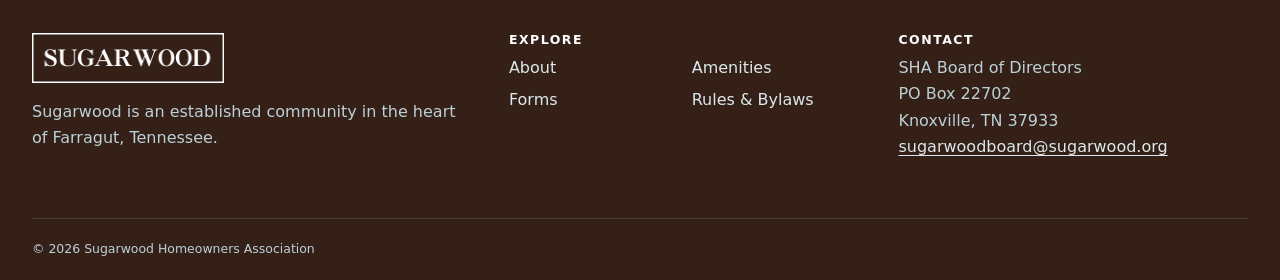
<file: recreation-reservation/index.html>
<!doctype html>
<html lang="en">
<head>
  <meta charset="utf-8"><meta name="viewport" content="width=device-width, initial-scale=1">
  <meta name="description" content="Create a local Sugarwood recreation area reservation request summary."><meta name="theme-color" content="#071d2e">
  <title>Recreation Reservation Request | Sugarwood at Farragut</title>
  <link rel="icon" href="../assets/images/favicon-summer.jpg?v=20260810" type="image/jpeg"><link rel="stylesheet" href="../assets/css/site.css?v=20261119-1">
</head>
<body>
<a class="skip-link" href="#main-content">Skip to main content</a>
<header class="site-header"><div class="container header-inner">
  <a class="brand" href="../" aria-label="Sugarwood HOA home"><img src="../assets/images/sw-logo-final.png" width="200" height="50" alt="Sugarwood"><span class="brand-location">Farragut<br>Tennessee</span></a>
  <button class="menu-toggle" type="button" aria-label="Open navigation" aria-expanded="false" aria-controls="primary-navigation" data-menu-toggle><span></span><span></span><span></span></button>
  <nav class="site-nav" id="primary-navigation" aria-label="Primary navigation" data-site-nav data-open="false"><ul class="nav-list"><li><a href="../">Home</a></li><li><a href="../about/">About</a></li><li><a href="../amenities/">Amenities</a></li><li><a href="../forms/" aria-current="page">Forms</a></li><li><a href="../rules/">Rules &amp; Bylaws</a></li><li><a href="../pool-hours/">Pool Hours</a></li><li><a href="../sugarwood-stingrays/">Stingrays</a></li><li><a class="nav-contact" href="../contact/">Contact</a></li></ul></nav>
</div></header>
<main id="main-content">
  <section class="page-hero"><div class="container"><nav class="breadcrumb" aria-label="Breadcrumb"><a href="../">Home</a> / <a href="../forms/">Forms</a> / Recreation Reservation</nav><h1>Recreation Area Reservation Request</h1><p class="page-lead">Complete the fields below to create a downloadable or printable request summary.</p></div></section>
  <section class="section"><div class="container">
    <div class="notice notice-info"><p><strong>Test site only:</strong> This page does not submit, email, upload, or save your information. A reservation is not confirmed until the HOA reviews it.</p></div>
    <p class="reservation-pdf-link"><a href="../assets/documents/SHA-Recreation-Area-Reservation-Form_-April-2024.pdf">Prefer the original PDF? Open the Recreation Area Reservation Form.</a></p>
    <div class="reservation-layout">
      <form class="reservation-form" data-reservation-form>
        <div class="reservation-demo"><div><strong>Test demonstration</strong><small>Populate the entire form with fictional sample information.</small></div><button class="button button-secondary" type="button" data-autofill-reservation>Autofill Sample Request</button></div>
        <fieldset><legend>Member information</legend><div class="reservation-fields">
          <div class="form-field"><label for="member-name">Member name</label><input id="member-name" name="memberName" autocomplete="name" required></div>
          <div class="form-field"><label for="phone">Phone number</label><input id="phone" name="phone" type="tel" autocomplete="tel" required></div>
          <div class="form-field"><label for="address">Sugarwood address</label><input id="address" name="address" autocomplete="street-address" required></div>
          <div class="form-field"><label for="request-date">Request date</label><input id="request-date" name="requestDate" type="date" required></div>
        </div></fieldset>
        <fieldset><legend>Event details</legend><div class="reservation-fields">
          <div class="form-field"><label for="event-date">Event date</label><input id="event-date" name="eventDate" type="date" required></div>
          <div class="form-field"><label for="event-type">Type of event</label><input id="event-type" name="eventType" required></div>
          <div class="form-field"><label for="start-time">Start time</label><input id="start-time" name="startTime" type="time" required></div>
          <div class="form-field"><label for="end-time">End time</label><input id="end-time" name="endTime" type="time" required></div>
        </div><p><strong>Requested facilities</strong></p><div class="reservation-checks">
          <label class="reservation-check"><input type="checkbox" name="facility" value="Outside Pavilion"><span>Outside pavilion</span></label><label class="reservation-check"><input type="checkbox" name="facility" value="Inside Pavilion"><span>Inside pavilion</span></label><label class="reservation-check"><input type="checkbox" name="facility" value="Pool"><span>Pool</span></label><label class="reservation-check"><input type="checkbox" name="facility" value="Grill"><span>Grill</span></label><label class="reservation-check"><input type="checkbox" name="facility" value="Fire Pit"><span>Fire pit</span></label>
        </div></fieldset>
        <fieldset><legend>Attendance</legend><div class="reservation-fields">
          <div class="form-field"><label for="adults">People age 21 and older</label><input id="adults" name="adults" type="number" min="0" required></div><div class="form-field"><label for="children-over-two">Children over age 2</label><input id="children-over-two" name="childrenOverTwo" type="number" min="0" value="0"></div><div class="form-field"><label for="children-under-two">Children under age 2</label><input id="children-under-two" name="childrenUnderTwo" type="number" min="0" value="0"></div><div class="form-field"><label for="swimmers">Total swimmers, if using pool</label><input id="swimmers" name="swimmers" type="number" min="0"></div>
        </div></fieldset>
        <fieldset><legend>Required acknowledgments</legend>
          <div class="reservation-terms"><ol>
            <li>Parties may be scheduled for anytime during Rec. area open hours of 8:00 a.m. and 10:00 p.m. (outside pavilion) or advertised pool operating hours but must end (including clean-up) 30 minutes prior to these closing times.</li>
            <li>Only adult SHA Members in good standing may host parties at the Rec. area and must be in attendance during the entirety of the event. Non-SHA member guest(s) may attend only during the hours of the event. All SHA rules, guidelines and policies apply.</li>
            <li>The SHA member accepts responsibility for cleaning the pavilion area both prior to and after the event, and to pay any applicable lifeguard fees (described below). SHA Member also accepts full responsibility to pay for any and all damages to SHA property during the scheduled event, and will be billed for these damages following the event if deemed necessary by the Board of Directors. SHA Member accepts these terms by signing this document below.</li>
            <li>Separate SHA Lifeguard(s) @ $15/hour must be hired for all parties with pool use and meet the following criteria:<ul><li>One guard for up to 25 persons (not counting children under two years of age);</li><li>Two lifeguards for 26 to 35 persons (not counting children under two years of age);</li><li>Maximum number of guests not to exceed 35 persons over the age of two.</li><li>Lifeguard(s) for the reservation will be provided by the Pool Manager. Reservation holder will pay the lifeguard(s) directly upon completion of the party.</li></ul></li>
            <li>No Glass or Ceramic items of any kind are permitted in the pool area.</li>
            <li>No Alcoholic Beverages are permitted in the pool and facility area.</li>
          </ol></div>
          <label class="reservation-acknowledgment"><input type="checkbox" name="rulesAccepted" required><span>I have read and agree to all six recreation-area terms above.</span></label>
          <label class="reservation-acknowledgment"><input type="checkbox" name="confirmationAccepted" required><span>I understand this creates a request summary only and does not confirm a reservation.</span></label>
          <div class="form-field"><label for="typed-name">Type your full name to acknowledge</label><input id="typed-name" name="typedName" required></div>
        </fieldset>
        <div class="reservation-actions"><button class="button" type="submit">Create Request Summary</button><button class="button button-secondary" type="reset">Clear Form</button></div><p class="form-status" aria-live="polite" data-reservation-status></p>
      </form>
      <aside class="reservation-output" data-reservation-output hidden aria-labelledby="reservation-output-title"><h2 id="reservation-output-title">Request summary</h2><p><strong>Not submitted:</strong> Choose an option below to save or copy this summary.</p><pre data-reservation-text></pre><div class="reservation-actions"><button class="button" type="button" data-copy-summary>Copy Text</button><button class="button button-secondary" type="button" data-download-text>Download Text</button><button class="button button-secondary" type="button" data-download-html>Download HTML</button><button class="button button-secondary" type="button" data-print-summary>Print / Save PDF</button></div><p class="form-status" aria-live="polite" data-output-status></p></aside>
    </div>
  </div></section>
</main>
<section class="cta-band" aria-labelledby="footer-cta-title"><div class="container cta-inner"><div><h2 id="footer-cta-title">Questions about a reservation?</h2><p>The volunteer HOA board can help with availability and requirements.</p></div><a class="button button-dark" href="../contact/">Contact the board</a></div></section>
<footer class="site-footer"><div class="container"><div class="footer-grid"><div class="footer-brand"><img src="../assets/images/sw-logo-final.png" width="200" height="50" alt="Sugarwood"><p>Sugarwood is an established community in the heart of Farragut, Tennessee.</p></div><div><h2>Explore</h2><ul class="footer-links"><li><a href="../about/">About</a></li><li><a href="../amenities/">Amenities</a></li><li><a href="../forms/">Forms</a></li><li><a href="../rules/">Rules &amp; Bylaws</a></li></ul></div><div><h2>Contact</h2><address>SHA Board of Directors<br>PO Box 22702<br>Knoxville, TN 37933</address><p><a href="mailto:sugarwoodboard@sugarwood.org">sugarwoodboard@sugarwood.org</a></p></div></div><div class="footer-bottom"><p>© 2026 Sugarwood Homeowners Association</p></div></div></footer>
<div class="reservation-print-sheet" data-print-sheet hidden></div>
<script src="../assets/js/site.js?v=20261119-1"></script><script src="../assets/js/recreation-reservation.js"></script>
</body></html>
</file>
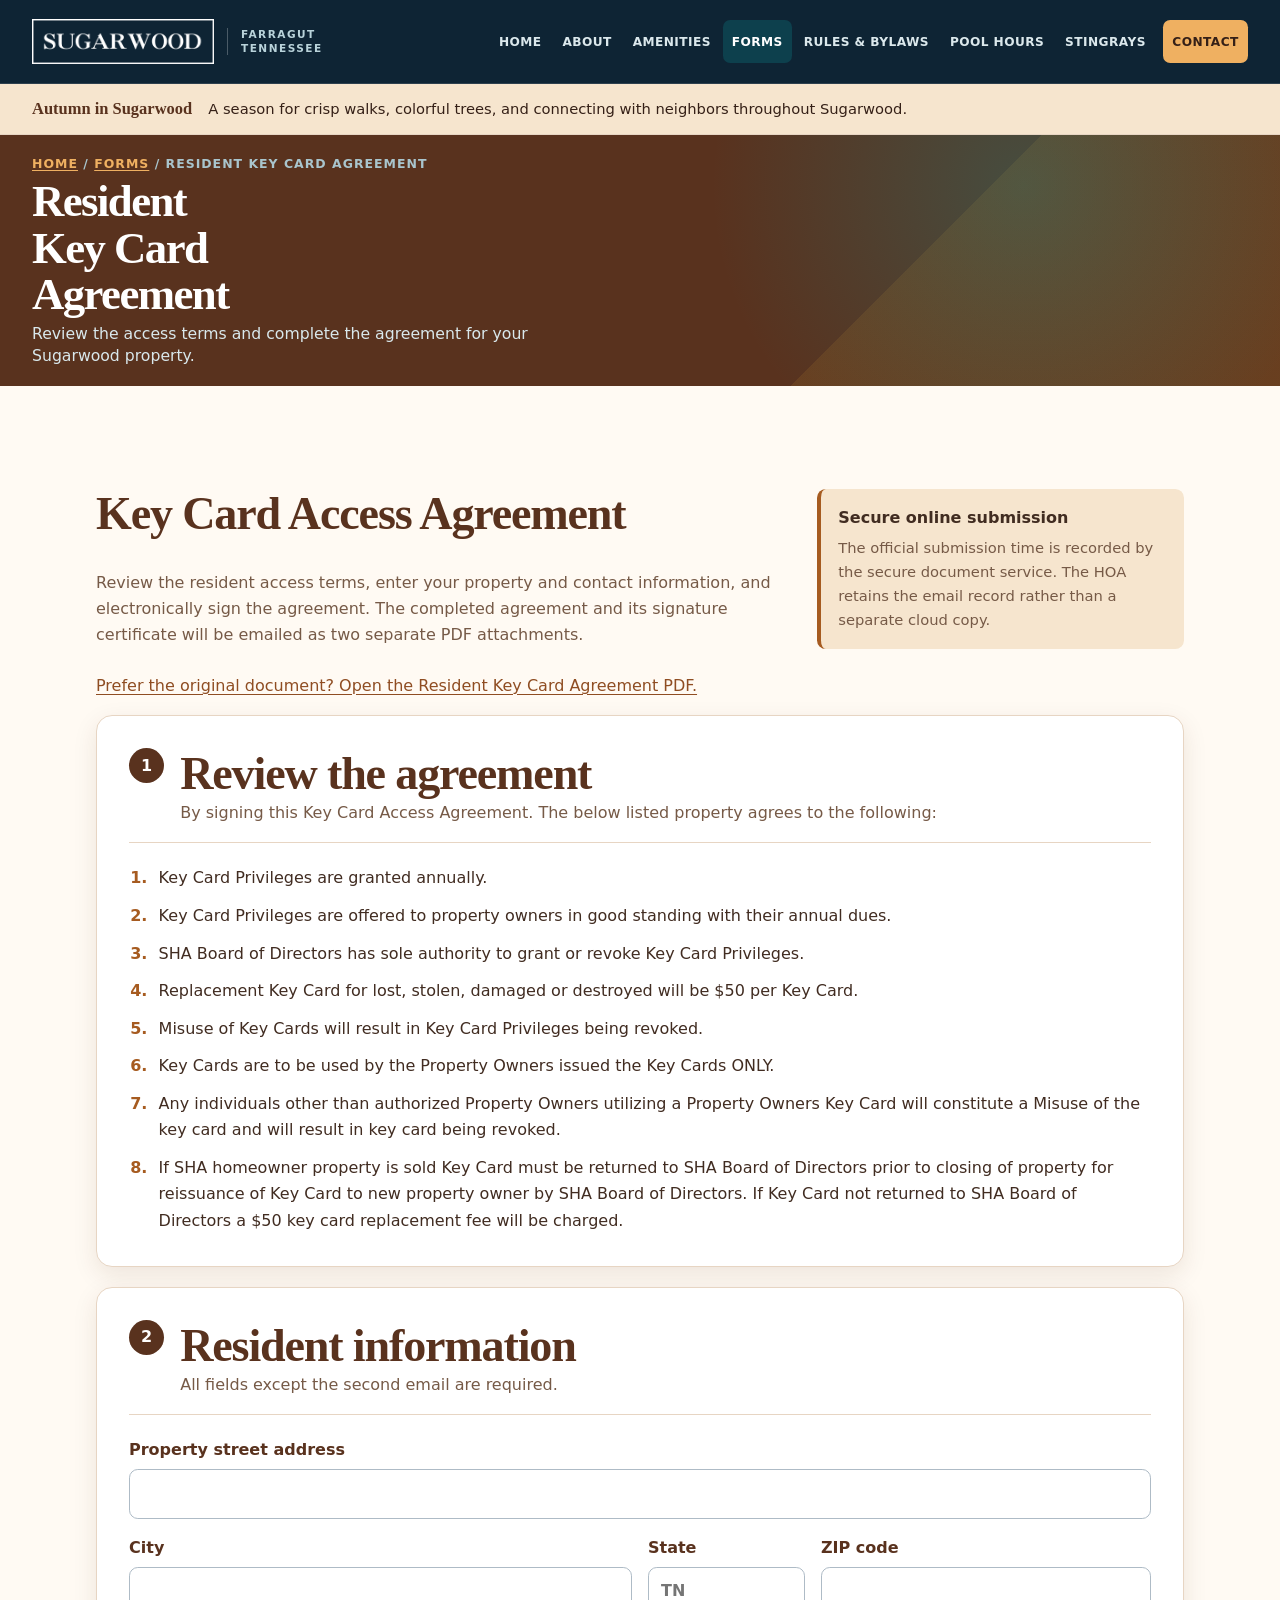
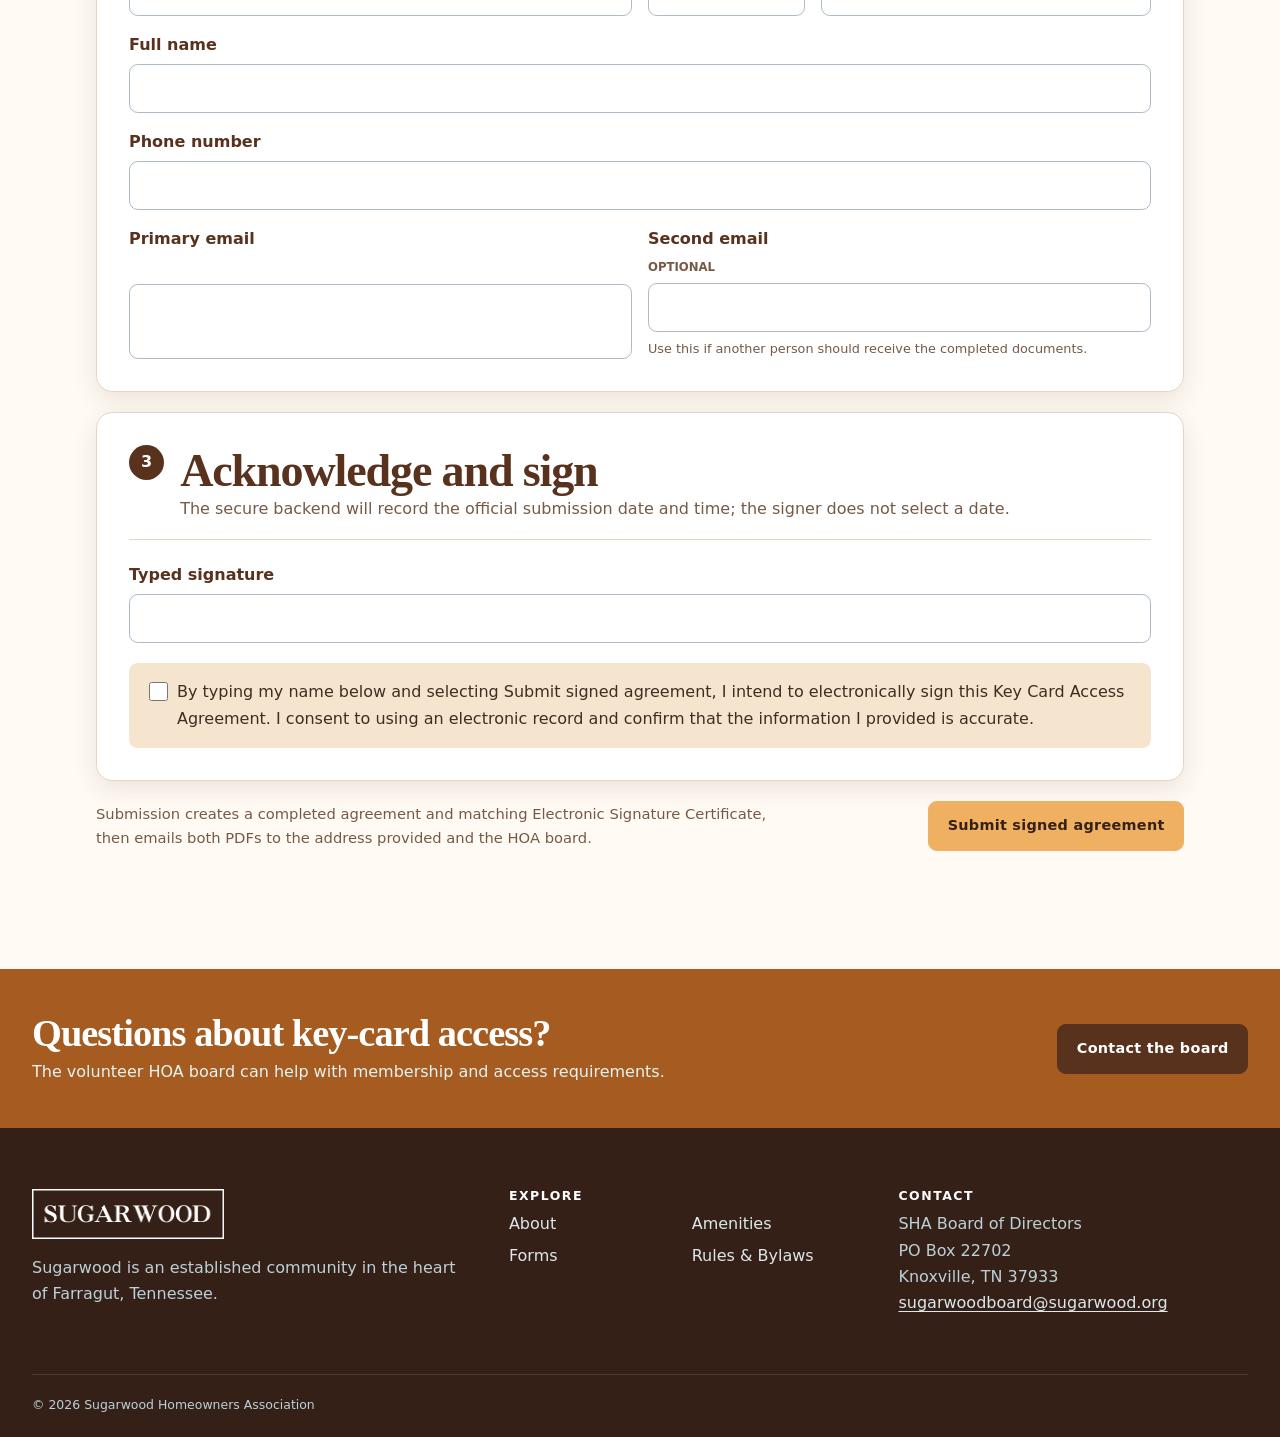
<file: resident-key-card-agreement/index.html>
<!doctype html>
<html lang="en">
<head>
  <meta charset="utf-8">
  <meta name="viewport" content="width=device-width, initial-scale=1">
  <meta name="description" content="Review and complete the Sugarwood resident Key Card Access Agreement online.">
  <meta name="theme-color" content="#071d2e">
  <title>Resident Key Card Agreement | Sugarwood at Farragut</title>
  <link rel="icon" href="../assets/images/favicon-summer.jpg?v=20260810" type="image/jpeg">
  <link rel="stylesheet" href="../assets/css/site.css?v=20261119-1">
  <link rel="stylesheet" href="styles.css">
</head>
<body>
<a class="skip-link" href="#main-content">Skip to main content</a>
<header class="site-header"><div class="container header-inner">
  <a class="brand" href="../" aria-label="Sugarwood HOA home"><img src="../assets/images/sw-logo-final.png" width="200" height="50" alt="Sugarwood"><span class="brand-location">Farragut<br>Tennessee</span></a>
  <button class="menu-toggle" type="button" aria-label="Open navigation" aria-expanded="false" aria-controls="primary-navigation" data-menu-toggle><span></span><span></span><span></span></button>
  <nav class="site-nav" id="primary-navigation" aria-label="Primary navigation" data-site-nav data-open="false"><ul class="nav-list"><li><a href="../">Home</a></li><li><a href="../about/">About</a></li><li><a href="../amenities/">Amenities</a></li><li><a href="../forms/" aria-current="page">Forms</a></li><li><a href="../rules/">Rules &amp; Bylaws</a></li><li><a href="../pool-hours/">Pool Hours</a></li><li><a href="../sugarwood-stingrays/">Stingrays</a></li><li><a class="nav-contact" href="../contact/">Contact</a></li></ul></nav>
</div></header>

<main id="main-content">
  <section class="page-hero"><div class="container">
    <nav class="breadcrumb" aria-label="Breadcrumb"><a href="../">Home</a> / <a href="../forms/">Forms</a> / Resident Key Card Agreement</nav>
    <h1>Resident Key Card Agreement</h1>
    <p class="page-lead">Review the access terms and complete the agreement for your Sugarwood property.</p>
  </div></section>

  <section class="section"><div class="keycard-wrap">
    <div class="keycard-intro">
      <div>
        <h2>Key Card Access Agreement</h2>
        <p>Review the resident access terms, enter your property and contact information, and electronically sign the agreement. The completed agreement and its signature certificate will be emailed as two separate PDF attachments.</p>
      </div>
      <aside class="keycard-note">
        <strong>Secure online submission</strong>
        <span>The official submission time is recorded by the secure document service. The HOA retains the email record rather than a separate cloud copy.</span>
      </aside>
    </div>

    <p><a href="../assets/documents/2019-Key-Card-Waiver.pdf">Prefer the original document? Open the Resident Key Card Agreement PDF.</a></p>

    <form id="agreement-form" novalidate>
      <section class="keycard-card" aria-labelledby="agreement-heading">
        <div class="keycard-heading"><span class="keycard-step">1</span><div><h2 id="agreement-heading">Review the agreement</h2><p>By signing this Key Card Access Agreement. The below listed property agrees to the following:</p></div></div>
        <ol class="keycard-terms">
          <li>Key Card Privileges are granted annually.</li>
          <li>Key Card Privileges are offered to property owners in good standing with their annual dues.</li>
          <li>SHA Board of Directors has sole authority to grant or revoke Key Card Privileges.</li>
          <li>Replacement Key Card for lost, stolen, damaged or destroyed will be $50 per Key Card.</li>
          <li>Misuse of Key Cards will result in Key Card Privileges being revoked.</li>
          <li>Key Cards are to be used by the Property Owners issued the Key Cards ONLY.</li>
          <li>Any individuals other than authorized Property Owners utilizing a Property Owners Key Card will constitute a Misuse of the key card and will result in key card being revoked.</li>
          <li>If SHA homeowner property is sold Key Card must be returned to SHA Board of Directors prior to closing of property for reissuance of Key Card to new property owner by SHA Board of Directors. If Key Card not returned to SHA Board of Directors a $50 key card replacement fee will be charged.</li>
        </ol>
      </section>

      <section class="keycard-card" aria-labelledby="details-heading">
        <div class="keycard-heading"><span class="keycard-step">2</span><div><h2 id="details-heading">Resident information</h2><p>All fields except the second email are required.</p></div></div>
        <div class="keycard-fields">
          <label class="keycard-field keycard-field--wide">Property street address<input name="street" autocomplete="street-address" maxlength="160" required></label>
          <label class="keycard-field keycard-field--city">City<input name="city" autocomplete="address-level2" maxlength="80" required></label>
          <label class="keycard-field keycard-field--state">State<input name="state" autocomplete="address-level1" maxlength="2" pattern="[A-Za-z]{2}" placeholder="TN" required></label>
          <label class="keycard-field keycard-field--zip">ZIP code<input name="zip" autocomplete="postal-code" inputmode="numeric" maxlength="10" pattern="\d{5}(-\d{4})?" required></label>
          <label class="keycard-field keycard-field--wide">Full name<input name="fullName" autocomplete="name" maxlength="160" required></label>
          <label class="keycard-field keycard-field--wide">Phone number<input name="phone" type="tel" autocomplete="tel" maxlength="40" required></label>
          <label class="keycard-field">Primary email<input name="email" type="email" autocomplete="email" maxlength="160" required></label>
          <label class="keycard-field">Second email <span class="keycard-optional">Optional</span><input name="email2" type="email" maxlength="160" aria-describedby="email2-help"><small id="email2-help">Use this if another person should receive the completed documents.</small></label>
        </div>
      </section>

      <section class="keycard-card" aria-labelledby="sign-heading">
        <div class="keycard-heading"><span class="keycard-step">3</span><div><h2 id="sign-heading">Acknowledge and sign</h2><p>The secure backend will record the official submission date and time; the signer does not select a date.</p></div></div>
        <div class="keycard-fields"><label class="keycard-field keycard-field--wide">Typed signature<input name="signature" autocomplete="name" maxlength="160" required></label></div>
        <label class="keycard-acknowledgment"><input name="acknowledged" type="checkbox" required><span>By typing my name below and selecting Submit signed agreement, I intend to electronically sign this Key Card Access Agreement. I consent to using an electronic record and confirm that the information I provided is accurate.</span></label>
      </section>

      <div id="agreement-status" class="keycard-status" role="status" aria-live="polite"></div>
      <div class="keycard-actions"><p>Submission creates a completed agreement and matching Electronic Signature Certificate, then emails both PDFs to the address provided and the HOA board.</p><button id="agreement-submit" class="button" type="submit">Submit signed agreement</button></div>
    </form>
  </div></section>
</main>

<section class="cta-band" aria-labelledby="footer-cta-title"><div class="container cta-inner"><div><h2 id="footer-cta-title">Questions about key-card access?</h2><p>The volunteer HOA board can help with membership and access requirements.</p></div><a class="button button-dark" href="../contact/">Contact the board</a></div></section>
<footer class="site-footer"><div class="container"><div class="footer-grid"><div class="footer-brand"><img src="../assets/images/sw-logo-final.png" width="200" height="50" alt="Sugarwood"><p>Sugarwood is an established community in the heart of Farragut, Tennessee.</p></div><div><h2>Explore</h2><ul class="footer-links"><li><a href="../about/">About</a></li><li><a href="../amenities/">Amenities</a></li><li><a href="../forms/">Forms</a></li><li><a href="../rules/">Rules &amp; Bylaws</a></li></ul></div><div><h2>Contact</h2><address>SHA Board of Directors<br>PO Box 22702<br>Knoxville, TN 37933</address><p><a href="mailto:sugarwoodboard@sugarwood.org">sugarwoodboard@sugarwood.org</a></p></div></div><div class="footer-bottom"><p>© 2026 Sugarwood Homeowners Association</p></div></div></footer>
<script src="../assets/js/site.js?v=20261119-1"></script>
<script src="config.js"></script>
<script src="app.js"></script>
</body>
</html>
</file>
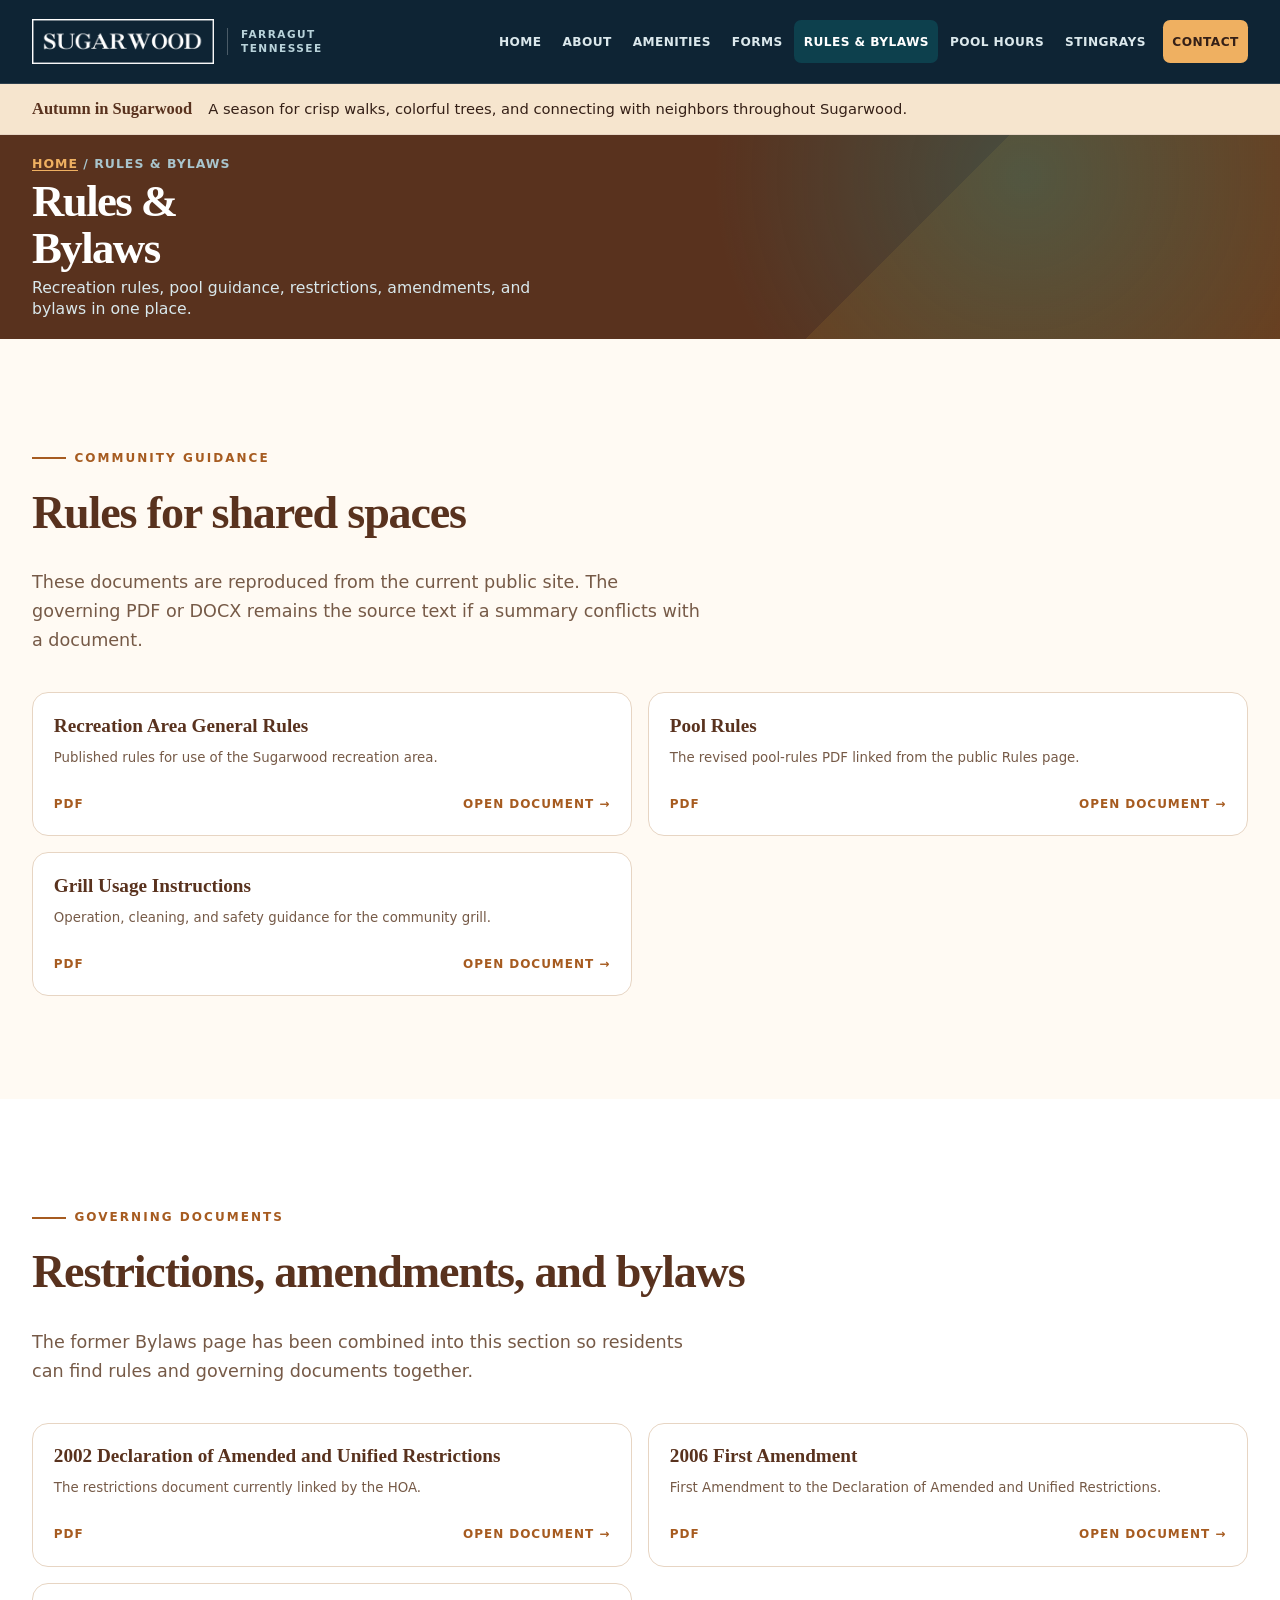
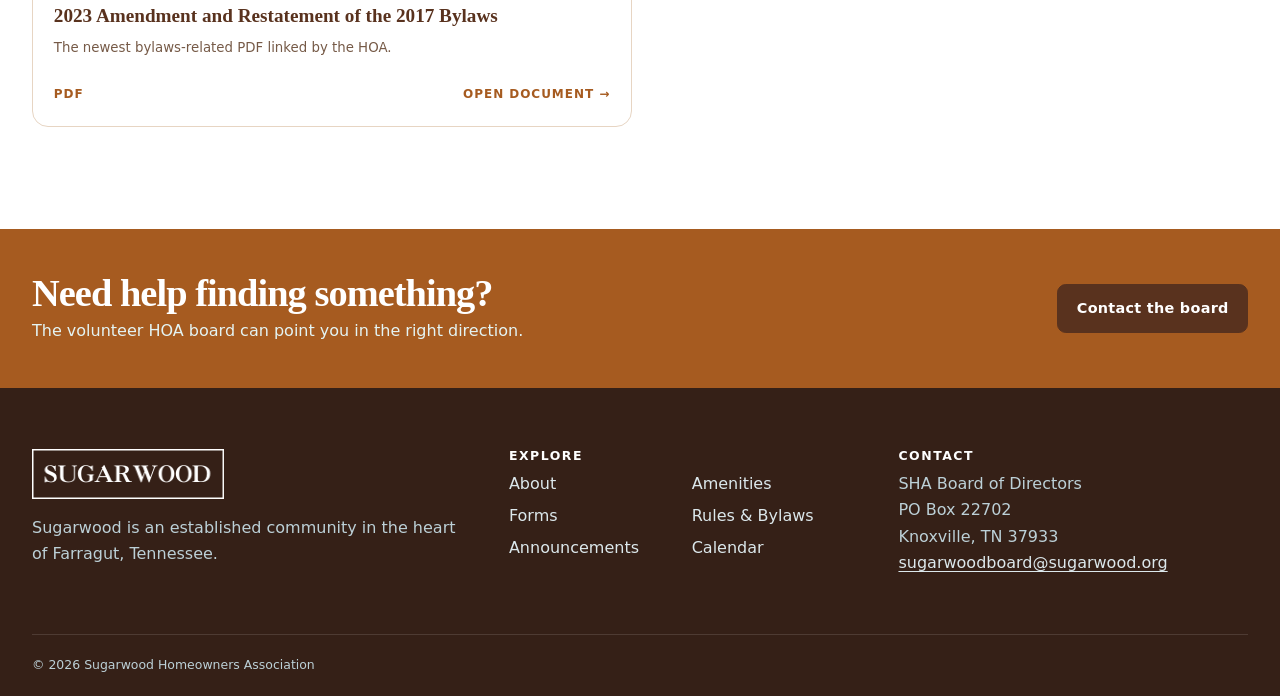
<file: rules/index.html>
<!doctype html>
<html lang="en">
<head>
  <meta charset="utf-8">
  <meta name="viewport" content="width=device-width, initial-scale=1">
  <meta name="description" content="Open Sugarwood HOA recreation rules, pool rules, restrictions, amendments, and bylaws.">
  <meta name="theme-color" content="#071d2e">
  <title>Rules &amp; Bylaws | Sugarwood at Farragut</title>
  <link rel="icon" href="../assets/images/favicon-summer.jpg?v=20260810" type="image/jpeg">
  <link rel="stylesheet" href="../assets/css/site.css?v=20261119-1">
</head>
<body>
  
<a class="skip-link" href="#main-content">Skip to main content</a>
<header class="site-header">
  <div class="container header-inner">
    <a class="brand" href="../" aria-label="Sugarwood HOA home">
      <img src="../assets/images/sw-logo-final.png" width="200" height="50" alt="Sugarwood">
      <span class="brand-location">Farragut<br>Tennessee</span>
    </a>
    <button class="menu-toggle" type="button" aria-label="Open navigation" aria-expanded="false" aria-controls="primary-navigation" data-menu-toggle>
      <span></span><span></span><span></span>
    </button>
    <nav class="site-nav" id="primary-navigation" aria-label="Primary navigation" data-site-nav data-open="false">
      <ul class="nav-list">
        <li><a href="../">Home</a></li>
<li><a href="../about/">About</a></li>
<li><a href="../amenities/">Amenities</a></li>
<li><a href="../forms/">Forms</a></li>
<li><a href="../rules/" aria-current="page">Rules & Bylaws</a></li>
<li><a href="../pool-hours/">Pool Hours</a></li>
<li><a href="../sugarwood-stingrays/">Stingrays</a></li>
<li><a class="nav-contact" href="../contact/">Contact</a></li>
      </ul>
    </nav>
  </div>
</header>
  <main id="main-content">
    
<section class="page-hero">
  <div class="container">
    <nav class="breadcrumb" aria-label="Breadcrumb"><a href="../">Home</a> / Rules &amp; Bylaws</nav>
    <h1>Rules &amp; Bylaws</h1>
    <p class="page-lead">Recreation rules, pool guidance, restrictions, amendments, and bylaws in one place.</p>
  </div>
</section>
<section class="section">
  <div class="container">
    <div class="section-heading"><span class="eyebrow">Community guidance</span><h2>Rules for shared spaces</h2><p>These documents are reproduced from the current public site. The governing PDF or DOCX remains the source text if a summary conflicts with a document.</p></div>
    <div class="document-grid"><a class="document-card" href="../assets/documents/RecRules_2015.pdf">
  <span><strong>Recreation Area General Rules</strong><small>Published rules for use of the Sugarwood recreation area.</small></span>
  <span class="document-meta"><span>PDF</span><span>Open document →</span></span>
</a>
<a class="document-card" href="../assets/documents/2023-SHA-Pool-Rules_blue-revisions.pdf">
  <span><strong>Pool Rules</strong><small>The revised pool-rules PDF linked from the public Rules page.</small></span>
  <span class="document-meta"><span>PDF</span><span>Open document →</span></span>
</a>
<a class="document-card" href="../assets/documents/SHA-Grill-Usage-Instructions_2011.pdf">
  <span><strong>Grill Usage Instructions</strong><small>Operation, cleaning, and safety guidance for the community grill.</small></span>
  <span class="document-meta"><span>PDF</span><span>Open document →</span></span>
</a></div>
  </div>
</section>
<section class="section section-white" id="governing-documents">
  <div class="container">
    <div class="section-heading"><span class="eyebrow">Governing documents</span><h2>Restrictions, amendments, and bylaws</h2><p>The former Bylaws page has been combined into this section so residents can find rules and governing documents together.</p></div>
    <div class="document-grid"><a class="document-card" href="../assets/documents/covenants.pdf">
  <span><strong>2002 Declaration of Amended and Unified Restrictions</strong><small>The restrictions document currently linked by the HOA.</small></span>
  <span class="document-meta"><span>PDF</span><span>Open document →</span></span>
</a>
<a class="document-card" href="../assets/documents/amendedcovenants.pdf">
  <span><strong>2006 First Amendment</strong><small>First Amendment to the Declaration of Amended and Unified Restrictions.</small></span>
  <span class="document-meta"><span>PDF</span><span>Open document →</span></span>
</a>
<a class="document-card" href="../assets/documents/2023-Amendment-and-Restatement-to-the-2017-By-Laws-of-the-SHA.pdf">
  <span><strong>2023 Amendment and Restatement of the 2017 Bylaws</strong><small>The newest bylaws-related PDF linked by the HOA.</small></span>
  <span class="document-meta"><span>PDF</span><span>Open document →</span></span>
</a></div>
  </div>
</section>
  </main>
  
<section class="cta-band" aria-labelledby="footer-cta-title">
  <div class="container cta-inner">
    <div>
      <h2 id="footer-cta-title">Need help finding something?</h2>
      <p>The volunteer HOA board can point you in the right direction.</p>
    </div>
    <a class="button button-dark" href="../contact/">Contact the board</a>
  </div>
</section>
<footer class="site-footer">
  <div class="container">
    <div class="footer-grid">
      <div class="footer-brand">
        <img src="../assets/images/sw-logo-final.png" width="200" height="50" alt="Sugarwood">
        <p>Sugarwood is an established community in the heart of Farragut, Tennessee.</p>
      </div>
      <div>
        <h2>Explore</h2>
        <ul class="footer-links">
          <li><a href="../about/">About</a></li>
          <li><a href="../amenities/">Amenities</a></li>
          <li><a href="../forms/">Forms</a></li>
          <li><a href="../rules/">Rules & Bylaws</a></li>
          <li><a href="../announcements/">Announcements</a></li>
          <li><a href="../calendar/">Calendar</a></li>
        </ul>
      </div>
      <div>
        <h2>Contact</h2>
        <address>
          SHA Board of Directors<br>
          PO Box 22702<br>
          Knoxville, TN 37933
        </address>
        <p><a href="mailto:sugarwoodboard@sugarwood.org">sugarwoodboard@sugarwood.org</a></p>
      </div>
    </div>
    <div class="footer-bottom">
      <p>© 2026 Sugarwood Homeowners Association</p>
    </div>
  </div>
</footer>
  <script src="../assets/js/site.js?v=20261119-1"></script>
</body>
</html>
</file>
<file: assets/css/site.css>
:root {
  --navy-950: #071d2e;
  --navy-900: #0a2941;
  --navy-800: #123a56;
  --blue-700: #166a83;
  --teal-600: #058b96;
  --teal-500: #0aa3aa;
  --aqua-100: #dff4f2;
  --cream-100: #fbfaf6;
  --cream-200: #f3efe5;
  --gold-500: #d99b2b;
  --gold-300: #f0c36b;
  --ink: #173043;
  --muted: #5b6d78;
  --white: #ffffff;
  --line: #d9e1e3;
  --warning-bg: #fff6df;
  --warning-border: #d99b2b;
  --shadow-sm: 0 8px 24px rgba(7, 29, 46, 0.08);
  --shadow-lg: 0 24px 70px rgba(7, 29, 46, 0.2);
  --radius-sm: 0.55rem;
  --radius-md: 1rem;
  --radius-lg: 1.5rem;
  --max-width: 76rem;
}

/* Seasonal visual layers. Content stays shared across every theme. */
body[data-theme="autumn"] {
  --navy-950: #352017;
  --navy-900: #59321e;
  --navy-800: #7c4725;
  --blue-700: #8f4d22;
  --teal-600: #a65b20;
  --teal-500: #bd6f2b;
  --aqua-100: #f6e5ce;
  --cream-100: #fffaf3;
  --cream-200: #f5eadc;
  --gold-500: #b65d25;
  --gold-300: #efb061;
  --ink: #412c21;
  --muted: #765a47;
  --line: #e7d5c3;
  --shadow-sm: 0 8px 24px rgba(76, 40, 21, 0.1);
  --shadow-lg: 0 24px 70px rgba(76, 40, 21, 0.2);
}

body[data-theme="winter"] {
  --navy-950: #102b43;
  --navy-900: #193f5d;
  --navy-800: #285778;
  --blue-700: #316a8c;
  --teal-600: #3d7d92;
  --teal-500: #559bad;
  --aqua-100: #e1f0f4;
  --cream-100: #f6fafc;
  --cream-200: #e9f1f5;
  --gold-500: #a87535;
  --gold-300: #d8b56e;
  --ink: #1d384d;
  --muted: #587082;
  --line: #d5e1e7;
  --shadow-sm: 0 8px 24px rgba(16, 43, 67, 0.1);
  --shadow-lg: 0 24px 70px rgba(16, 43, 67, 0.2);
}

.season-notice {
  color: var(--navy-950);
  background: var(--aqua-100);
  border-bottom: 1px solid var(--line);
}

.season-notice .container {
  display: flex;
  gap: 0.75rem 1rem;
  align-items: baseline;
  padding-block: 0.7rem;
  font-size: 0.92rem;
}

.season-notice strong {
  color: var(--navy-900);
  font-family: Georgia, "Times New Roman", serif;
  font-size: 1.03rem;
}

*,
*::before,
*::after {
  box-sizing: border-box;
}

html {
  scroll-behavior: smooth;
}

body {
  margin: 0;
  overflow-x: hidden;
  color: var(--ink);
  background: var(--cream-100);
  font-family: Inter, ui-sans-serif, system-ui, -apple-system, BlinkMacSystemFont, "Segoe UI", sans-serif;
  font-size: 1rem;
  line-height: 1.65;
  text-rendering: optimizeLegibility;
}

body.nav-open {
  overflow: hidden;
}

img {
  display: block;
  max-width: 100%;
}

a {
  color: var(--blue-700);
  text-decoration-thickness: 0.08em;
  text-underline-offset: 0.16em;
}

a:hover {
  color: var(--teal-600);
}

button,
input {
  font: inherit;
}

:focus-visible {
  outline: 3px solid var(--gold-300);
  outline-offset: 3px;
}

h1,
h2,
h3,
h4 {
  margin: 0 0 0.65em;
  color: var(--navy-900);
  font-family: Georgia, "Times New Roman", serif;
  font-weight: 700;
  line-height: 1.12;
  text-wrap: balance;
}

h1 {
  font-size: clamp(2.6rem, 6vw, 5.6rem);
  letter-spacing: -0.035em;
}

h2 {
  font-size: clamp(2rem, 3.6vw, 3.45rem);
  letter-spacing: -0.025em;
}

h3 {
  font-size: clamp(1.3rem, 2vw, 1.7rem);
}

p,
ul,
ol {
  margin-top: 0;
}

.container {
  width: min(calc(100% - 2rem), var(--max-width));
  margin-inline: auto;
}

.narrow {
  width: min(calc(100% - 2rem), 48rem);
  margin-inline: auto;
}

.skip-link {
  position: fixed;
  z-index: 1000;
  top: 0.75rem;
  left: 0.75rem;
  padding: 0.7rem 1rem;
  color: var(--navy-950);
  background: var(--gold-300);
  border-radius: var(--radius-sm);
  transform: translateY(-180%);
  transition: transform 160ms ease;
}

.skip-link:focus {
  transform: translateY(0);
}

.site-header {
  position: sticky;
  z-index: 100;
  top: 0;
  color: var(--white);
  background: rgba(7, 29, 46, 0.97);
  border-bottom: 1px solid rgba(255, 255, 255, 0.13);
  backdrop-filter: blur(14px);
}

.header-inner {
  display: flex;
  min-height: 5.2rem;
  align-items: center;
  gap: 1.25rem;
}

.brand {
  display: flex;
  flex: 0 0 auto;
  align-items: center;
  gap: 0.8rem;
  color: var(--white);
  text-decoration: none;
}

.brand img {
  width: 11.4rem;
  height: auto;
}

.brand-location {
  display: block;
  padding-left: 0.8rem;
  color: #b9d3da;
  border-left: 1px solid rgba(255, 255, 255, 0.25);
  font-size: 0.66rem;
  font-weight: 700;
  letter-spacing: 0.14em;
  line-height: 1.3;
  text-transform: uppercase;
}

.site-nav {
  margin-left: auto;
}

.nav-list {
  display: flex;
  align-items: center;
  justify-content: flex-end;
  gap: 0.15rem;
  margin: 0;
  padding: 0;
  list-style: none;
}

.nav-list a {
  display: block;
  padding: 0.72rem 0.58rem;
  color: #dbe8ec;
  border-radius: 0.45rem;
  font-size: 0.76rem;
  font-weight: 750;
  letter-spacing: 0.035em;
  text-decoration: none;
  text-transform: uppercase;
  white-space: nowrap;
}

.nav-list a:hover,
.nav-list a[aria-current="page"] {
  color: var(--white);
  background: rgba(10, 163, 170, 0.22);
}

.nav-list .nav-contact {
  margin-left: 0.35rem;
  color: var(--navy-950);
  background: var(--gold-300);
}

.nav-list .nav-contact:hover,
.nav-list .nav-contact[aria-current="page"] {
  color: var(--navy-950);
  background: #ffd481;
}

.menu-toggle {
  display: none;
  width: 3rem;
  height: 3rem;
  margin-left: auto;
  padding: 0;
  color: var(--white);
  background: transparent;
  border: 1px solid rgba(255, 255, 255, 0.35);
  border-radius: 0.55rem;
  cursor: pointer;
}

.menu-toggle span {
  display: block;
  width: 1.35rem;
  height: 2px;
  margin: 0.27rem auto;
  background: currentColor;
  transition: transform 160ms ease, opacity 160ms ease;
}

.menu-toggle[aria-expanded="true"] span:nth-child(1) {
  transform: translateY(6px) rotate(45deg);
}

.menu-toggle[aria-expanded="true"] span:nth-child(2) {
  opacity: 0;
}

.menu-toggle[aria-expanded="true"] span:nth-child(3) {
  transform: translateY(-6px) rotate(-45deg);
}

.hero {
  position: relative;
  min-height: min(47rem, calc(100vh - 5rem));
  display: grid;
  overflow: hidden;
  color: var(--white);
  background-color: var(--navy-900);
  background-image: linear-gradient(90deg, rgba(4, 22, 36, 0.9) 0%, rgba(4, 22, 36, 0.66) 52%, rgba(4, 22, 36, 0.2) 100%), var(--hero-image);
  background-position: center;
  background-size: cover;
}

body[data-theme="autumn"] .hero {
  background-image: linear-gradient(90deg, rgba(54, 25, 10, 0.86) 0%, rgba(96, 51, 17, 0.54) 52%, rgba(151, 85, 24, 0.12) 100%), var(--hero-image);
}

.hero-inner {
  position: relative;
  z-index: 1;
  align-self: center;
  padding-block: 5.5rem;
}

.eyebrow {
  display: inline-flex;
  align-items: center;
  gap: 0.55rem;
  margin-bottom: 1.15rem;
  color: var(--teal-600);
  font-size: 0.75rem;
  font-weight: 800;
  letter-spacing: 0.17em;
  text-transform: uppercase;
}

.eyebrow::before {
  width: 2.1rem;
  height: 2px;
  background: currentColor;
  content: "";
}

.hero .eyebrow {
  color: var(--gold-300);
}

.hero h1 {
  max-width: 13ch;
  color: var(--white);
}

.hero-copy {
  max-width: 42rem;
  margin-bottom: 2rem;
  color: #e7f0f2;
  font-size: clamp(1.06rem, 1.8vw, 1.3rem);
}

.button-row {
  display: flex;
  flex-wrap: wrap;
  gap: 0.75rem;
}

.button {
  display: inline-flex;
  min-height: 3rem;
  align-items: center;
  justify-content: center;
  padding: 0.75rem 1.15rem;
  color: var(--navy-950);
  background: var(--gold-300);
  border: 1px solid var(--gold-300);
  border-radius: 0.55rem;
  font-size: 0.9rem;
  font-weight: 800;
  letter-spacing: 0.02em;
  text-decoration: none;
}

.button:hover {
  color: var(--navy-950);
  background: #ffd481;
  border-color: #ffd481;
}

.button-secondary {
  color: var(--white);
  background: rgba(255, 255, 255, 0.08);
  border-color: rgba(255, 255, 255, 0.5);
}

.button-secondary:hover {
  color: var(--white);
  background: rgba(255, 255, 255, 0.17);
  border-color: var(--white);
}

.button-dark {
  color: var(--white);
  background: var(--navy-900);
  border-color: var(--navy-900);
}

.button-dark:hover {
  color: var(--white);
  background: var(--navy-800);
  border-color: var(--navy-800);
}

.quick-links {
  position: relative;
  z-index: 3;
  margin-top: -3rem;
}

.quick-grid {
  display: grid;
  grid-template-columns: repeat(4, 1fr);
  overflow: hidden;
  background: var(--white);
  border-radius: var(--radius-lg);
  box-shadow: var(--shadow-lg);
}

.quick-card {
  min-height: 9rem;
  padding: 1.35rem;
  color: var(--ink);
  border-right: 1px solid var(--line);
  text-decoration: none;
}

.quick-card:last-child {
  border-right: 0;
}

.quick-card:hover {
  color: var(--ink);
  background: var(--aqua-100);
}

.quick-number {
  display: block;
  margin-bottom: 0.55rem;
  color: var(--teal-600);
  font-family: Georgia, "Times New Roman", serif;
  font-size: 1.05rem;
  font-style: italic;
}

.quick-card strong {
  display: block;
  margin-bottom: 0.3rem;
  color: var(--navy-900);
  font-family: Georgia, "Times New Roman", serif;
  font-size: 1.25rem;
}

.quick-card small {
  color: var(--muted);
}

.section {
  padding-block: clamp(4.5rem, 8vw, 8rem);
}

.section-sm {
  padding-block: clamp(3rem, 5vw, 5rem);
}

.section-white {
  background: var(--white);
}

.section-navy {
  color: #dce8ec;
  background: var(--navy-900);
}

.section-navy h2,
.section-navy h3 {
  color: var(--white);
}

.section-heading {
  max-width: 47rem;
  margin-bottom: 2.3rem;
}

.section-heading p {
  max-width: 42rem;
  color: var(--muted);
  font-size: 1.1rem;
}

.section-navy .section-heading p {
  color: #bfd2d9;
}

.card-grid {
  display: grid;
  grid-template-columns: repeat(3, minmax(0, 1fr));
  gap: 1.25rem;
}

.card {
  padding: 1.65rem;
  background: var(--white);
  border: 1px solid var(--line);
  border-radius: var(--radius-md);
  box-shadow: var(--shadow-sm);
}

.card-kicker {
  display: inline-block;
  margin-bottom: 1rem;
  padding: 0.28rem 0.55rem;
  color: var(--teal-600);
  background: var(--aqua-100);
  border-radius: 999px;
  font-size: 0.7rem;
  font-weight: 800;
  letter-spacing: 0.1em;
  text-transform: uppercase;
}

.card p:last-child,
.card ul:last-child {
  margin-bottom: 0;
}

.card-link {
  color: var(--ink);
  text-decoration: none;
  transition: transform 160ms ease, box-shadow 160ms ease, border-color 160ms ease;
}

.card-link:hover {
  color: var(--ink);
  border-color: var(--teal-500);
  box-shadow: 0 15px 36px rgba(7, 29, 46, 0.13);
  transform: translateY(-3px);
}

.card-link .text-link {
  display: inline-block;
  margin-top: 0.6rem;
  color: var(--blue-700);
  font-weight: 800;
}

.split {
  display: grid;
  grid-template-columns: minmax(0, 1.05fr) minmax(0, 0.95fr);
  align-items: center;
  gap: clamp(2rem, 6vw, 5.5rem);
}

.split-media {
  position: relative;
}

.split-media img {
  width: 100%;
  aspect-ratio: 4 / 3;
  object-fit: cover;
  border-radius: var(--radius-lg);
  box-shadow: var(--shadow-lg);
}

/* Home-page seasonal portrait: show the top seven-eighths of the 1:2 source. */
.split-media img[data-seasonal-home-image] {
  height: auto;
  aspect-ratio: 4 / 7;
  object-fit: cover;
  object-position: right top;
}

.split-media::after {
  position: absolute;
  z-index: -1;
  right: -1rem;
  bottom: -1rem;
  width: 65%;
  height: 65%;
  background: var(--gold-300);
  border-radius: var(--radius-lg);
  content: "";
}

.check-list,
.feature-list {
  padding: 0;
  list-style: none;
}

.check-list li,
.feature-list li {
  position: relative;
  padding: 0.65rem 0 0.65rem 2rem;
  border-bottom: 1px solid var(--line);
}

.check-list li::before,
.feature-list li::before {
  position: absolute;
  top: 0.76rem;
  left: 0;
  display: grid;
  width: 1.25rem;
  height: 1.25rem;
  place-items: center;
  color: var(--white);
  background: var(--teal-600);
  border-radius: 50%;
  content: "✓";
  font-size: 0.72rem;
  font-weight: 900;
}

.feature-list li::before {
  width: 0.72rem;
  height: 0.72rem;
  top: 1rem;
  left: 0.25rem;
  content: "";
}

.stats {
  display: grid;
  grid-template-columns: repeat(2, minmax(0, 1fr));
  gap: 1rem;
  margin-top: 2rem;
}

.stat {
  padding: 1.25rem;
  background: var(--aqua-100);
  border-radius: var(--radius-md);
}

.stat strong {
  display: block;
  color: var(--navy-900);
  font-family: Georgia, "Times New Roman", serif;
  font-size: clamp(2rem, 4vw, 3.4rem);
  line-height: 1;
}

.stat span {
  color: var(--muted);
  font-size: 0.85rem;
  font-weight: 750;
  letter-spacing: 0.08em;
  text-transform: uppercase;
}

.page-hero {
  position: relative;
  overflow: hidden;
  padding-block: clamp(0.8rem, 1.5vw, 1.25rem);
  color: var(--white);
  background: var(--navy-900);
}

.page-hero::before {
  position: absolute;
  inset: 0;
  background: radial-gradient(circle at 80% 20%, rgba(10, 163, 170, 0.24), transparent 30%), linear-gradient(135deg, transparent 0 68%, rgba(217, 155, 43, 0.12) 68%);
  content: "";
}

.page-hero .container {
  position: relative;
}

.page-hero h1 {
  max-width: 11ch;
  margin-bottom: 0.12em;
  color: var(--white);
  font-size: clamp(1.85rem, 3.5vw, 3.25rem);
  line-height: 1.04;
}

.schedule-date {
  font: inherit;
  white-space: nowrap;
}

.farragut-feature {
  display: grid;
  grid-template-columns: minmax(0, 1fr) auto;
  align-items: center;
  gap: 2rem;
}

.farragut-feature-mark {
  display: block;
  padding: 1rem;
  background: var(--navy-900);
  border-radius: var(--radius-md);
}

.farragut-feature-mark img {
  display: block;
  width: min(16rem, 30vw);
  height: auto;
}

.amenities-layout {
  display: grid;
  gap: clamp(2rem, 4vw, 3.5rem);
}

.amenities-media {
  width: min(80%, 56rem);
  justify-self: center;
}

.amenities-media img {
  aspect-ratio: 1;
  object-fit: cover;
}

.stingrays-logo-wrap {
  display: grid;
  min-height: 18rem;
  place-items: center;
  padding: 1.5rem;
  background: var(--white);
  border-radius: var(--radius-lg);
  box-shadow: var(--shadow-lg);
}

.stingrays-logo-wrap img {
  display: block;
  width: 100%;
  height: auto;
  max-height: 25rem;
  object-fit: contain;
}

.page-lead {
  max-width: 34rem;
  margin-bottom: 0;
  color: #d9e8ec;
  font-size: clamp(0.88rem, 1.25vw, 0.98rem);
  line-height: 1.38;
}

.breadcrumb {
  margin-bottom: 0.22rem;
  color: #a9c5cd;
  font-size: 0.78rem;
  font-weight: 750;
  letter-spacing: 0.08em;
  text-transform: uppercase;
}

.breadcrumb a {
  color: var(--gold-300);
}

.notice {
  padding: 1rem 1.15rem;
  background: var(--warning-bg);
  border: 1px solid #eed59a;
  border-left: 5px solid var(--warning-border);
  border-radius: var(--radius-sm);
}

.notice strong {
  color: #745214;
}

.notice p:last-child {
  margin-bottom: 0;
}

.notice-info {
  background: var(--aqua-100);
  border-color: #b8e1df;
  border-left-color: var(--teal-600);
}

.notice-info strong {
  color: var(--navy-900);
}

.content-stack > * + * {
  margin-top: 1.35rem;
}

.document-grid {
  display: grid;
  grid-template-columns: repeat(2, minmax(0, 1fr));
  gap: 1rem;
}

.document-card {
  display: flex;
  min-height: 9rem;
  flex-direction: column;
  justify-content: space-between;
  padding: 1.3rem;
  color: var(--ink);
  background: var(--white);
  border: 1px solid var(--line);
  border-radius: var(--radius-md);
  text-decoration: none;
  transition: border-color 160ms ease, transform 160ms ease, box-shadow 160ms ease;
}

.document-card:hover {
  color: var(--ink);
  border-color: var(--teal-500);
  box-shadow: var(--shadow-sm);
  transform: translateY(-2px);
}

.document-card--actions:hover { transform: none; }

.document-card strong {
  display: block;
  margin-bottom: 0.35rem;
  color: var(--navy-900);
  font-family: Georgia, "Times New Roman", serif;
  font-size: 1.2rem;
  line-height: 1.25;
}

.document-card small {
  color: var(--muted);
}

.document-meta {
  display: flex;
  align-items: center;
  justify-content: space-between;
  gap: 1rem;
  margin-top: 1rem;
  color: var(--teal-600);
  font-size: 0.75rem;
  font-weight: 800;
  letter-spacing: 0.08em;
  text-transform: uppercase;
}

.document-meta--links a { padding: 0.35rem 0.55rem; color: var(--teal-600); border: 1px solid currentColor; border-radius: 999px; text-decoration: none; }
.document-meta--links a:hover,
.document-meta--links a:focus-visible { color: var(--white); background: var(--teal-600); }

/* TEST-ONLY browser-generated reservation form. */
.reservation-layout { display: grid; grid-template-columns: minmax(0, 1fr) minmax(18rem, 0.42fr); gap: 1.5rem; align-items: start; }
.reservation-form, .reservation-output { padding: clamp(1.2rem, 3vw, 2rem); background: var(--white); border: 1px solid var(--line); border-radius: var(--radius-lg); box-shadow: var(--shadow-sm); }
.reservation-pdf-link { margin: 1.25rem 0 1.75rem; text-align: center; font-size: 1.12rem; font-weight: 700; }
.reservation-demo { display: flex; gap: 1rem; align-items: center; justify-content: space-between; margin-bottom: 1.5rem; padding: 1rem; background: var(--aqua-100); border: 1px dashed var(--teal-600); border-radius: var(--radius-md); }
.reservation-demo small { display: block; color: var(--muted); }
.reservation-form fieldset { margin: 0 0 1.5rem; padding: 0; border: 0; }
.reservation-form legend { width: 100%; margin-bottom: 1rem; padding-bottom: 0.45rem; color: var(--navy-900); border-bottom: 1px solid var(--line); font-family: Georgia, "Times New Roman", serif; font-size: 1.3rem; font-weight: 700; }
.reservation-fields, .reservation-checks { display: grid; grid-template-columns: repeat(2, minmax(0, 1fr)); gap: 0 1rem; }
.reservation-checks { gap: 0.6rem 1rem; margin-bottom: 1rem; }
.reservation-check, .reservation-acknowledgment { display: flex; gap: 0.65rem; align-items: flex-start; }
.reservation-check input, .reservation-acknowledgment input { width: 1.1rem; height: 1.1rem; margin-top: 0.25rem; flex: 0 0 auto; }
.reservation-acknowledgment { margin-bottom: 0.85rem; }
.reservation-note { margin-bottom: 1rem; padding: 1rem; background: var(--warning-bg); border-left: 4px solid var(--warning-border); border-radius: var(--radius-sm); }
.reservation-terms { margin-bottom: 1rem; padding: 1rem 1rem 1rem 1.25rem; background: var(--warning-bg); border-left: 4px solid var(--warning-border); border-radius: var(--radius-sm); }
.reservation-terms ol { margin: 0; padding-left: 1.35rem; }
.reservation-terms li + li { margin-top: 0.75rem; }
.reservation-output { position: sticky; top: 1rem; }
.reservation-output[hidden] { display: none; }
.reservation-output pre { overflow: auto; max-height: 34rem; padding: 1rem; white-space: pre-wrap; color: var(--ink); background: var(--cream-100); border: 1px solid var(--line); border-radius: var(--radius-sm); font: 0.83rem/1.55 ui-monospace, SFMono-Regular, Consolas, monospace; }
.reservation-actions { display: flex; flex-wrap: wrap; gap: 0.65rem; }
@media (max-width: 52rem) { .reservation-layout { grid-template-columns: 1fr; } .reservation-output { position: static; } }
@media (max-width: 36rem) { .reservation-fields, .reservation-checks { grid-template-columns: 1fr; } .reservation-demo { align-items: stretch; flex-direction: column; } }
@media print { body.reservation-printing > *:not(.reservation-print-sheet) { display: none !important; } .reservation-print-sheet { display: block !important; color: #000; font: 12pt/1.45 Arial, sans-serif; } }

.schedule-grid {
  display: grid;
  grid-template-columns: repeat(2, minmax(0, 1fr));
  gap: 1.25rem;
}

.schedule-card {
  overflow: hidden;
  background: var(--white);
  border: 1px solid var(--line);
  border-radius: var(--radius-md);
  box-shadow: var(--shadow-sm);
}

.schedule-card h3 {
  margin: 0;
  padding: 1.2rem 1.35rem;
  color: var(--white);
  background: var(--navy-800);
}

.schedule-card table {
  width: 100%;
  border-collapse: collapse;
}

.schedule-card th,
.schedule-card td {
  padding: 0.82rem 1.1rem;
  border-bottom: 1px solid var(--line);
  text-align: left;
  vertical-align: top;
}

.schedule-card tr:last-child th,
.schedule-card tr:last-child td {
  border-bottom: 0;
}

.schedule-card th {
  width: 48%;
  color: var(--navy-900);
  font-size: 0.9rem;
}

.schedule-card td {
  color: var(--muted);
}

.board-table-wrap {
  overflow-x: auto;
  background: var(--white);
  border: 1px solid var(--line);
  border-radius: var(--radius-md);
  box-shadow: var(--shadow-sm);
}

.board-table {
  width: 100%;
  min-width: 42rem;
  border-collapse: collapse;
}

.board-table th,
.board-table td {
  padding: 0.9rem 1rem;
  border-bottom: 1px solid var(--line);
  text-align: left;
}

.board-table thead th {
  color: var(--white);
  background: var(--navy-800);
}

.board-table tbody tr:last-child td {
  border-bottom: 0;
}

.contact-grid {
  display: grid;
  grid-template-columns: repeat(3, minmax(0, 1fr));
  gap: 1rem;
}

.contact-card {
  padding: 1.5rem;
  background: var(--white);
  border-top: 4px solid var(--teal-500);
  border-radius: var(--radius-sm);
  box-shadow: var(--shadow-sm);
}

.contact-card address {
  font-style: normal;
}

.contact-card p:last-child {
  margin-bottom: 0;
}

.wide-photo {
  overflow: hidden;
  background: var(--white);
  border-radius: var(--radius-lg);
  box-shadow: var(--shadow-lg);
}

.wide-photo img {
  display: block;
  width: 100%;
  height: auto;
  object-fit: contain;
}

.contact-form-layout {
  display: block;
}

.contact-form-intro {
  max-width: 760px;
  margin-bottom: 1.5rem;
}

.contact-form-embed {
  overflow: hidden;
  width: 100%;
  min-height: 1500px;
  border: 1px solid rgba(7, 29, 46, 0.14);
  border-radius: 18px;
  background: #fff;
  box-shadow: 0 16px 42px rgba(7, 29, 46, 0.1);
}

.contact-form-embed iframe {
  display: block;
  width: 100%;
  height: 1500px;
  border: 0;
}

.contact-form-fallback {
  margin: 1rem 0 0;
  text-align: center;
}

.contact-grid-after-form {
  margin-top: clamp(2rem, 4vw, 3.5rem);
}

.contact-form {
  padding: clamp(1.25rem, 3vw, 2rem);
  background: var(--white);
  border: 1px solid var(--line);
  border-radius: var(--radius-lg);
  box-shadow: var(--shadow-sm);
}

.form-field {
  margin-bottom: 1rem;
}

.form-field label {
  display: block;
  margin-bottom: 0.35rem;
  color: var(--navy-900);
  font-weight: 800;
}

.form-field input,
.form-field select,
.form-field textarea {
  width: 100%;
  padding: 0.78rem 0.85rem;
  color: var(--ink);
  background: var(--white);
  border: 1px solid #a9bbc2;
  border-radius: 0.45rem;
  font: inherit;
}

.form-field textarea {
  min-height: 9rem;
  resize: vertical;
}

.form-field input:focus,
.form-field select:focus,
.form-field textarea:focus {
  border-color: var(--teal-600);
  outline: 3px solid rgba(32, 133, 139, 0.2);
  outline-offset: 1px;
}

.form-status {
  min-height: 1.5em;
  margin: 0.8rem 0 0;
  color: var(--muted);
  font-size: 0.9rem;
}

.search-panel {
  display: grid;
  grid-template-columns: 1fr auto;
  gap: 0.75rem;
  margin-bottom: 1.5rem;
  padding: 1rem;
  background: var(--aqua-100);
  border-radius: var(--radius-md);
}

.search-panel label {
  grid-column: 1 / -1;
  color: var(--navy-900);
  font-weight: 800;
}

.search-panel input {
  min-height: 3rem;
  width: 100%;
  padding: 0.7rem 0.9rem;
  color: var(--ink);
  background: var(--white);
  border: 1px solid #9fbfc3;
  border-radius: var(--radius-sm);
}

.search-status {
  align-self: center;
  color: var(--muted);
  font-size: 0.86rem;
  white-space: nowrap;
}

.archive-year {
  margin-bottom: 0.85rem;
  background: var(--white);
  border: 1px solid var(--line);
  border-radius: var(--radius-sm);
}

.archive-year summary {
  padding: 1rem 1.2rem;
  color: var(--navy-900);
  cursor: pointer;
  font-family: Georgia, "Times New Roman", serif;
  font-size: 1.3rem;
  font-weight: 700;
}

.archive-year[open] summary {
  border-bottom: 1px solid var(--line);
}

.archive-list {
  display: grid;
  grid-template-columns: repeat(3, minmax(0, 1fr));
  gap: 0;
  margin: 0;
  padding: 0;
  list-style: none;
}

.archive-list li {
  border-right: 1px solid var(--line);
  border-bottom: 1px solid var(--line);
}

.archive-list li:nth-child(3n) {
  border-right: 0;
}

.archive-list a {
  display: block;
  min-height: 100%;
  padding: 0.9rem 1.1rem;
  text-decoration: none;
}

.archive-list a:hover {
  background: var(--aqua-100);
}

.archive-list small {
  display: block;
  color: var(--muted);
  font-size: 0.7rem;
  font-weight: 750;
  letter-spacing: 0.08em;
  text-transform: uppercase;
}

.empty-state {
  max-width: 46rem;
  margin-inline: auto;
  padding: clamp(2rem, 6vw, 4rem);
  text-align: center;
  background: var(--white);
  border: 1px solid var(--line);
  border-radius: var(--radius-lg);
  box-shadow: var(--shadow-sm);
}

.empty-state .eyebrow {
  justify-content: center;
}

.redirect-page {
  min-height: 100vh;
  display: grid;
  place-items: center;
  padding: 1rem;
  background: var(--navy-900);
}

.redirect-card {
  max-width: 34rem;
  padding: 2.5rem;
  text-align: center;
  background: var(--white);
  border-radius: var(--radius-lg);
  box-shadow: var(--shadow-lg);
}

.cta-band {
  padding-block: 2.7rem;
  color: var(--white);
  background: var(--teal-600);
}

.cta-inner {
  display: flex;
  align-items: center;
  justify-content: space-between;
  gap: 2rem;
}

.cta-band h2 {
  margin-bottom: 0.2rem;
  color: var(--white);
  font-size: clamp(1.8rem, 3vw, 2.7rem);
}

.cta-band p {
  margin-bottom: 0;
  color: #e4f4f3;
}

.site-footer {
  padding-block: 3.8rem 1.3rem;
  color: #bcd0d7;
  background: var(--navy-950);
}

.footer-grid {
  display: grid;
  grid-template-columns: 1.25fr 1fr 1fr;
  gap: 2.5rem;
}

.footer-brand img {
  width: 12rem;
  margin-bottom: 1rem;
}

.site-footer h2,
.site-footer h3 {
  color: var(--white);
  font-family: inherit;
  font-size: 0.78rem;
  letter-spacing: 0.12em;
  text-transform: uppercase;
}

.footer-links {
  display: grid;
  grid-template-columns: repeat(2, minmax(0, 1fr));
  gap: 0.35rem 1rem;
  margin: 0;
  padding: 0;
  list-style: none;
}

.footer-links a,
.site-footer a {
  color: #dce8ec;
}

.footer-links a {
  text-decoration: none;
}

.site-footer address {
  font-style: normal;
}

.footer-bottom {
  display: flex;
  align-items: center;
  justify-content: space-between;
  gap: 1rem;
  margin-top: 2.6rem;
  padding-top: 1.25rem;
  border-top: 1px solid rgba(255, 255, 255, 0.12);
  font-size: 0.78rem;
}

.footer-bottom p {
  margin: 0;
}

.farragut-mark {
  width: 9rem;
  height: auto;
  padding: 0.35rem;
  background: var(--white);
  border-radius: 0.35rem;
}

.muted {
  color: var(--muted);
}

.text-center {
  text-align: center;
}

.mt-2 {
  margin-top: 2rem;
}

.mb-0 {
  margin-bottom: 0;
}

@media (max-width: 1160px) {
  .menu-toggle {
    display: block;
  }

  .site-nav {
    position: absolute;
    top: 100%;
    right: 0;
    left: 0;
    display: none;
    width: 100%;
    max-height: calc(100vh - 5.2rem);
    padding: 0.8rem max(1rem, calc((100vw - var(--max-width)) / 2));
    background: var(--navy-950);
    box-shadow: 0 18px 40px rgba(0, 0, 0, 0.3);
    overflow-y: auto;
    visibility: hidden;
  }

  .site-nav[data-open="true"] {
    display: block;
    visibility: visible;
  }

  .nav-list {
    display: grid;
    grid-template-columns: repeat(2, minmax(0, 1fr));
    gap: 0.2rem 0.6rem;
    max-width: var(--max-width);
    margin-inline: auto;
  }

  .nav-list li + li {
    margin-top: 0;
  }

  .nav-list a {
    padding: 0.9rem 1rem;
    font-size: 0.86rem;
  }

  .nav-list .nav-contact {
    margin-top: 0;
    margin-left: 0;
    text-align: center;
  }
}

@media (max-width: 840px) {
  .brand-location {
    display: none;
  }

  .quick-grid,
  .card-grid,
  .contact-grid {
    grid-template-columns: repeat(2, minmax(0, 1fr));
  }

  .quick-card:nth-child(2) {
    border-right: 0;
  }

  .quick-card:nth-child(-n + 2) {
    border-bottom: 1px solid var(--line);
  }

  .split {
    grid-template-columns: 1fr;
  }

  .split-media {
    order: -1;
  }

  .amenities-media {
    width: min(80%, 32rem);
    justify-self: center;
  }

  .farragut-feature {
    grid-template-columns: 1fr;
  }

  .footer-grid {
    grid-template-columns: 1fr 1fr;
  }

  .footer-brand {
    grid-column: 1 / -1;
  }

  .archive-list {
    grid-template-columns: repeat(2, minmax(0, 1fr));
  }

  .archive-list li:nth-child(3n) {
    border-right: 1px solid var(--line);
  }

  .archive-list li:nth-child(2n) {
    border-right: 0;
  }
}

@media (max-width: 640px) {
  .container,
  .narrow {
    width: min(calc(100% - 1.25rem), var(--max-width));
  }

  .header-inner {
    min-height: 4.65rem;
  }

  .brand img {
    width: 9.5rem;
  }

  .site-nav {
    max-height: calc(100vh - 4.65rem);
  }

  .nav-list {
    grid-template-columns: 1fr;
  }

  .hero {
    min-height: 42rem;
    background-image: linear-gradient(rgba(4, 22, 36, 0.76), rgba(4, 22, 36, 0.82)), var(--hero-image);
    background-position: 60% center;
  }

  body[data-theme="autumn"] .hero {
    background-image: linear-gradient(rgba(67, 31, 12, 0.72), rgba(91, 47, 16, 0.8)), var(--hero-image);
  }

  .hero-inner {
    padding-block: 4rem 6rem;
  }

  .quick-links {
    margin-top: -2.2rem;
  }

  .quick-grid,
  .card-grid,
  .document-grid,
  .schedule-grid,
  .contact-grid,
  .stats,
  .footer-grid {
    grid-template-columns: 1fr;
  }

  .quick-card {
    min-height: 0;
    border-right: 0;
    border-bottom: 1px solid var(--line);
  }

  .quick-card:last-child {
    border-bottom: 0;
  }

  .footer-brand {
    grid-column: auto;
  }

  .footer-links {
    grid-template-columns: 1fr;
  }

  .footer-bottom,
  .cta-inner {
    align-items: flex-start;
    flex-direction: column;
  }

  .search-panel {
    grid-template-columns: 1fr;
  }

  .search-panel label {
    grid-column: auto;
  }

  .search-status {
    white-space: normal;
  }

  .archive-list {
    grid-template-columns: 1fr;
  }

  .archive-list li,
  .archive-list li:nth-child(2n),
  .archive-list li:nth-child(3n) {
    border-right: 0;
  }

  .schedule-card th,
  .schedule-card td {
    display: block;
    width: 100%;
    padding-block: 0.5rem;
  }

  .schedule-card th {
    padding-bottom: 0;
    border-bottom: 0;
  }

  .contact-form-embed,
  .contact-form-embed iframe {
    min-height: 1850px;
    height: 1850px;
  }
}

@media (max-width: 350px) {
  .contact-form-embed,
  .contact-form-embed iframe {
    min-height: 2050px;
    height: 2050px;
  }
}

@media (prefers-reduced-motion: reduce) {
  *,
  *::before,
  *::after {
    scroll-behavior: auto !important;
    transition-duration: 0.01ms !important;
  }
}

@media print {
  .site-header,
  .cta-band,
  .site-footer,
  .menu-toggle,
  .button-row,
  .search-panel {
    display: none !important;
  }

  body {
    color: #000;
    background: #fff;
  }

  .page-hero {
    padding-block: 1rem;
    color: #000;
    background: #fff;
  }

  .page-hero h1,
  .page-lead {
    color: #000;
  }

  .section,
  .section-sm {
    padding-block: 1.5rem;
  }
}
</file>
<file: key-card-agreement/styles.css>
.keycard-wrap {
  width: min(68rem, calc(100% - 2rem));
  margin-inline: auto;
}

.keycard-intro {
  display: grid;
  grid-template-columns: minmax(0, 1.5fr) minmax(16rem, 0.8fr);
  gap: 2rem;
  align-items: end;
  margin-bottom: 1.5rem;
}

.keycard-intro h2,
.keycard-card h2 {
  margin-top: 0;
  color: var(--navy-900);
}

.keycard-intro p {
  margin-bottom: 0;
  color: var(--muted);
}

.keycard-note {
  padding: 1rem 1.1rem;
  border-left: 0.25rem solid var(--teal-600);
  border-radius: var(--radius-sm);
  background: var(--aqua-100);
}

.keycard-note strong,
.keycard-note span {
  display: block;
}

.keycard-note span {
  margin-top: 0.25rem;
  color: var(--muted);
  font-size: 0.92rem;
}

.keycard-card {
  margin-bottom: 1.25rem;
  padding: clamp(1.25rem, 4vw, 2rem);
  border: 1px solid var(--line);
  border-radius: var(--radius-md);
  background: var(--white);
  box-shadow: var(--shadow-sm);
}

.keycard-heading {
  display: flex;
  gap: 1rem;
  align-items: flex-start;
  margin-bottom: 1.4rem;
  padding-bottom: 1rem;
  border-bottom: 1px solid var(--line);
}

.keycard-heading h2,
.keycard-heading p {
  margin-bottom: 0;
}

.keycard-heading p {
  color: var(--muted);
}

.keycard-step {
  display: grid;
  flex: 0 0 auto;
  place-items: center;
  width: 2.2rem;
  height: 2.2rem;
  border-radius: 50%;
  color: var(--white);
  background: var(--navy-900);
  font-weight: 800;
}

.keycard-terms {
  display: grid;
  gap: 0.7rem;
  margin-bottom: 0;
  padding-left: 1.5rem;
}

.keycard-terms li {
  padding-left: 0.35rem;
}

.keycard-terms li::marker {
  color: var(--teal-600);
  font-weight: 800;
}

.keycard-fields {
  display: grid;
  grid-template-columns: repeat(6, minmax(0, 1fr));
  gap: 1rem;
}

.keycard-field {
  display: grid;
  grid-column: span 3;
  gap: 0.35rem;
  color: var(--navy-900);
  font-weight: 700;
}

.keycard-field--wide {
  grid-column: 1 / -1;
}

.keycard-field--city {
  grid-column: span 3;
}

.keycard-field--state {
  grid-column: span 1;
}

.keycard-field--zip {
  grid-column: span 2;
}

.keycard-field small {
  color: var(--muted);
  font-size: 0.8rem;
  font-weight: 500;
}

.keycard-optional {
  color: var(--muted);
  font-size: 0.73rem;
  text-transform: uppercase;
}

.keycard-field input {
  width: 100%;
  min-height: 3rem;
  padding: 0.65rem 0.75rem;
  border: 1px solid #aebbc6;
  border-radius: var(--radius-sm);
  color: var(--ink);
  background: var(--white);
  font: inherit;
}

.keycard-field input:focus {
  border-color: var(--teal-600);
  outline: 3px solid rgb(5 139 150 / 20%);
}

.keycard-acknowledgment {
  display: grid;
  grid-template-columns: 1.25rem 1fr;
  gap: 0.75rem;
  align-items: start;
  margin-top: 1.25rem;
  padding: 1rem;
  border-radius: var(--radius-sm);
  background: var(--aqua-100);
}

.keycard-acknowledgment input {
  width: 1.2rem;
  height: 1.2rem;
  margin-top: 0.15rem;
  accent-color: var(--navy-900);
}

.keycard-status {
  margin: 0 0 1rem;
  padding: 0.9rem 1rem;
  border-radius: var(--radius-sm);
}

.keycard-status:empty {
  display: none;
}

.keycard-status--notice {
  color: var(--navy-900);
  border: 1px solid var(--warning-border);
  background: var(--warning-bg);
}

.keycard-status--success {
  color: #145c3c;
  background: #e7f5ec;
}

.keycard-status--error {
  color: #8f2828;
  background: #fbecec;
}

.keycard-actions {
  display: flex;
  gap: 1rem;
  align-items: center;
  justify-content: space-between;
  padding-bottom: 1rem;
}

.keycard-actions p {
  max-width: 42rem;
  margin: 0;
  color: var(--muted);
  font-size: 0.92rem;
}

.keycard-actions button:disabled {
  cursor: not-allowed;
  opacity: 0.58;
}

@media (max-width: 720px) {
  .keycard-intro {
    grid-template-columns: 1fr;
  }

  .keycard-fields {
    grid-template-columns: 1fr;
  }

  .keycard-field,
  .keycard-field--wide,
  .keycard-field--city,
  .keycard-field--state,
  .keycard-field--zip {
    grid-column: 1;
  }

  .keycard-actions {
    align-items: stretch;
    flex-direction: column;
  }

  .keycard-actions .button {
    width: 100%;
  }
}
</file>
<file: resident-key-card-agreement/styles.css>
.keycard-wrap {
  width: min(68rem, calc(100% - 2rem));
  margin-inline: auto;
}

.keycard-intro {
  display: grid;
  grid-template-columns: minmax(0, 1.5fr) minmax(16rem, 0.8fr);
  gap: 2rem;
  align-items: end;
  margin-bottom: 1.5rem;
}

.keycard-intro h2,
.keycard-card h2 {
  margin-top: 0;
  color: var(--navy-900);
}

.keycard-intro p {
  margin-bottom: 0;
  color: var(--muted);
}

.keycard-note {
  padding: 1rem 1.1rem;
  border-left: 0.25rem solid var(--teal-600);
  border-radius: var(--radius-sm);
  background: var(--aqua-100);
}

.keycard-note strong,
.keycard-note span {
  display: block;
}

.keycard-note span {
  margin-top: 0.25rem;
  color: var(--muted);
  font-size: 0.92rem;
}

.keycard-card {
  margin-bottom: 1.25rem;
  padding: clamp(1.25rem, 4vw, 2rem);
  border: 1px solid var(--line);
  border-radius: var(--radius-md);
  background: var(--white);
  box-shadow: var(--shadow-sm);
}

.keycard-heading {
  display: flex;
  gap: 1rem;
  align-items: flex-start;
  margin-bottom: 1.4rem;
  padding-bottom: 1rem;
  border-bottom: 1px solid var(--line);
}

.keycard-heading h2,
.keycard-heading p {
  margin-bottom: 0;
}

.keycard-heading p {
  color: var(--muted);
}

.keycard-step {
  display: grid;
  flex: 0 0 auto;
  place-items: center;
  width: 2.2rem;
  height: 2.2rem;
  border-radius: 50%;
  color: var(--white);
  background: var(--navy-900);
  font-weight: 800;
}

.keycard-terms {
  display: grid;
  gap: 0.7rem;
  margin-bottom: 0;
  padding-left: 1.5rem;
}

.keycard-terms li {
  padding-left: 0.35rem;
}

.keycard-terms li::marker {
  color: var(--teal-600);
  font-weight: 800;
}

.keycard-fields {
  display: grid;
  grid-template-columns: repeat(6, minmax(0, 1fr));
  gap: 1rem;
}

.keycard-field {
  display: grid;
  grid-column: span 3;
  gap: 0.35rem;
  color: var(--navy-900);
  font-weight: 700;
}

.keycard-field--wide {
  grid-column: 1 / -1;
}

.keycard-field--city {
  grid-column: span 3;
}

.keycard-field--state {
  grid-column: span 1;
}

.keycard-field--zip {
  grid-column: span 2;
}

.keycard-field small {
  color: var(--muted);
  font-size: 0.8rem;
  font-weight: 500;
}

.keycard-optional {
  color: var(--muted);
  font-size: 0.73rem;
  text-transform: uppercase;
}

.keycard-field input {
  width: 100%;
  min-height: 3rem;
  padding: 0.65rem 0.75rem;
  border: 1px solid #aebbc6;
  border-radius: var(--radius-sm);
  color: var(--ink);
  background: var(--white);
  font: inherit;
}

.keycard-field input:focus {
  border-color: var(--teal-600);
  outline: 3px solid rgb(5 139 150 / 20%);
}

.keycard-acknowledgment {
  display: grid;
  grid-template-columns: 1.25rem 1fr;
  gap: 0.75rem;
  align-items: start;
  margin-top: 1.25rem;
  padding: 1rem;
  border-radius: var(--radius-sm);
  background: var(--aqua-100);
}

.keycard-acknowledgment input {
  width: 1.2rem;
  height: 1.2rem;
  margin-top: 0.15rem;
  accent-color: var(--navy-900);
}

.keycard-status {
  margin: 0 0 1rem;
  padding: 0.9rem 1rem;
  border-radius: var(--radius-sm);
}

.keycard-status:empty {
  display: none;
}

.keycard-status--notice {
  color: var(--navy-900);
  border: 1px solid var(--warning-border);
  background: var(--warning-bg);
}

.keycard-status--success {
  color: #145c3c;
  background: #e7f5ec;
}

.keycard-status--error {
  color: #8f2828;
  background: #fbecec;
}

.keycard-actions {
  display: flex;
  gap: 1rem;
  align-items: center;
  justify-content: space-between;
  padding-bottom: 1rem;
}

.keycard-actions p {
  max-width: 42rem;
  margin: 0;
  color: var(--muted);
  font-size: 0.92rem;
}

.keycard-actions button:disabled {
  cursor: not-allowed;
  opacity: 0.58;
}

@media (max-width: 720px) {
  .keycard-intro {
    grid-template-columns: 1fr;
  }

  .keycard-fields {
    grid-template-columns: 1fr;
  }

  .keycard-field,
  .keycard-field--wide,
  .keycard-field--city,
  .keycard-field--state,
  .keycard-field--zip {
    grid-column: 1;
  }

  .keycard-actions {
    align-items: stretch;
    flex-direction: column;
  }

  .keycard-actions .button {
    width: 100%;
  }
}
</file>
